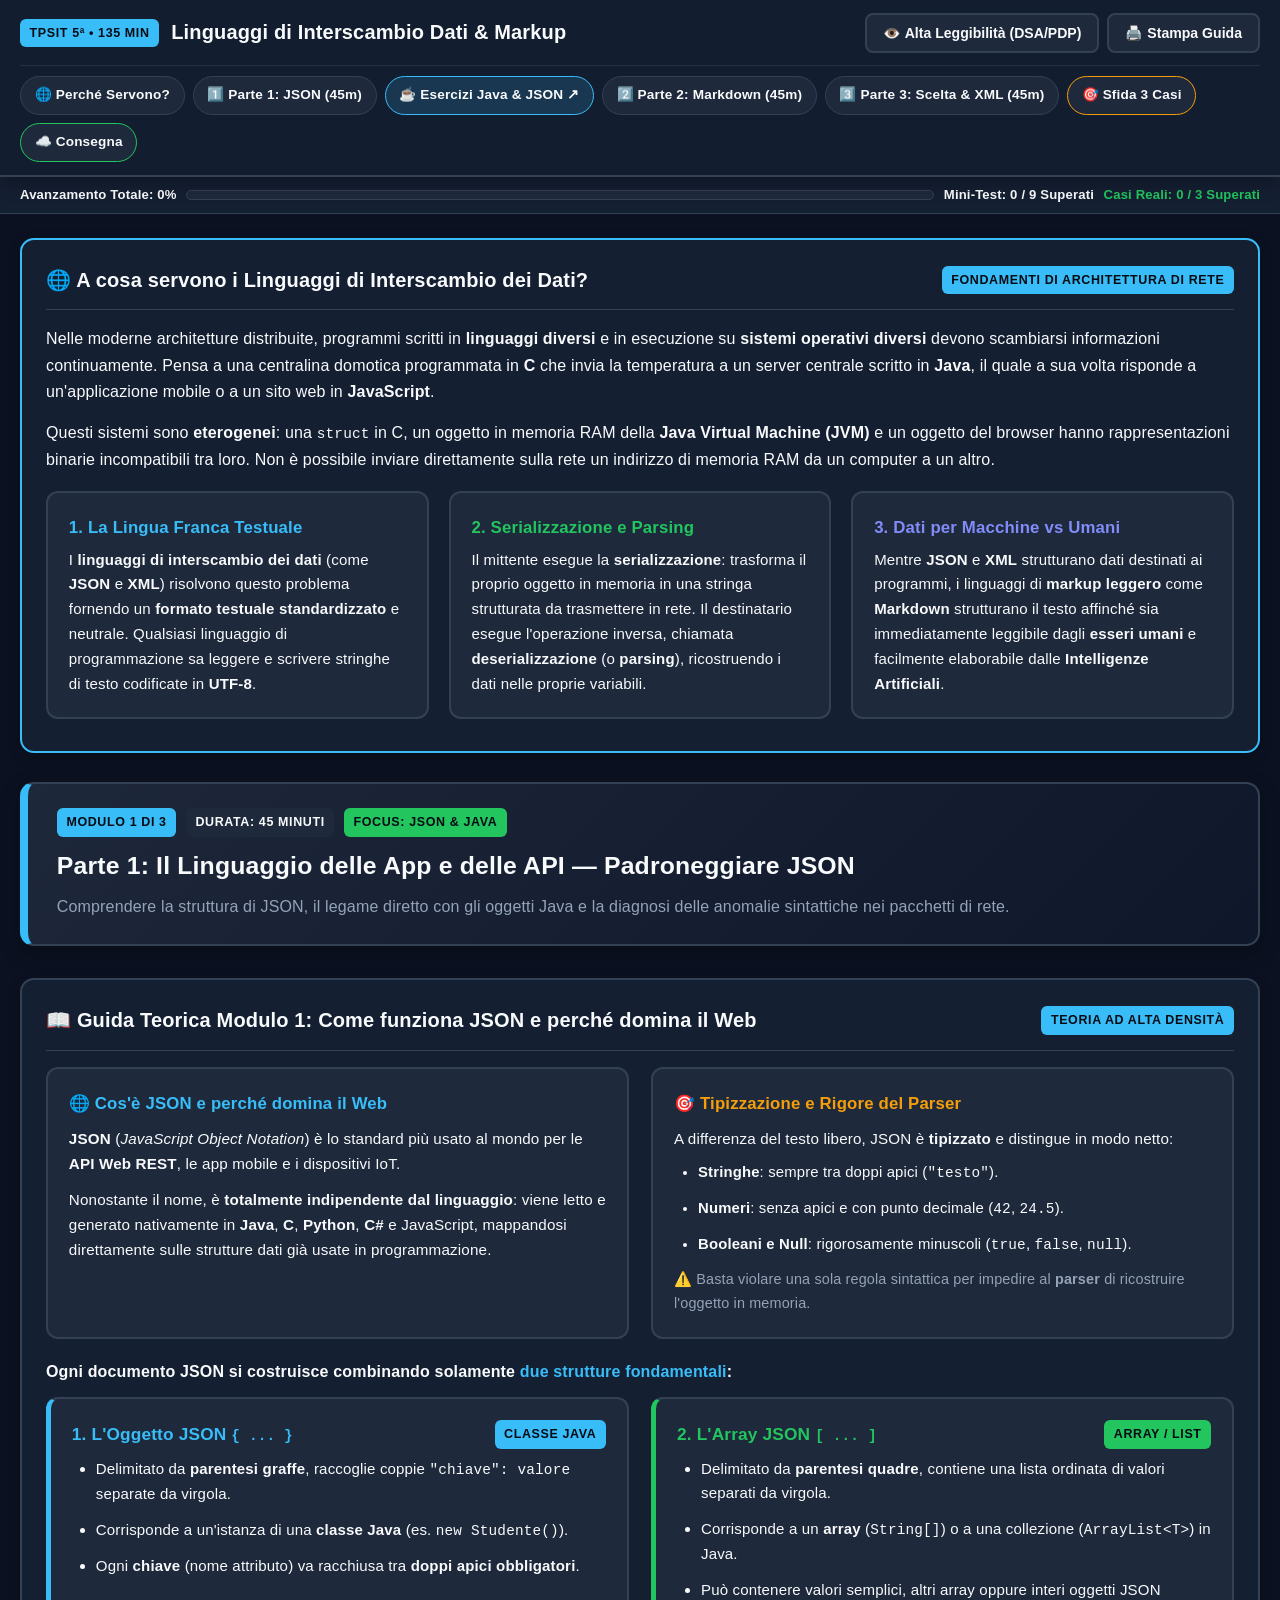
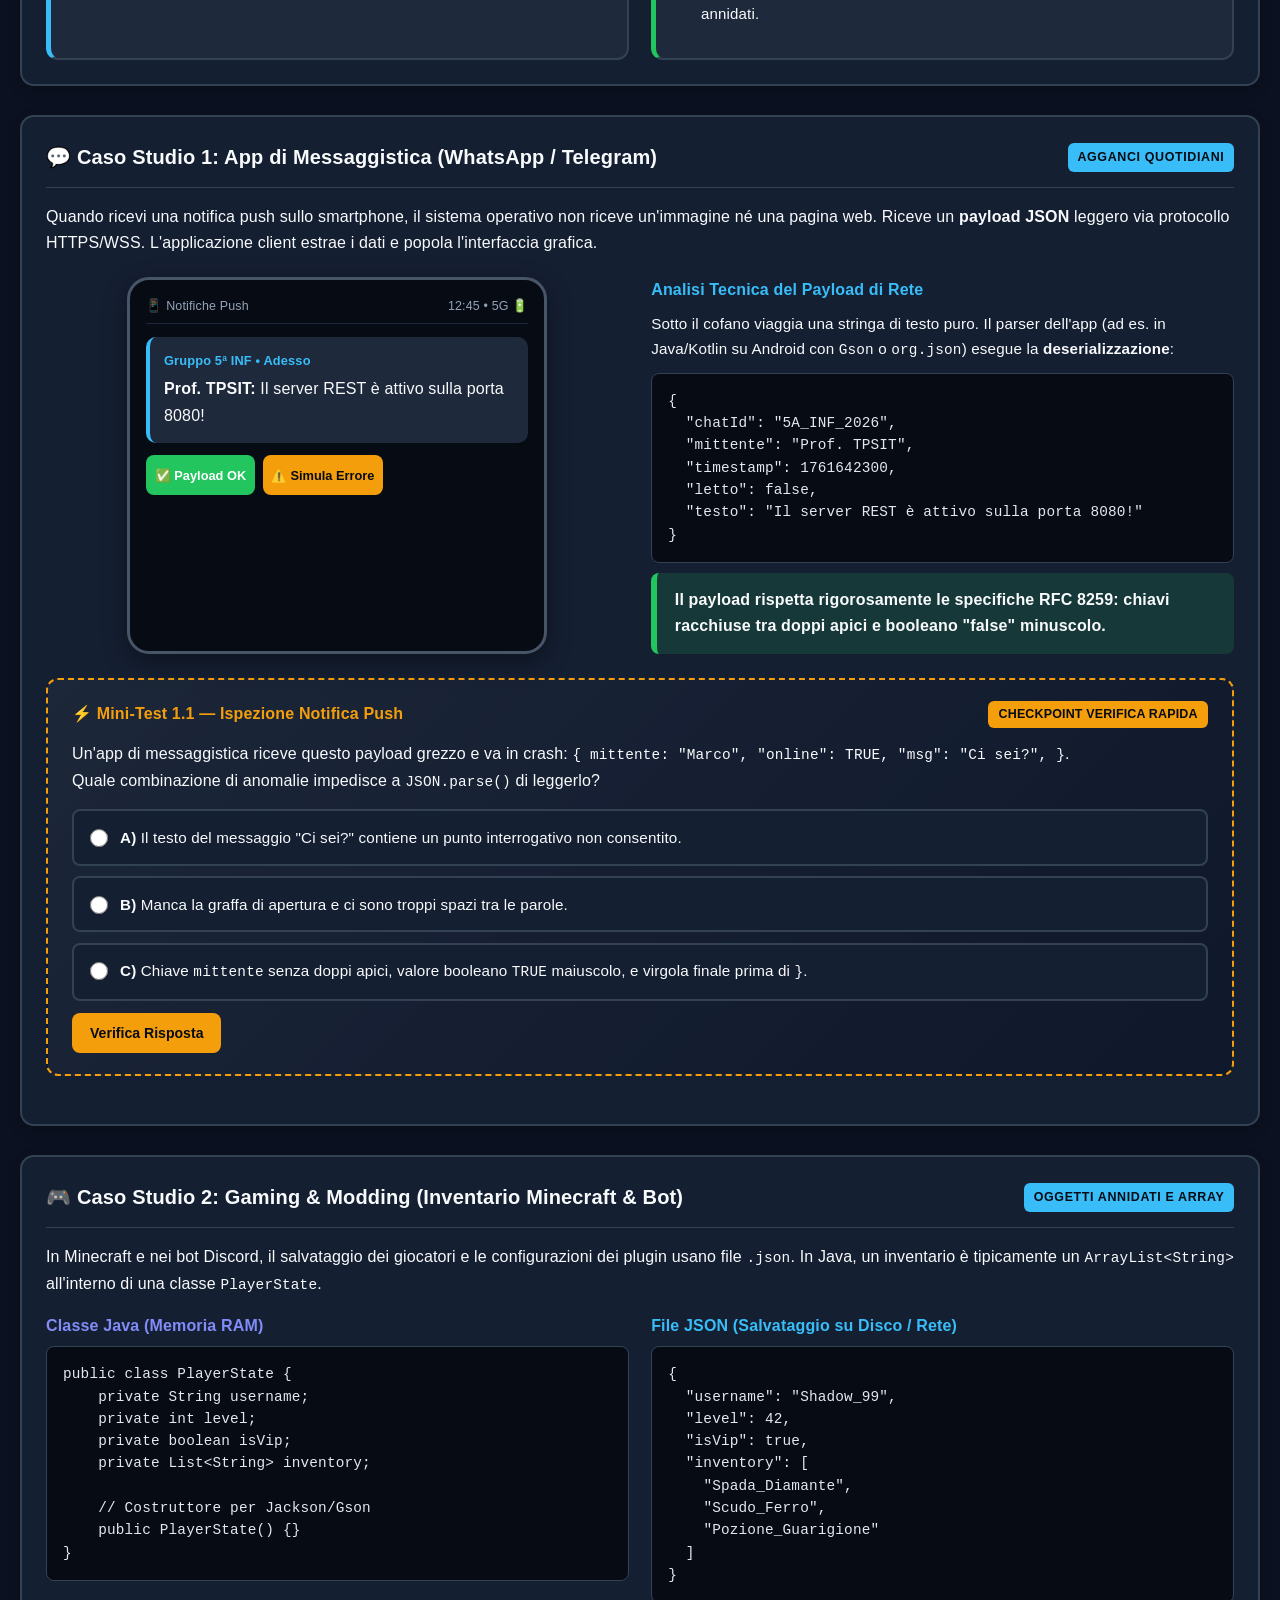
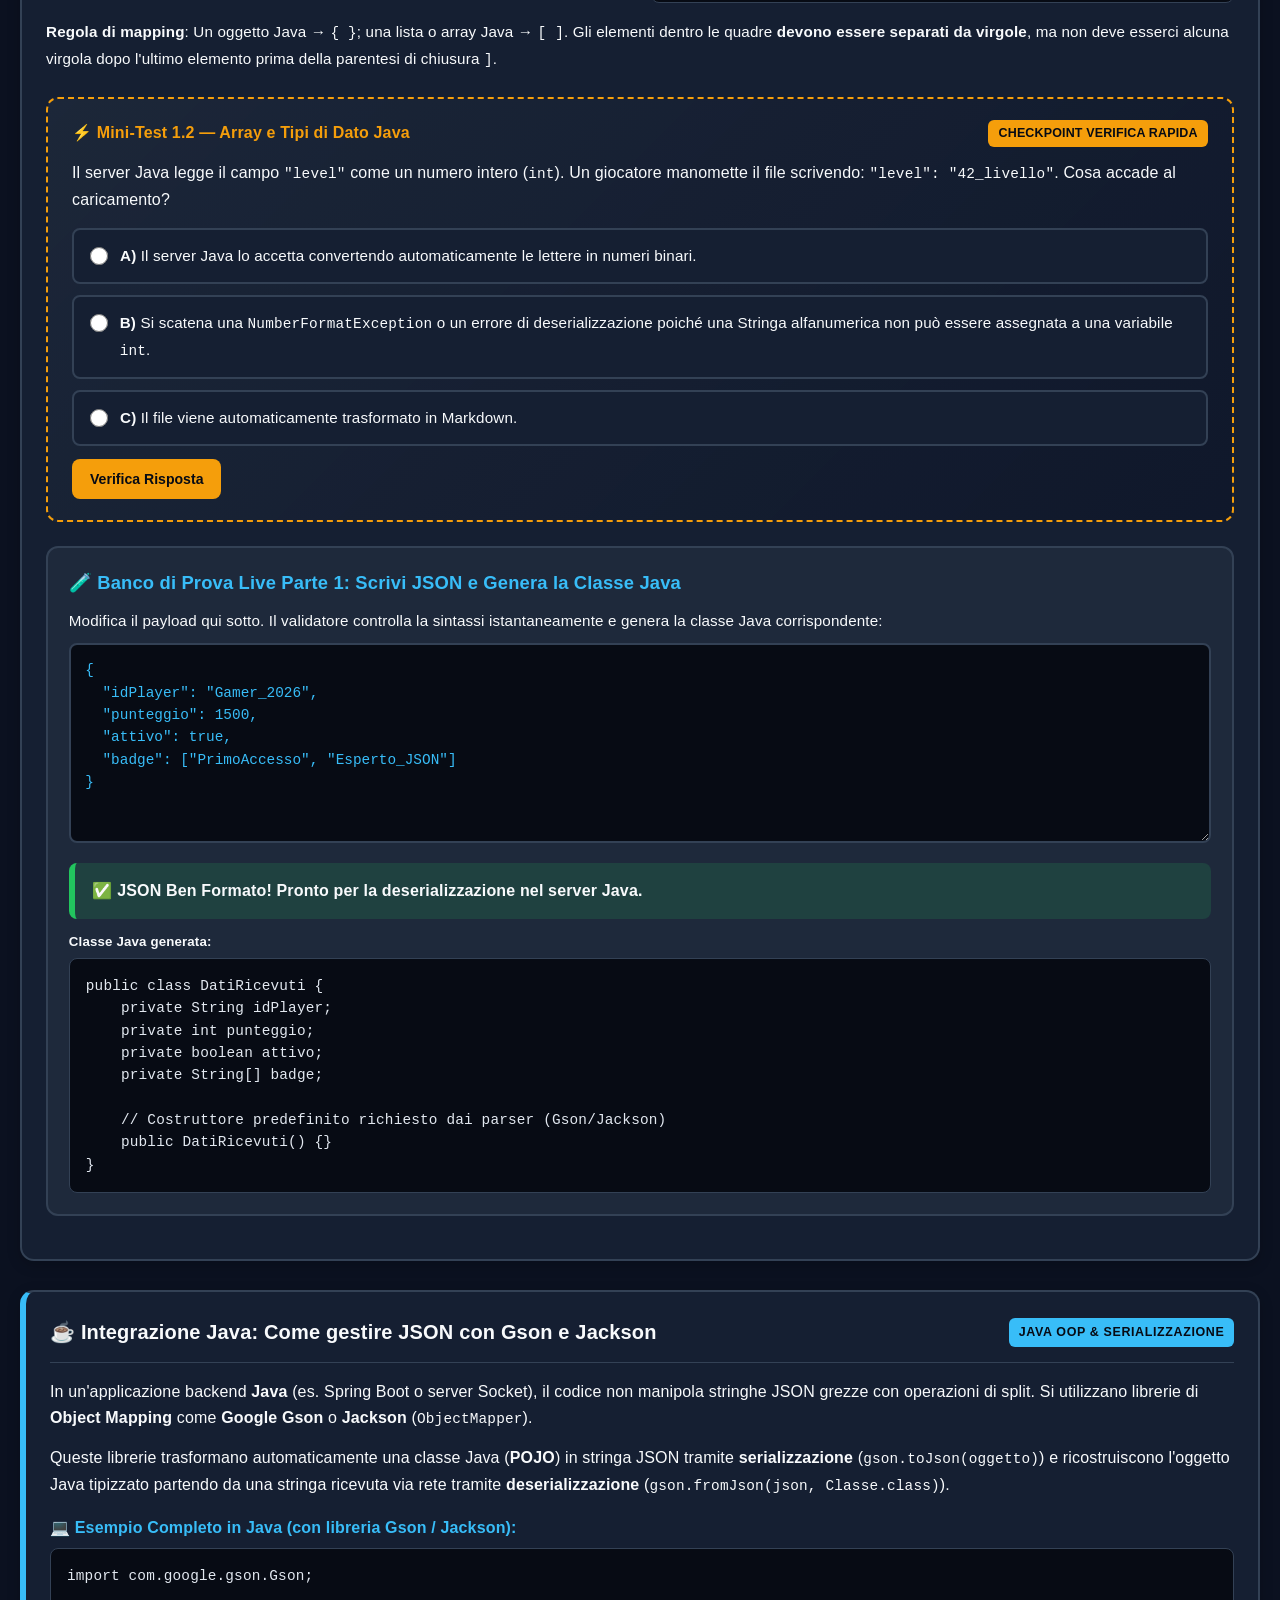
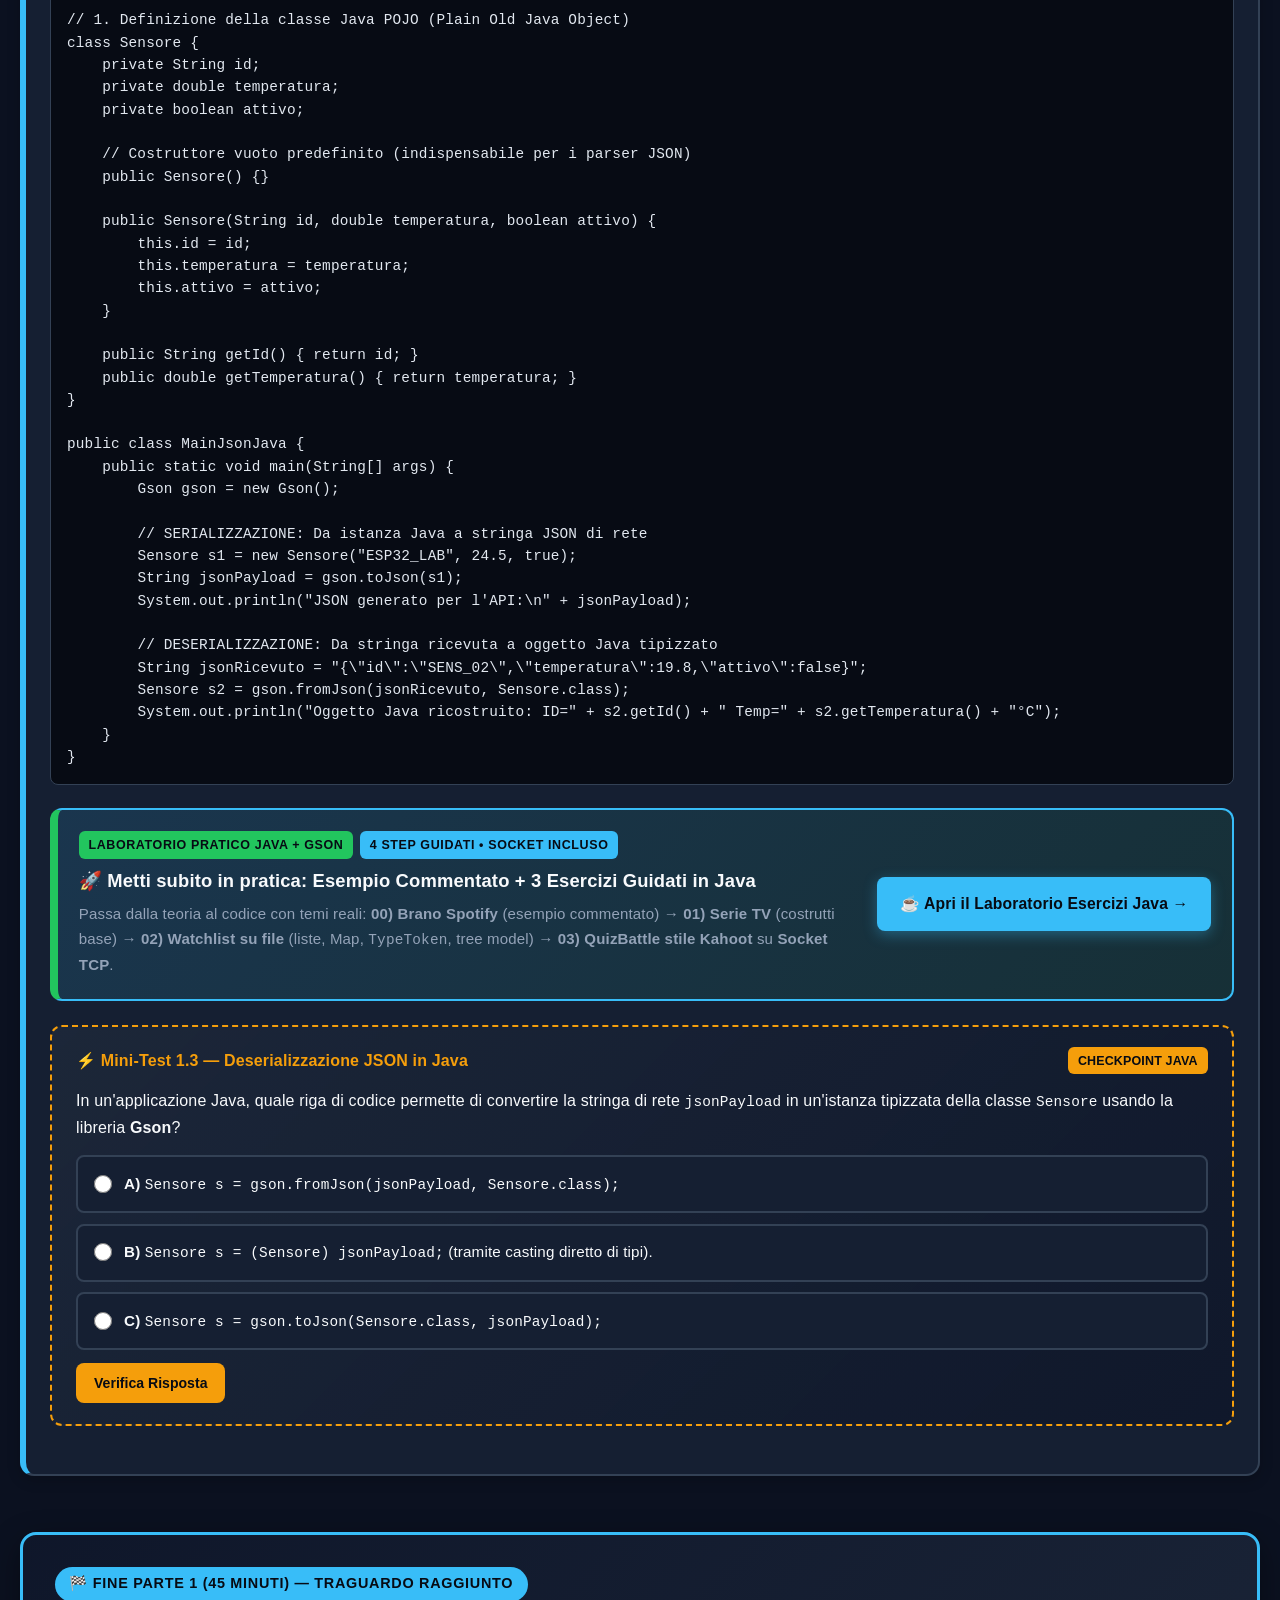
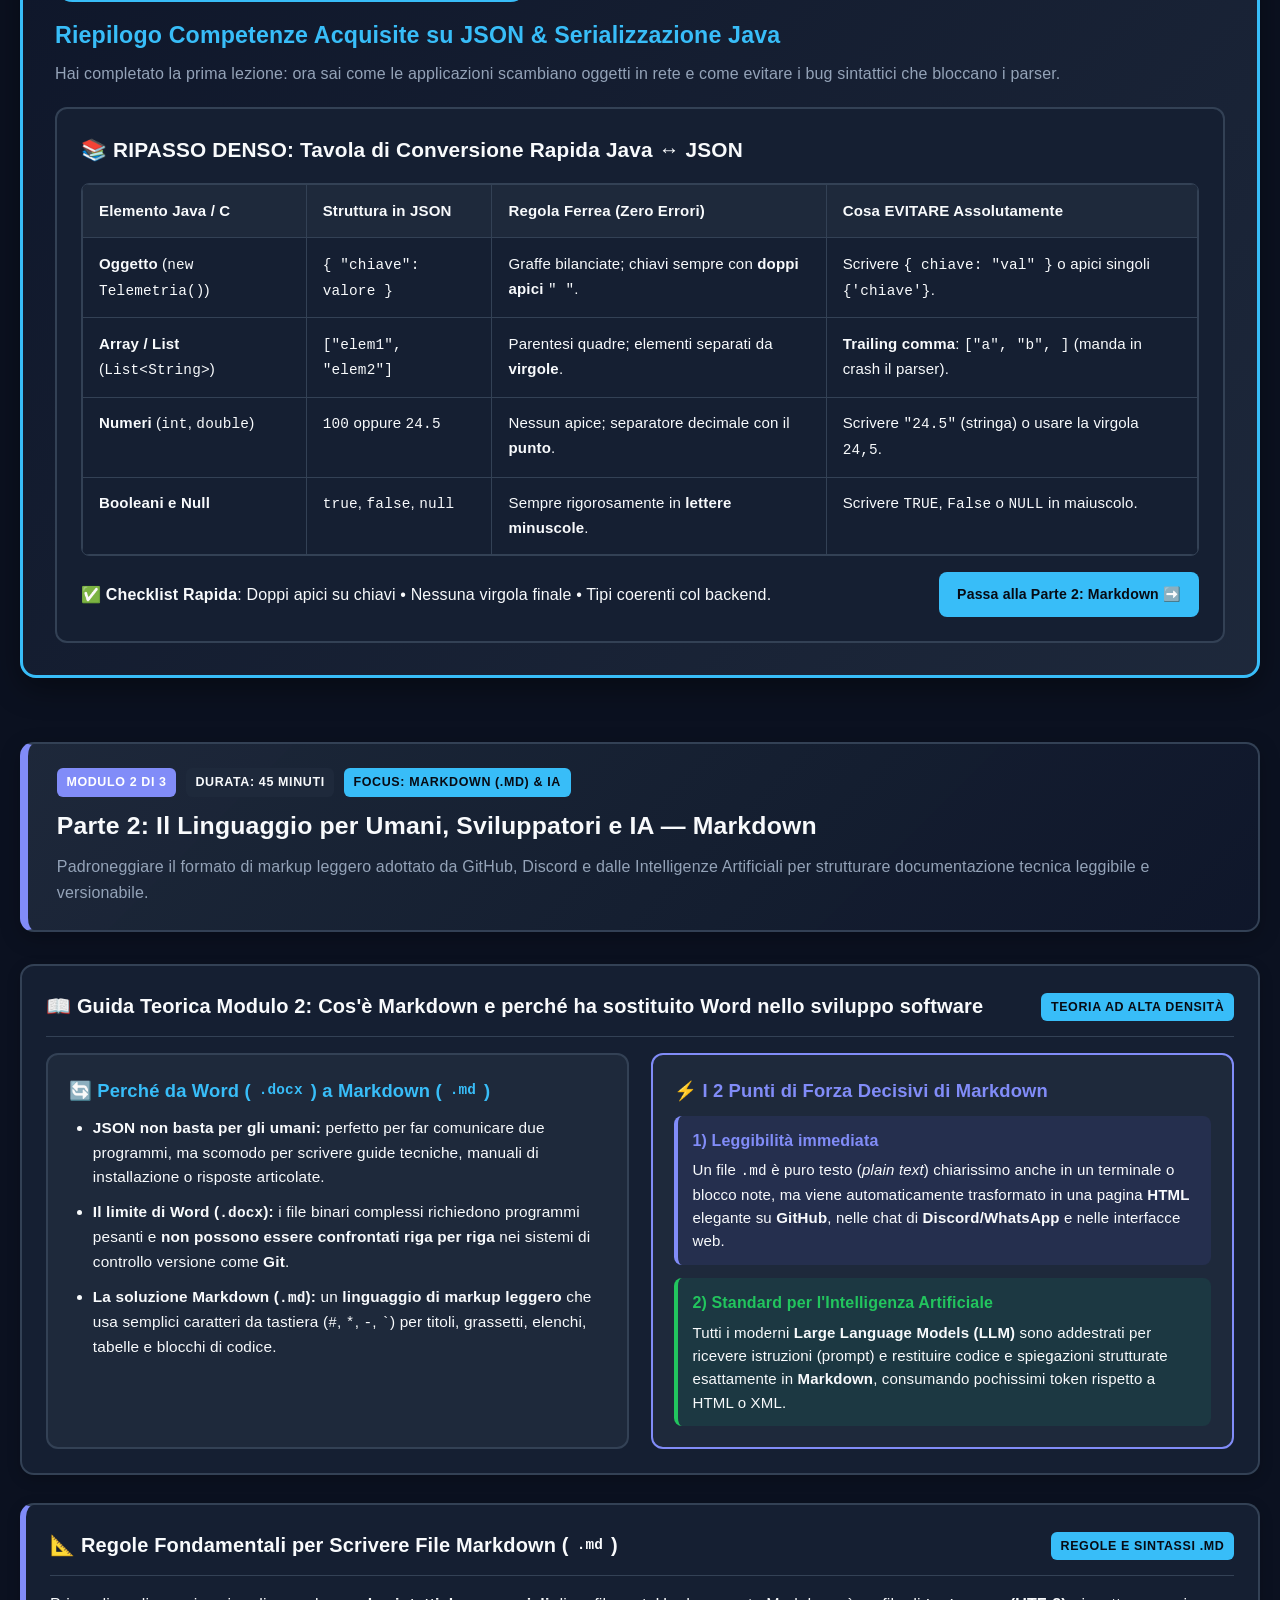
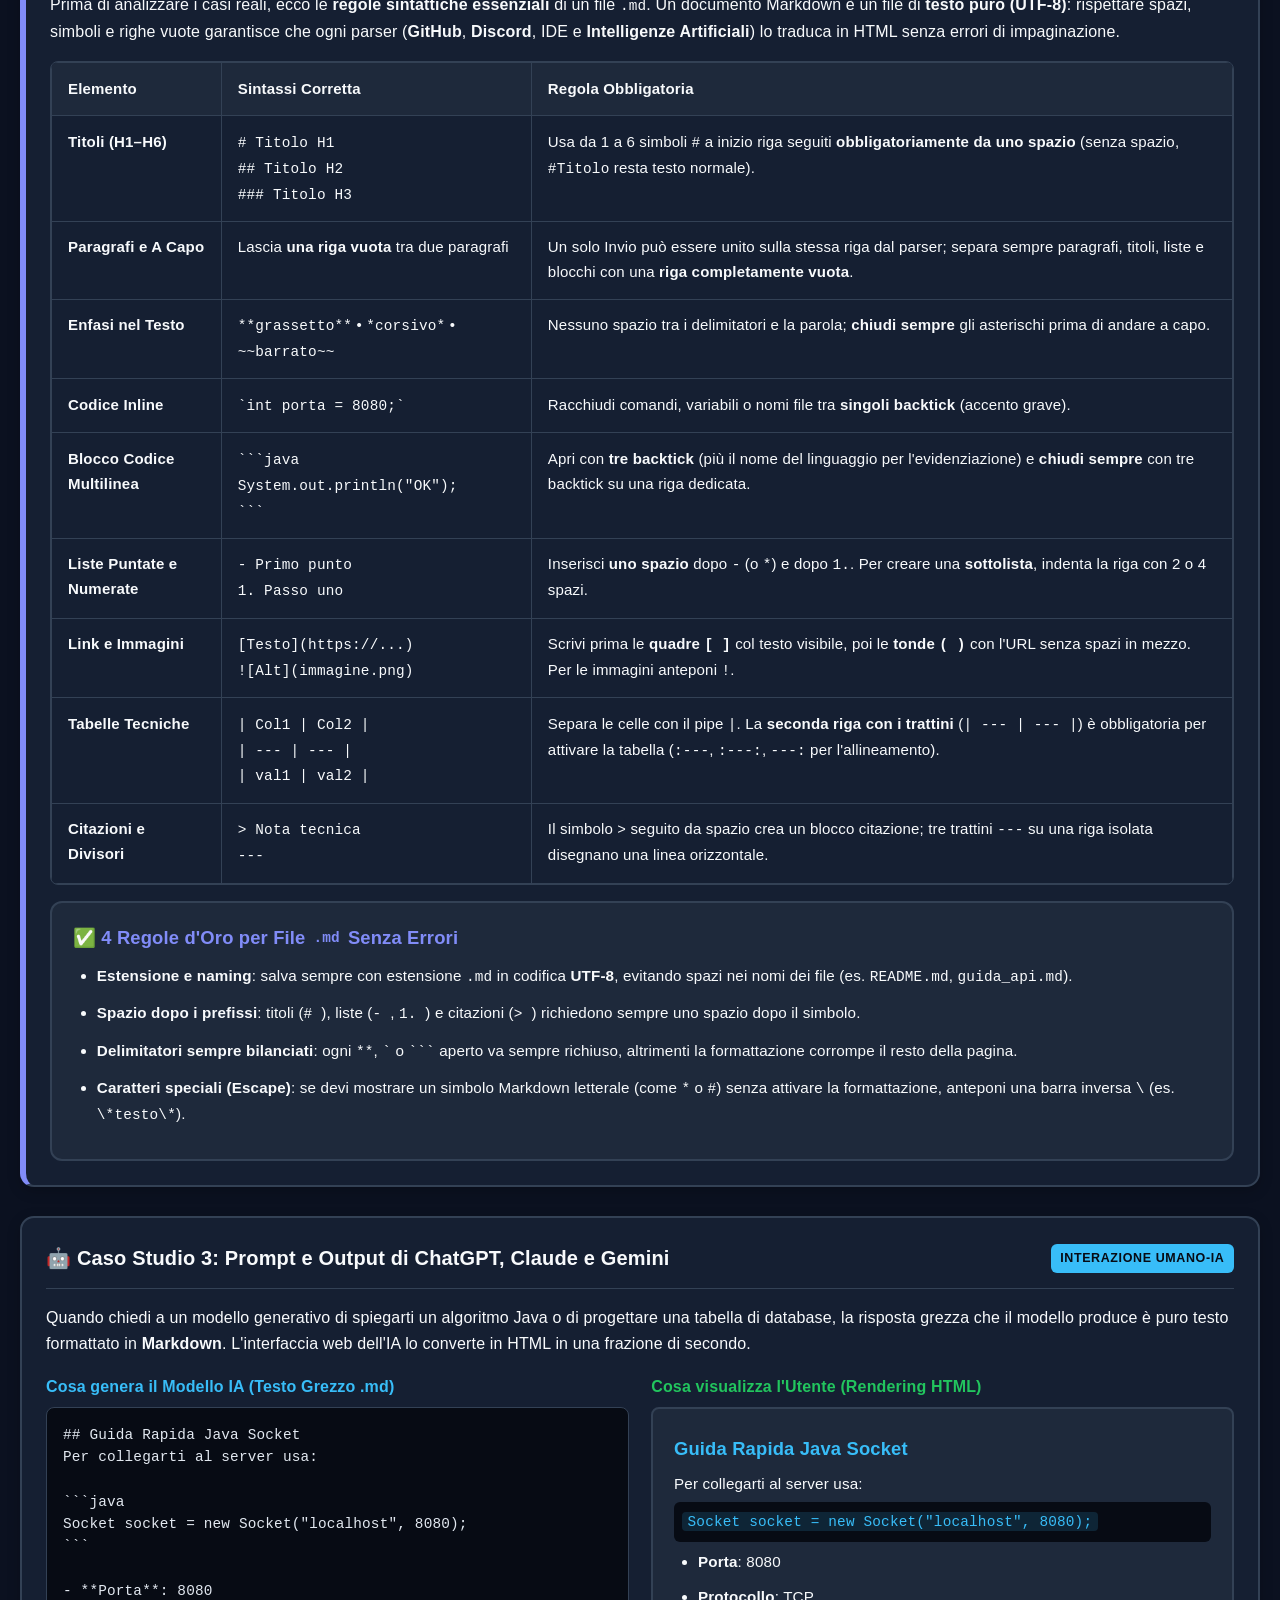
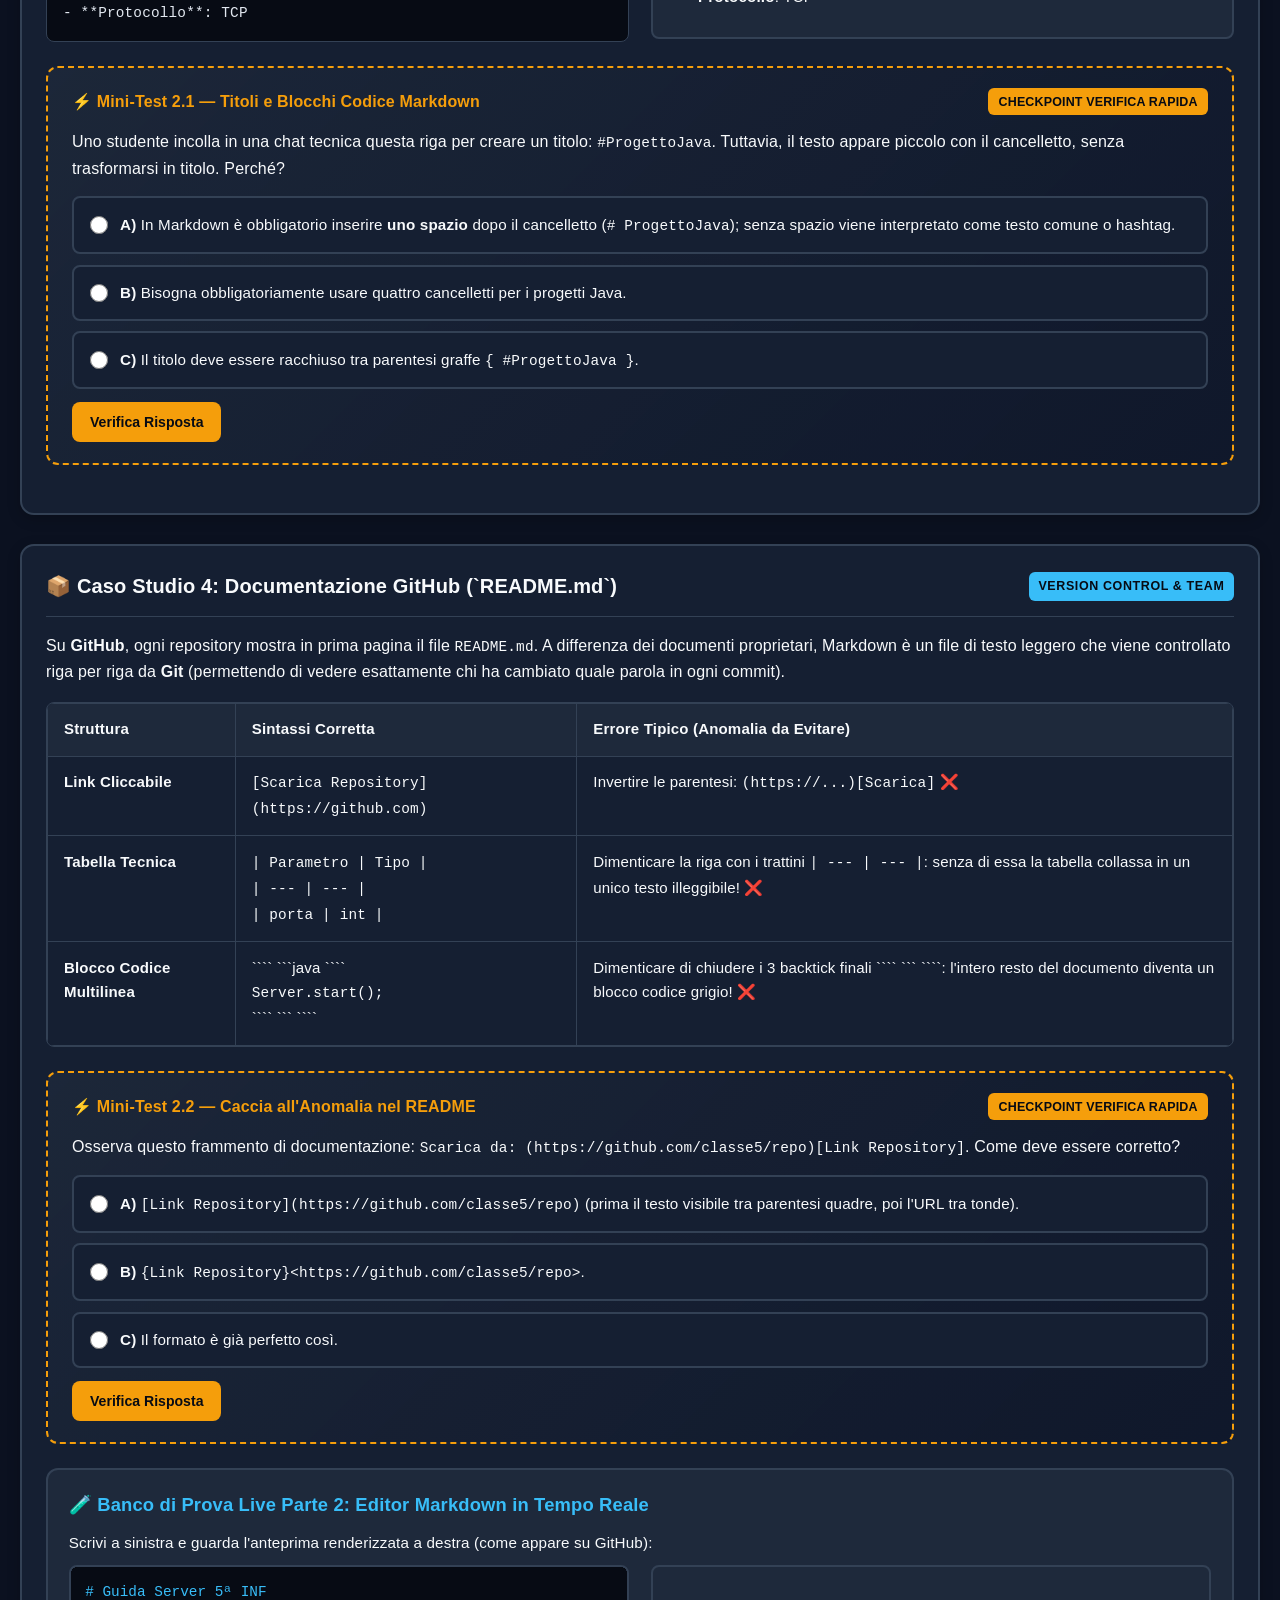
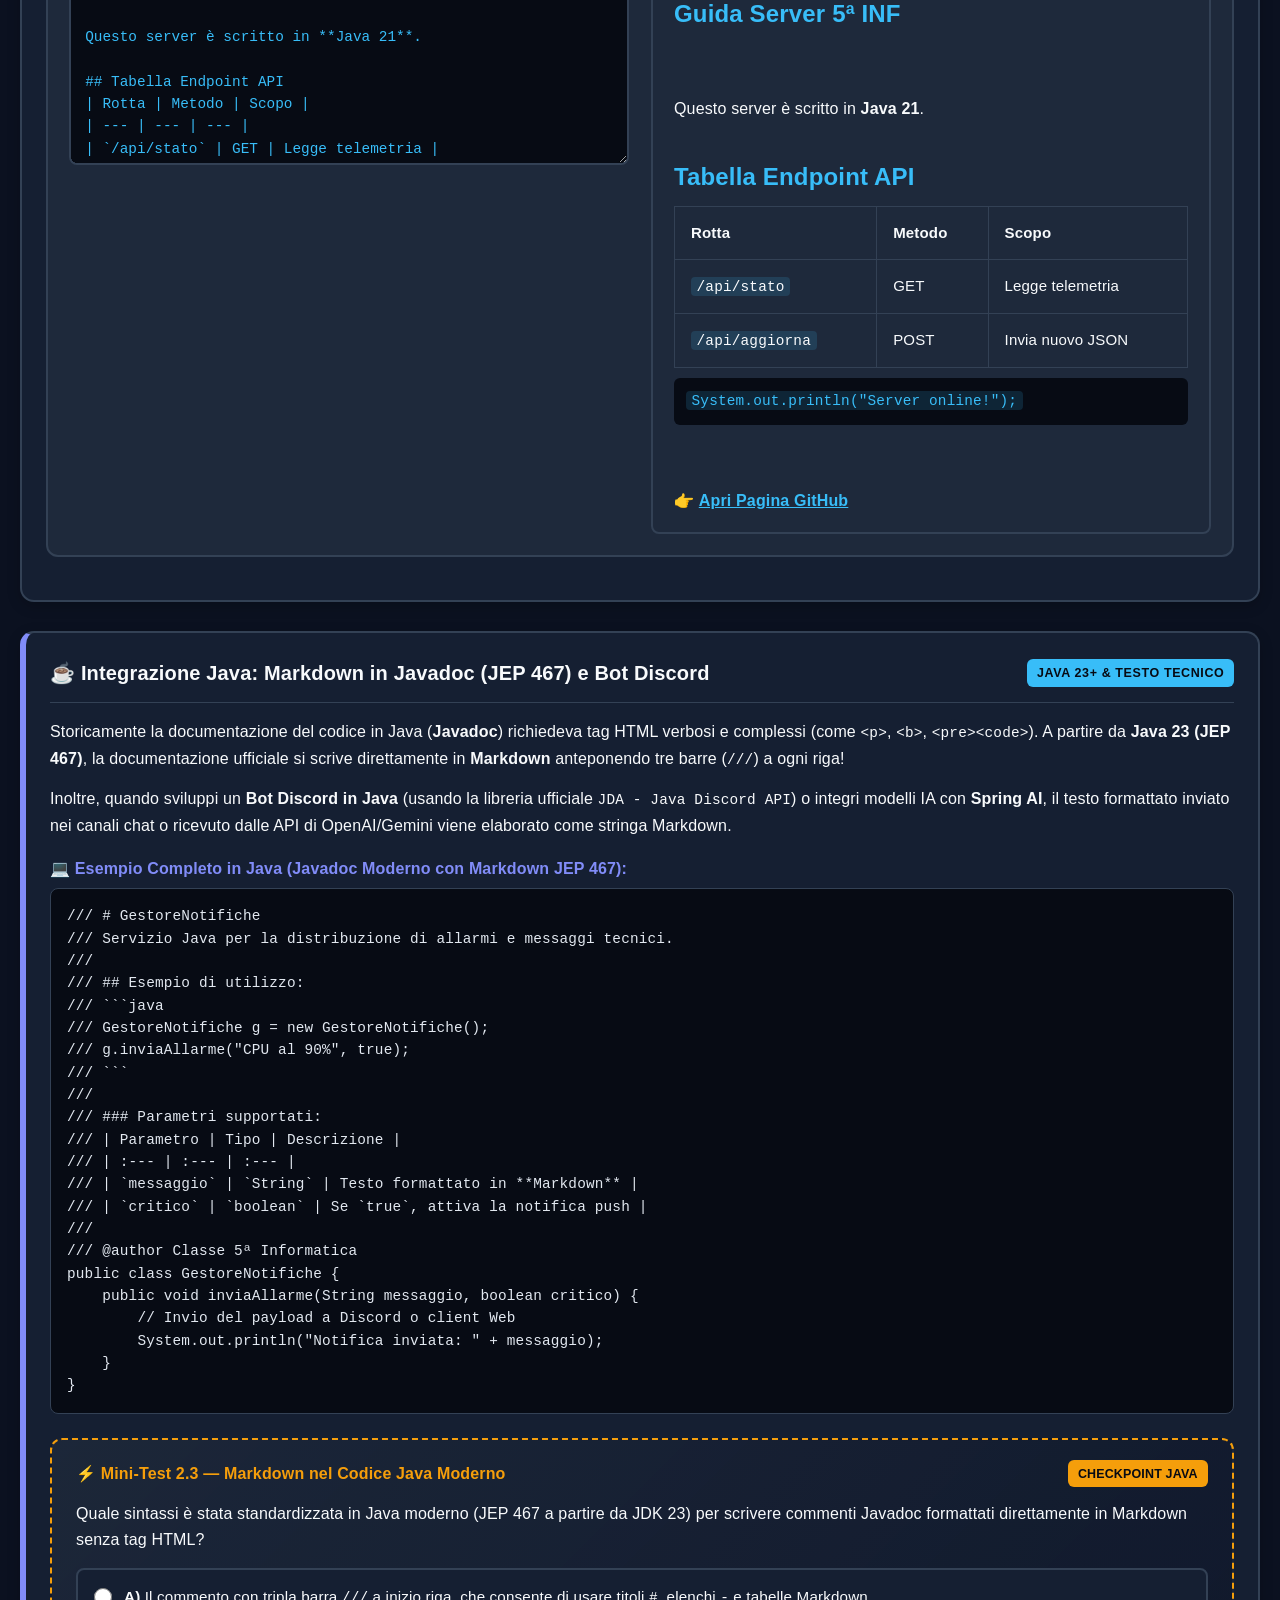
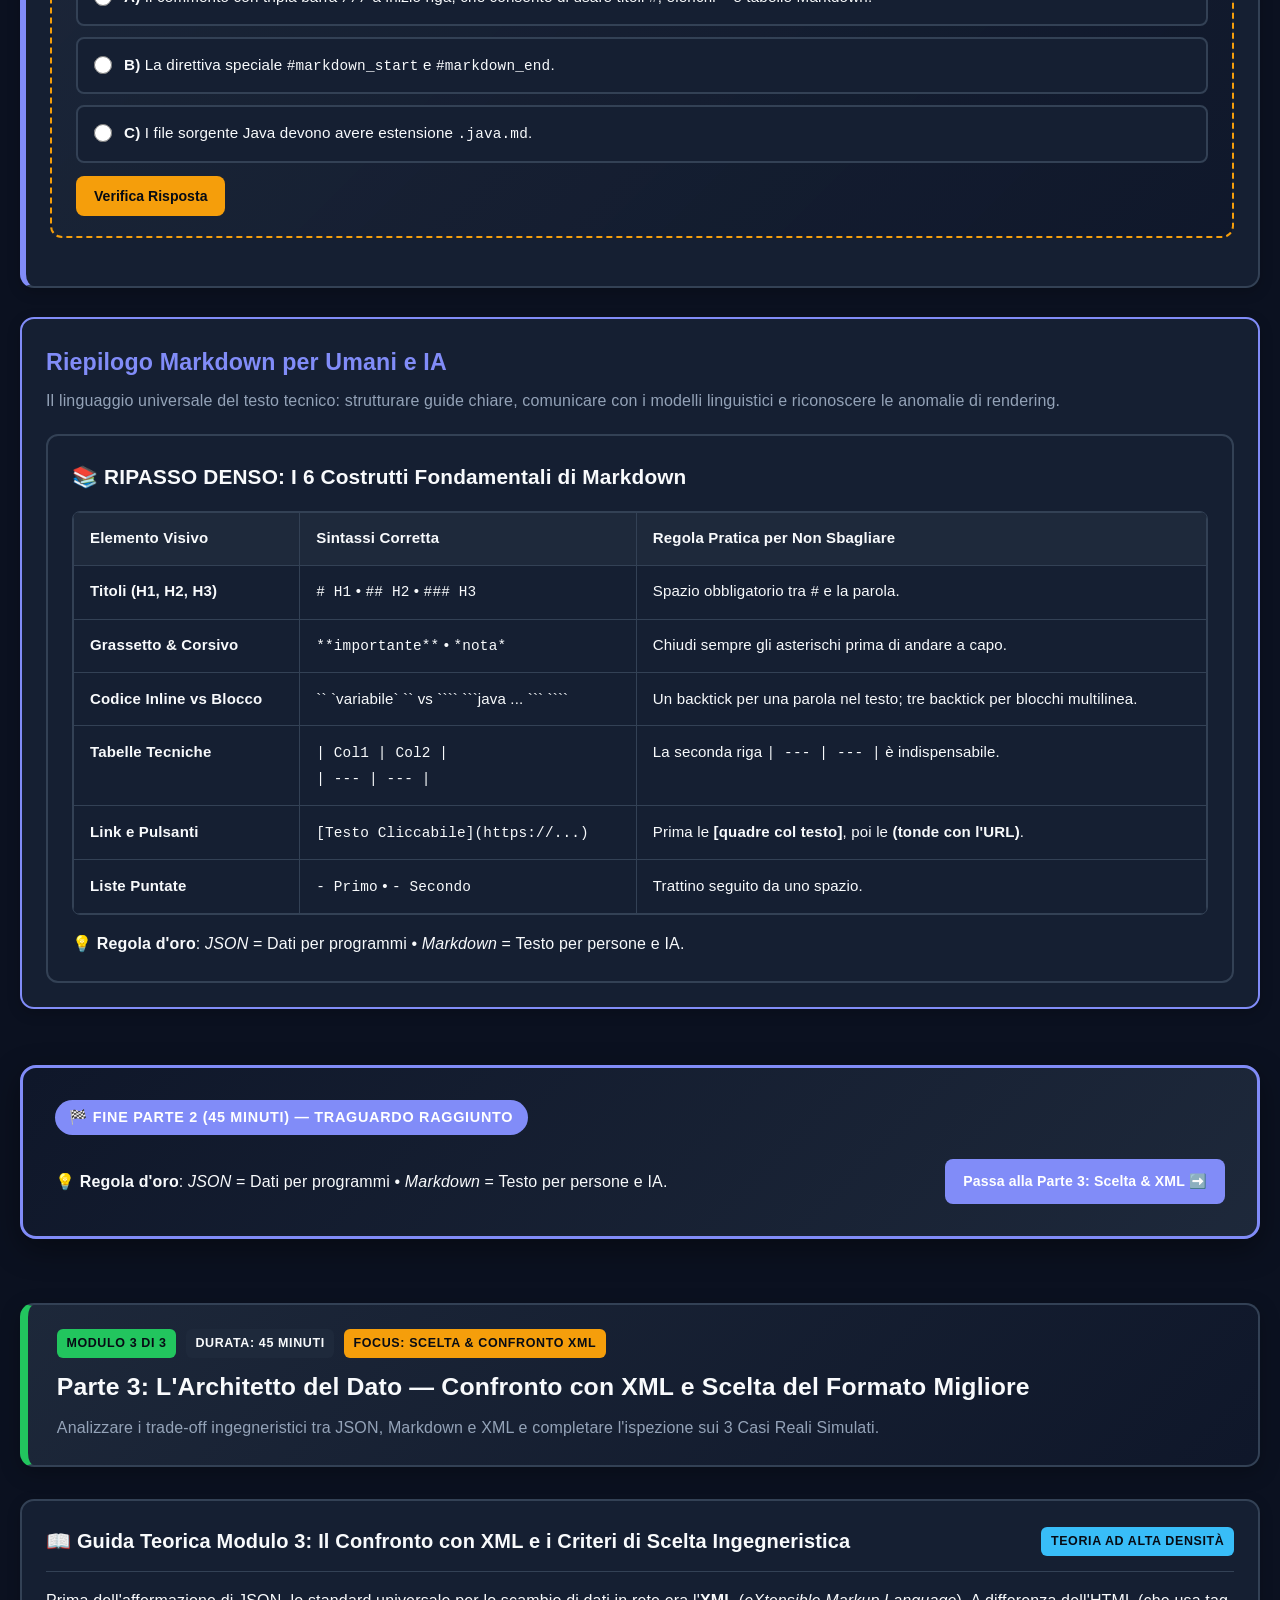
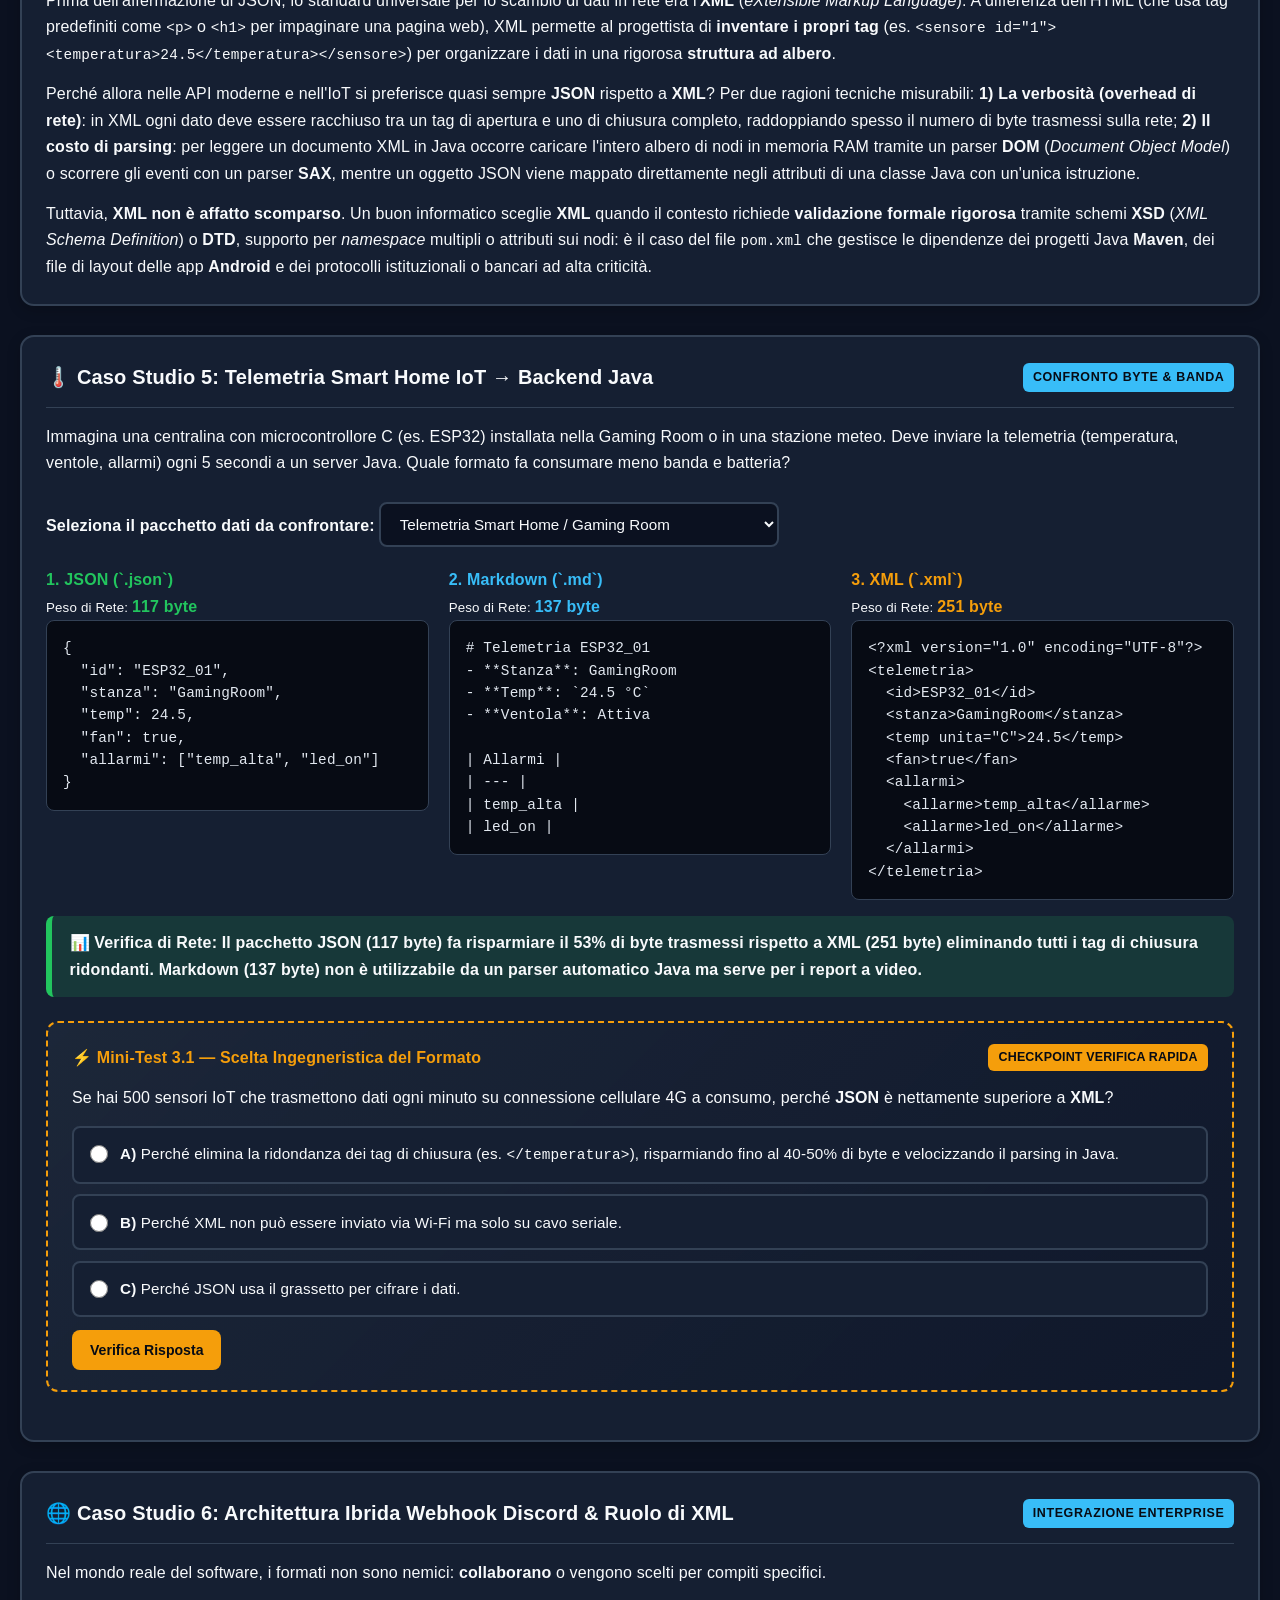
<file: index.html>
<!DOCTYPE html>
<html lang="it">
<head>
  <meta charset="UTF-8" />
  <meta name="viewport" content="width=device-width, initial-scale=1.0, maximum-scale=5.0" />
  <title>TPSIT 5ª — Linguaggi di Interscambio Dati: JSON, Markdown e XML</title>
  <link rel="stylesheet" href="styles.css" />
</head>
<body>

  <!-- =======================================================================
       STICKY HEADER & PROGRESSO GLOBALE (OTTIMIZZATO PER PC 16:9 E SMARTPHONE 9:16)
       ======================================================================= -->
  <header class="app-header">
    <div class="header-inner">
      <div class="header-top">
        <div class="brand-wrap">
          <span class="badge-tag">TPSIT 5ª • 135 MIN</span>
          <h1>Linguaggi di Interscambio Dati & Markup</h1>
        </div>
        <div class="header-controls">
          <button id="btnToggleLegibility" class="btn btn-secondary" type="button" title="Modalità Alta Leggibilità e contrasto chiaro per PDP/DSA">
            👁️ Alta Leggibilità (DSA/PDP)
          </button>
          <button id="btnPrintWorksheet" class="btn btn-secondary" type="button" title="Stampa o Salva in PDF">
            🖨️ Stampa Guida
          </button>
        </div>
      </div>

      <!-- Barra di Scorrimento Rapido tra le 3 Parti -->
      <nav class="sticky-subnav" aria-label="Navigazione tra le tre parti">
        <a href="#intro-interscambio" class="nav-link-btn">🌐 Perché Servono?</a>
        <a href="#parte1" class="nav-link-btn">1️⃣ Parte 1: JSON (45m)</a>
        <a href="esercizi-java-json.html" class="nav-link-btn" style="border-color: var(--accent-blue); background: rgba(56, 189, 248, 0.16);">☕ Esercizi Java &amp; JSON ↗</a>
        <a href="#parte2" class="nav-link-btn">2️⃣ Parte 2: Markdown (45m)</a>
        <a href="#parte3" class="nav-link-btn">3️⃣ Parte 3: Scelta & XML (45m)</a>
        <a href="#sfida-finale" class="nav-link-btn" style="border-color: var(--accent-amber);">🎯 Sfida 3 Casi</a>
        <a href="#consegna" class="nav-link-btn" style="border-color: var(--accent-green);">☁️ Consegna</a>
      </nav>
    </div>
  </header>

  <!-- BARRA DI AVANZAMENTO LIVE (MINI-TEST E SFIDE) -->
  <div class="global-progress-wrap">
    <div class="progress-inner">
      <span id="progressSummaryLabel">Avanzamento Totale: <strong>0%</strong></span>
      <div class="progress-track" aria-label="Progresso verifiche interattive">
        <div id="globalProgressBar" class="progress-bar-fill"></div>
      </div>
      <span id="miniTestsScoreBadge">Mini-Test: 0 / 9 Superati</span>
      <span id="casesScoreBadge" style="color: var(--accent-green);">Casi Reali: 0 / 3</span>
    </div>
  </div>

  <main class="container">

    <!-- =======================================================================
         SEZIONE INTRODUTTIVA: A COSA SERVONO I LINGUAGGI DI INTERSCAMBIO DATI
         ======================================================================= -->
    <section id="intro-interscambio" class="card" style="margin-top: 1rem; border-color: var(--accent-blue);">
      <div class="card-header">
        <h2 class="card-title">🌐 A cosa servono i Linguaggi di Interscambio dei Dati?</h2>
        <span class="badge-tag">FONDAMENTI DI ARCHITETTURA DI RETE</span>
      </div>

      <p style="margin-bottom: 0.9rem;">
        Nelle moderne architetture distribuite, programmi scritti in <strong>linguaggi diversi</strong> e in esecuzione su <strong>sistemi operativi diversi</strong> devono scambiarsi informazioni continuamente. Pensa a una centralina domotica programmata in <strong>C</strong> che invia la temperatura a un server centrale scritto in <strong>Java</strong>, il quale a sua volta risponde a un'applicazione mobile o a un sito web in <strong>JavaScript</strong>.
      </p>

      <p style="margin-bottom: 0.9rem;">
        Questi sistemi sono <strong>eterogenei</strong>: una <code>struct</code> in C, un oggetto in memoria RAM della <strong>Java Virtual Machine (JVM)</strong> e un oggetto del browser hanno rappresentazioni binarie incompatibili tra loro. Non è possibile inviare direttamente sulla rete un indirizzo di memoria RAM da un computer a un altro.
      </p>

      <div class="grid-3" style="margin-top: 1.1rem; margin-bottom: 0.5rem;">
        <div class="case-study-box" style="margin: 0;">
          <h3 style="font-size: 1.05rem; color: var(--accent-blue); margin-bottom: 0.4rem;">1. La Lingua Franca Testuale</h3>
          <p style="font-size: 0.94rem;">
            I <strong>linguaggi di interscambio dei dati</strong> (come <strong>JSON</strong> e <strong>XML</strong>) risolvono questo problema fornendo un <strong>formato testuale standardizzato</strong> e neutrale. Qualsiasi linguaggio di programmazione sa leggere e scrivere stringhe di testo codificate in <strong>UTF-8</strong>.
          </p>
        </div>

        <div class="case-study-box" style="margin: 0;">
          <h3 style="font-size: 1.05rem; color: var(--accent-green); margin-bottom: 0.4rem;">2. Serializzazione e Parsing</h3>
          <p style="font-size: 0.94rem;">
            Il mittente esegue la <strong>serializzazione</strong>: trasforma il proprio oggetto in memoria in una stringa strutturata da trasmettere in rete. Il destinatario esegue l'operazione inversa, chiamata <strong>deserializzazione</strong> (o <strong>parsing</strong>), ricostruendo i dati nelle proprie variabili.
          </p>
        </div>

        <div class="case-study-box" style="margin: 0;">
          <h3 style="font-size: 1.05rem; color: var(--accent-indigo); margin-bottom: 0.4rem;">3. Dati per Macchine vs Umani</h3>
          <p style="font-size: 0.94rem;">
            Mentre <strong>JSON</strong> e <strong>XML</strong> strutturano dati destinati ai programmi, i linguaggi di <strong>markup leggero</strong> come <strong>Markdown</strong> strutturano il testo affinché sia immediatamente leggibile dagli <strong>esseri umani</strong> e facilmente elaborabile dalle <strong>Intelligenze Artificiali</strong>.
          </p>
        </div>
      </div>
    </section>

    <!-- =======================================================================
         PARTE 1: IL LINGUAGGIO DELLE MACCHINE E DELLE API — JSON (45 MINUTI)
         ======================================================================= -->
    <section id="parte1" class="lesson-part-section">

      <!-- BANNER INTESTAZIONE PARTE 1 -->
      <div class="part-header-banner">
        <div class="part-meta">
          <span class="badge-tag">MODULO 1 DI 3</span>
          <span class="badge-tag" style="background: var(--bg-elevated); color: var(--text-main);">DURATA: 45 MINUTI</span>
          <span class="badge-tag" style="background: var(--accent-green); color: #070b14;">FOCUS: JSON & JAVA</span>
        </div>
        <h2 class="part-title">Parte 1: Il Linguaggio delle App e delle API — Padroneggiare JSON</h2>
        <p class="part-desc">
          Comprendere la struttura di JSON, il legame diretto con gli oggetti Java e la diagnosi delle anomalie sintattiche nei pacchetti di rete.
        </p>
      </div>

      <!-- SPIEGAZIONE DISCORSIVA DEL MODULO 1 (JSON) -->
      <div class="card">
        <div class="card-header">
          <h3 class="card-title">📖 Guida Teorica Modulo 1: Come funziona JSON e perché domina il Web</h3>
          <span class="badge-tag">TEORIA AD ALTA DENSITÀ</span>
        </div>

        <!-- Due colonne: Panoramica & Tipizzazione -->
        <div class="grid-2" style="margin-bottom: 1.25rem;">
          <div class="case-study-box" style="margin: 0;">
            <h4 style="font-size: 1.05rem; color: var(--accent-blue); margin-bottom: 0.55rem;">🌐 Cos'è JSON e perché domina il Web</h4>
            <p style="font-size: 0.95rem; margin-bottom: 0.65rem;">
              <strong>JSON</strong> (<em>JavaScript Object Notation</em>) è lo standard più usato al mondo per le <strong>API Web REST</strong>, le app mobile e i dispositivi IoT.
            </p>
            <p style="font-size: 0.95rem;">
              Nonostante il nome, è <strong>totalmente indipendente dal linguaggio</strong>: viene letto e generato nativamente in <strong>Java</strong>, <strong>C</strong>, <strong>Python</strong>, <strong>C#</strong> e JavaScript, mappandosi direttamente sulle strutture dati già usate in programmazione.
            </p>
          </div>

          <div class="case-study-box" style="margin: 0;">
            <h4 style="font-size: 1.05rem; color: var(--accent-amber); margin-bottom: 0.55rem;">🎯 Tipizzazione e Rigore del Parser</h4>
            <p style="font-size: 0.95rem; margin-bottom: 0.55rem;">
              A differenza del testo libero, JSON è <strong>tipizzato</strong> e distingue in modo netto:
            </p>
            <ul class="accessible-list" style="font-size: 0.93rem; margin-bottom: 0.55rem;">
              <li><strong>Stringhe</strong>: sempre tra doppi apici (<code>"testo"</code>).</li>
              <li><strong>Numeri</strong>: senza apici e con punto decimale (<code>42</code>, <code>24.5</code>).</li>
              <li><strong>Booleani e Null</strong>: rigorosamente minuscoli (<code>true</code>, <code>false</code>, <code>null</code>).</li>
            </ul>
            <p style="font-size: 0.9rem; color: var(--text-muted);">
              ⚠️ Basta violare una sola regola sintattica per impedire al <strong>parser</strong> di ricostruire l'oggetto in memoria.
            </p>
          </div>
        </div>

        <!-- Due punti evidenziati: le 2 strutture fondamentali -->
        <p style="font-weight: 700; margin-bottom: 0.75rem; font-size: 1rem;">
          Ogni documento JSON si costruisce combinando solamente <strong style="color: var(--accent-blue);">due strutture fondamentali</strong>:
        </p>

        <div class="grid-2">
          <div class="case-study-box" style="margin: 0; border-left: 5px solid var(--accent-blue);">
            <div style="display: flex; justify-content: space-between; align-items: center; gap: 0.5rem; margin-bottom: 0.5rem; flex-wrap: wrap;">
              <h4 style="font-size: 1.08rem; color: var(--accent-blue); margin: 0;">1. L'Oggetto JSON <code>{ ... }</code></h4>
              <span class="badge-tag" style="background: var(--accent-blue); color: #070b14;">CLASSE JAVA</span>
            </div>
            <ul class="accessible-list" style="font-size: 0.94rem;">
              <li>Delimitato da <strong>parentesi graffe</strong>, raccoglie coppie <code>"chiave": valore</code> separate da virgola.</li>
              <li>Corrisponde a un'istanza di una <strong>classe Java</strong> (es. <code>new Studente()</code>).</li>
              <li>Ogni <strong>chiave</strong> (nome attributo) va racchiusa tra <strong>doppi apici obbligatori</strong>.</li>
            </ul>
          </div>

          <div class="case-study-box" style="margin: 0; border-left: 5px solid var(--accent-green);">
            <div style="display: flex; justify-content: space-between; align-items: center; gap: 0.5rem; margin-bottom: 0.5rem; flex-wrap: wrap;">
              <h4 style="font-size: 1.08rem; color: var(--accent-green); margin: 0;">2. L'Array JSON <code>[ ... ]</code></h4>
              <span class="badge-tag" style="background: var(--accent-green); color: #070b14;">ARRAY / LIST</span>
            </div>
            <ul class="accessible-list" style="font-size: 0.94rem;">
              <li>Delimitato da <strong>parentesi quadre</strong>, contiene una lista ordinata di valori separati da virgola.</li>
              <li>Corrisponde a un <strong>array</strong> (<code>String[]</code>) o a una collezione (<code>ArrayList&lt;T&gt;</code>) in Java.</li>
              <li>Può contenere valori semplici, altri array oppure interi oggetti JSON annidati.</li>
            </ul>
          </div>
        </div>
      </div>

      <!-- CASO STUDIO 1: APP DI MESSAGGISTICA & NOTIFICHE PUSH -->
      <div class="card">
        <div class="card-header">
          <h3 class="card-title">💬 Caso Studio 1: App di Messaggistica (WhatsApp / Telegram)</h3>
          <span class="badge-tag">AGGANCI QUOTIDIANI</span>
        </div>

        <p>
          Quando ricevi una notifica push sullo smartphone, il sistema operativo non riceve un'immagine né una pagina web. Riceve un <strong>payload JSON</strong> leggero via protocollo HTTPS/WSS. L'applicazione client estrae i dati e popola l'interfaccia grafica.
        </p>

        <div class="grid-2" style="margin-top: 1.25rem;">
          <!-- Mockup Smartphone (Ottimizzato 9:16) -->
          <div class="phone-mockup-frame">
            <div class="phone-mockup-top">
              <span>📱 Notifiche Push</span>
              <span>12:45 • 5G 🔋</span>
            </div>
            <div id="hook1VisualBubble" class="msg-bubble">
              <div style="font-size: 0.8rem; color: var(--accent-blue); font-weight: 800;">Gruppo 5ª INF • Adesso</div>
              <p style="margin-top: 0.3rem;"><strong>Prof. TPSIT:</strong> Il server REST è attivo sulla porta 8080!</p>
            </div>
            <div style="display: flex; gap: 0.5rem; margin-top: 0.8rem;">
              <button id="btnHook1Normal" class="btn btn-success" type="button" style="font-size: 0.8rem; padding: 0.4rem;">✅ Payload OK</button>
              <button id="btnHook1Broken" class="btn btn-amber" type="button" style="font-size: 0.8rem; padding: 0.4rem;">⚠️ Simula Errore</button>
            </div>
          </div>

          <!-- Analisi Tecnica Approfondita -->
          <div>
            <h4 style="color: var(--accent-blue); margin-bottom: 0.5rem;">Analisi Tecnica del Payload di Rete</h4>
            <p style="font-size: 0.95rem;">
              Sotto il cofano viaggia una stringa di testo puro. Il parser dell'app (ad es. in Java/Kotlin su Android con <code>Gson</code> o <code>org.json</code>) esegue la <strong>deserializzazione</strong>:
            </p>
            <pre id="hook1CodeDisplay" class="code-box" style="margin-top: 0.6rem;">{
  "chatId": "5A_INF_2026",
  "mittente": "Prof. TPSIT",
  "timestamp": 1761642300,
  "letto": false,
  "testo": "Il server REST è attivo sulla porta 8080!"
}</pre>
            <div id="hook1StatusAlert" class="status-banner status-ok" style="margin-top: 0.6rem;">
              Il payload rispetta rigorosamente le specifiche RFC 8259: chiavi racchiuse tra doppi apici e booleano "false" minuscolo.
            </div>
          </div>
        </div>

        <!-- MINI-TEST 1.1 INTERATTIVO LUNGO LO SCORRIMENTO -->
        <div class="mini-test-card" id="miniTest1Card">
          <div class="mini-test-header">
            <h4 style="color: var(--accent-amber);">⚡ Mini-Test 1.1 — Ispezione Notifica Push</h4>
            <span class="mini-test-badge">CHECKPOINT VERIFICA RAPIDA</span>
          </div>
          <p>
            Un'app di messaggistica riceve questo payload grezzo e va in crash:
            <code>{ mittente: "Marco", "online": TRUE, "msg": "Ci sei?", }</code>.<br>
            Quale combinazione di anomalie impedisce a <code>JSON.parse()</code> di leggerlo?
          </p>
          <div class="mini-test-options">
            <label class="mini-test-option">
              <input type="radio" name="mt1" value="optA" />
              <span><strong>A)</strong> Il testo del messaggio "Ci sei?" contiene un punto interrogativo non consentito.</span>
            </label>
            <label class="mini-test-option">
              <input type="radio" name="mt1" value="optB" />
              <span><strong>B)</strong> Manca la graffa di apertura e ci sono troppi spazi tra le parole.</span>
            </label>
            <label class="mini-test-option">
              <input type="radio" name="mt1" value="optC" />
              <span><strong>C)</strong> Chiave <code>mittente</code> senza doppi apici, valore booleano <code>TRUE</code> maiuscolo, e virgola finale prima di <code>}</code>.</span>
            </label>
          </div>
          <button id="btnCheckMiniTest1" class="btn btn-amber" type="button" style="margin-top: 0.8rem;">Verifica Risposta</button>
          <div id="feedbackMiniTest1" class="mini-test-feedback"></div>
        </div>
      </div>

      <!-- CASO STUDIO 2: GAMING & MODDING (MINECRAFT & DISCORD BOT) -->
      <div class="card">
        <div class="card-header">
          <h3 class="card-title">🎮 Caso Studio 2: Gaming & Modding (Inventario Minecraft & Bot)</h3>
          <span class="badge-tag">OGGETTI ANNIDATI E ARRAY</span>
        </div>

        <p>
          In Minecraft e nei bot Discord, il salvataggio dei giocatori e le configurazioni dei plugin usano file <code>.json</code>. In Java, un inventario è tipicamente un <code>ArrayList&lt;String&gt;</code> all'interno di una classe <code>PlayerState</code>.
        </p>

        <div class="grid-2" style="margin-top: 1rem;">
          <div>
            <h4 style="color: var(--accent-indigo); margin-bottom: 0.4rem;">Classe Java (Memoria RAM)</h4>
            <pre class="code-box">public class PlayerState {
    private String username;
    private int level;
    private boolean isVip;
    private List&lt;String&gt; inventory;

    // Costruttore per Jackson/Gson
    public PlayerState() {}
}</pre>
          </div>
          <div>
            <h4 style="color: var(--accent-blue); margin-bottom: 0.4rem;">File JSON (Salvataggio su Disco / Rete)</h4>
            <pre class="code-box">{
  "username": "Shadow_99",
  "level": 42,
  "isVip": true,
  "inventory": [
    "Spada_Diamante",
    "Scudo_Ferro",
    "Pozione_Guarigione"
  ]
}</pre>
          </div>
        </div>

        <p style="margin-top: 1rem; font-size: 0.95rem;">
          <strong>Regola di mapping</strong>: Un oggetto Java &rarr; <code>{ }</code>; una lista o array Java &rarr; <code>[ ]</code>. Gli elementi dentro le quadre <strong>devono essere separati da virgole</strong>, ma non deve esserci alcuna virgola dopo l'ultimo elemento prima della parentesi di chiusura <code>]</code>.
        </p>

        <!-- MINI-TEST 1.2 INTERATTIVO LUNGO LO SCORRIMENTO -->
        <div class="mini-test-card" id="miniTest2Card">
          <div class="mini-test-header">
            <h4 style="color: var(--accent-amber);">⚡ Mini-Test 1.2 — Array e Tipi di Dato Java</h4>
            <span class="mini-test-badge">CHECKPOINT VERIFICA RAPIDA</span>
          </div>
          <p>
            Il server Java legge il campo <code>"level"</code> come un numero intero (<code>int</code>). Un giocatore manomette il file scrivendo: <code>"level": "42_livello"</code>. Cosa accade al caricamento?
          </p>
          <div class="mini-test-options">
            <label class="mini-test-option">
              <input type="radio" name="mt2" value="optA" />
              <span><strong>A)</strong> Il server Java lo accetta convertendo automaticamente le lettere in numeri binari.</span>
            </label>
            <label class="mini-test-option">
              <input type="radio" name="mt2" value="optB" />
              <span><strong>B)</strong> Si scatena una <code>NumberFormatException</code> o un errore di deserializzazione poiché una Stringa alfanumerica non può essere assegnata a una variabile <code>int</code>.</span>
            </label>
            <label class="mini-test-option">
              <input type="radio" name="mt2" value="optC" />
              <span><strong>C)</strong> Il file viene automaticamente trasformato in Markdown.</span>
            </label>
          </div>
          <button id="btnCheckMiniTest2" class="btn btn-amber" type="button" style="margin-top: 0.8rem;">Verifica Risposta</button>
          <div id="feedbackMiniTest2" class="mini-test-feedback"></div>
        </div>

        <!-- SANDBOX RAPIDA PARTE 1: TESTA JSON E GENERA CLASSE JAVA -->
        <div class="case-study-box">
          <h4 class="case-study-title">🧪 Banco di Prova Live Parte 1: Scrivi JSON e Genera la Classe Java</h4>
          <p style="font-size: 0.95rem; margin-bottom: 0.6rem;">
            Modifica il payload qui sotto. Il validatore controlla la sintassi istantaneamente e genera la classe Java corrispondente:
          </p>
          <textarea id="p1SandboxJson" class="code-editor" spellcheck="false">{
  "idPlayer": "Gamer_2026",
  "punteggio": 1500,
  "attivo": true,
  "badge": ["PrimoAccesso", "Esperto_JSON"]
}</textarea>
          <div id="p1SandboxStatus" class="status-banner status-ok"></div>
          <h5 style="margin-top: 0.8rem; margin-bottom: 0.3rem;">Classe Java generata:</h5>
          <pre id="p1SandboxJavaCode" class="code-box"></pre>
        </div>
      </div>

      <!-- SEZIONE INTEGRAZIONE JAVA MODULO 1: SERIALIZZAZIONE E PARSING JSON -->
      <div id="integrazione-java-json" class="card" style="border-left: 6px solid var(--accent-blue);">
        <div class="card-header">
          <h3 class="card-title">☕ Integrazione Java: Come gestire JSON con Gson e Jackson</h3>
          <span class="badge-tag">JAVA OOP & SERIALIZZAZIONE</span>
        </div>
        <p style="margin-bottom: 0.85rem;">
          In un'applicazione backend <strong>Java</strong> (es. Spring Boot o server Socket), il codice non manipola stringhe JSON grezze con operazioni di split. Si utilizzano librerie di <strong>Object Mapping</strong> come <strong>Google Gson</strong> o <strong>Jackson</strong> (<code>ObjectMapper</code>).
        </p>
        <p style="margin-bottom: 0.85rem;">
          Queste librerie trasformano automaticamente una classe Java (<strong>POJO</strong>) in stringa JSON tramite <strong>serializzazione</strong> (<code>gson.toJson(oggetto)</code>) e ricostruiscono l'oggetto Java tipizzato partendo da una stringa ricevuta via rete tramite <strong>deserializzazione</strong> (<code>gson.fromJson(json, Classe.class)</code>).
        </p>
        
        <h4 style="color: var(--accent-blue); margin-top: 1rem; margin-bottom: 0.4rem;">💻 Esempio Completo in Java (con libreria Gson / Jackson):</h4>
        <pre class="code-box">import com.google.gson.Gson;

// 1. Definizione della classe Java POJO (Plain Old Java Object)
class Sensore {
    private String id;
    private double temperatura;
    private boolean attivo;

    // Costruttore vuoto predefinito (indispensabile per i parser JSON)
    public Sensore() {}

    public Sensore(String id, double temperatura, boolean attivo) {
        this.id = id;
        this.temperatura = temperatura;
        this.attivo = attivo;
    }

    public String getId() { return id; }
    public double getTemperatura() { return temperatura; }
}

public class MainJsonJava {
    public static void main(String[] args) {
        Gson gson = new Gson();

        // SERIALIZZAZIONE: Da istanza Java a stringa JSON di rete
        Sensore s1 = new Sensore("ESP32_LAB", 24.5, true);
        String jsonPayload = gson.toJson(s1);
        System.out.println("JSON generato per l'API:\n" + jsonPayload);

        // DESERIALIZZAZIONE: Da stringa ricevuta a oggetto Java tipizzato
        String jsonRicevuto = "{\"id\":\"SENS_02\",\"temperatura\":19.8,\"attivo\":false}";
        Sensore s2 = gson.fromJson(jsonRicevuto, Sensore.class);
        System.out.println("Oggetto Java ricostruito: ID=" + s2.getId() + " Temp=" + s2.getTemperatura() + "°C");
    }
}</pre>

        <!-- COLLEGAMENTO BEN VISIBILE AL LABORATORIO ESERCIZI JAVA + GSON + SOCKET -->
        <div class="case-study-box" style="margin: 1.4rem 0; border: 2px solid var(--accent-blue); border-left: 8px solid var(--accent-green); background: linear-gradient(135deg, rgba(56, 189, 248, 0.14), rgba(34, 197, 94, 0.10));">
          <div style="display: flex; flex-wrap: wrap; justify-content: space-between; align-items: center; gap: 1rem;">
            <div style="flex: 1; min-width: 260px;">
              <div style="display: flex; flex-wrap: wrap; gap: 0.45rem; margin-bottom: 0.45rem;">
                <span class="badge-tag" style="background: var(--accent-green); color: #070b14;">LABORATORIO PRATICO JAVA + GSON</span>
                <span class="badge-tag">4 STEP GUIDATI • SOCKET INCLUSO</span>
              </div>
              <h4 style="font-size: 1.15rem; font-weight: 800; color: var(--text-main); margin-bottom: 0.35rem;">
                🚀 Metti subito in pratica: Esempio Commentato + 3 Esercizi Guidati in Java
              </h4>
              <p style="font-size: 0.94rem; color: var(--text-muted); margin-bottom: 0;">
                Passa dalla teoria al codice con temi reali: <strong>00) Brano Spotify</strong> (esempio commentato) → <strong>01) Serie TV</strong> (costrutti base) → <strong>02) Watchlist su file</strong> (liste, Map, <code>TypeToken</code>, tree model) → <strong>03) QuizBattle stile Kahoot</strong> su <strong>Socket TCP</strong>.
              </p>
            </div>
            <div>
              <a href="esercizi-java-json.html" class="btn btn-primary" style="font-size: 0.98rem; padding: 0.75rem 1.3rem; box-shadow: 0 4px 14px rgba(56, 189, 248, 0.35);">
                ☕ Apri il Laboratorio Esercizi Java →
              </a>
            </div>
          </div>
        </div>

        <!-- MINI-TEST 1.3: USO IN JAVA -->
        <div class="mini-test-card" id="miniTest1JavaCard">
          <div class="mini-test-header">
            <h4 style="color: var(--accent-amber);">⚡ Mini-Test 1.3 — Deserializzazione JSON in Java</h4>
            <span class="mini-test-badge">CHECKPOINT JAVA</span>
          </div>
          <p>
            In un'applicazione Java, quale riga di codice permette di convertire la stringa di rete <code>jsonPayload</code> in un'istanza tipizzata della classe <code>Sensore</code> usando la libreria <strong>Gson</strong>?
          </p>
          <div class="mini-test-options">
            <label class="mini-test-option">
              <input type="radio" name="mt1j" value="optA" />
              <span><strong>A)</strong> <code>Sensore s = gson.fromJson(jsonPayload, Sensore.class);</code></span>
            </label>
            <label class="mini-test-option">
              <input type="radio" name="mt1j" value="optB" />
              <span><strong>B)</strong> <code>Sensore s = (Sensore) jsonPayload;</code> (tramite casting diretto di tipi).</span>
            </label>
            <label class="mini-test-option">
              <input type="radio" name="mt1j" value="optC" />
              <span><strong>C)</strong> <code>Sensore s = gson.toJson(Sensore.class, jsonPayload);</code></span>
            </label>
          </div>
          <button id="btnCheckMiniTest1Java" class="btn btn-amber" type="button" style="margin-top: 0.8rem;">Verifica Risposta</button>
          <div id="feedbackMiniTest1Java" class="mini-test-feedback"></div>
        </div>
      </div>

      <!-- ===================================================================
           🏁 FINE PARTE 1 — RIPASSO DENSO PARTE 1 (OBBLIGATORIO E BEN EVIDENTE)
           =================================================================== -->
      <div class="end-part-milestone" id="fine-parte-1">
        <div class="milestone-badge">🏁 FINE PARTE 1 (45 MINUTI) — TRAGUARDO RAGGIUNTO</div>
        <h3 style="font-size: 1.45rem; font-weight: 900; color: var(--accent-blue);">
          Riepilogo Competenze Acquisite su JSON & Serializzazione Java
        </h3>
        <p style="margin-top: 0.4rem; color: var(--text-muted);">
          Hai completato la prima lezione: ora sai come le applicazioni scambiano oggetti in rete e come evitare i bug sintattici che bloccano i parser.
        </p>

        <!-- CARD RIPASSO DENSO PARTE 1 -->
        <div class="dense-review-box">
          <h4 class="dense-review-title">📚 RIPASSO DENSO: Tavola di Conversione Rapida Java ↔ JSON</h4>
          
          <div class="table-wrapper">
            <table class="data-table">
              <thead>
                <tr>
                  <th>Elemento Java / C</th>
                  <th>Struttura in JSON</th>
                  <th>Regola Ferrea (Zero Errori)</th>
                  <th>Cosa EVITARE Assolutamente</th>
                </tr>
              </thead>
              <tbody>
                <tr>
                  <td><strong>Oggetto</strong> (<code>new Telemetria()</code>)</td>
                  <td><code>{ "chiave": valore }</code></td>
                  <td>Graffe bilanciate; chiavi sempre con <strong>doppi apici</strong> <code>" "</code>.</td>
                  <td>Scrivere <code>{ chiave: "val" }</code> o apici singoli <code>{'chiave'}</code>.</td>
                </tr>
                <tr>
                  <td><strong>Array / List</strong> (<code>List&lt;String&gt;</code>)</td>
                  <td><code>["elem1", "elem2"]</code></td>
                  <td>Parentesi quadre; elementi separati da <strong>virgole</strong>.</td>
                  <td><strong>Trailing comma</strong>: <code>["a", "b", ]</code> (manda in crash il parser).</td>
                </tr>
                <tr>
                  <td><strong>Numeri</strong> (<code>int</code>, <code>double</code>)</td>
                  <td><code>100</code> oppure <code>24.5</code></td>
                  <td>Nessun apice; separatore decimale con il <strong>punto</strong>.</td>
                  <td>Scrivere <code>"24.5"</code> (stringa) o usare la virgola <code>24,5</code>.</td>
                </tr>
                <tr>
                  <td><strong>Booleani e Null</strong></td>
                  <td><code>true</code>, <code>false</code>, <code>null</code></td>
                  <td>Sempre rigorosamente in <strong>lettere minuscole</strong>.</td>
                  <td>Scrivere <code>TRUE</code>, <code>False</code> o <code>NULL</code> in maiuscolo.</td>
                </tr>
              </tbody>
            </table>
          </div>

          <div style="margin-top: 1rem; display: flex; justify-content: space-between; align-items: center; flex-wrap: wrap; gap: 0.8rem;">
            <span>✅ <strong>Checklist Rapida</strong>: Doppi apici su chiavi • Nessuna virgola finale • Tipi coerenti col backend.</span>
            <a href="#parte2" class="btn btn-primary">Passa alla Parte 2: Markdown ➡️</a>
          </div>
        </div>
      </div>

    </section>

    <!-- =======================================================================
         PARTE 2: IL LINGUAGGIO PER UMANI E IA — MARKDOWN (45 MINUTI)
         ======================================================================= -->
    <section id="parte2" class="lesson-part-section">

      <!-- BANNER INTESTAZIONE PARTE 2 -->
      <div class="part-header-banner part-2">
        <div class="part-meta">
          <span class="badge-tag" style="background: var(--accent-indigo); color: #fff;">MODULO 2 DI 3</span>
          <span class="badge-tag" style="background: var(--bg-elevated); color: var(--text-main);">DURATA: 45 MINUTI</span>
          <span class="badge-tag" style="background: var(--accent-blue); color: #070b14;">FOCUS: MARKDOWN (.md) & IA</span>
        </div>
        <h2 class="part-title">Parte 2: Il Linguaggio per Umani, Sviluppatori e IA — Markdown</h2>
        <p class="part-desc">
          Padroneggiare il formato di markup leggero adottato da GitHub, Discord e dalle Intelligenze Artificiali per strutturare documentazione tecnica leggibile e versionabile.
        </p>
      </div>

      <!-- SPIEGAZIONE DISCORSIVA DEL MODULO 2 (MARKDOWN) -->
      <div class="card">
        <div class="card-header">
          <h3 class="card-title">📖 Guida Teorica Modulo 2: Cos'è Markdown e perché ha sostituito Word nello sviluppo software</h3>
          <span class="badge-tag">TEORIA AD ALTA DENSITÀ</span>
        </div>

        <div class="grid-2" style="margin-top: 0.4rem;">
          <!-- COLONNA 1: DAL PROBLEMA ALLA SOLUZIONE -->
          <div class="case-study-box" style="margin: 0;">
            <h4 class="case-study-title" style="color: var(--accent-blue);">🔄 Perché da Word (<code>.docx</code>) a Markdown (<code>.md</code>)</h4>
            <ul class="accessible-list" style="font-size: 0.96rem; line-height: 1.6;">
              <li><strong>JSON non basta per gli umani:</strong> perfetto per far comunicare due programmi, ma scomodo per scrivere guide tecniche, manuali di installazione o risposte articolate.</li>
              <li><strong>Il limite di Word (<code>.docx</code>):</strong> i file binari complessi richiedono programmi pesanti e <strong>non possono essere confrontati riga per riga</strong> nei sistemi di controllo versione come <strong>Git</strong>.</li>
              <li><strong>La soluzione Markdown (<code>.md</code>):</strong> un <strong>linguaggio di markup leggero</strong> che usa semplici caratteri da tastiera (<code>#</code>, <code>*</code>, <code>-</code>, <code>`</code>) per titoli, grassetti, elenchi, tabelle e blocchi di codice.</li>
            </ul>
          </div>

          <!-- COLONNA 2: I DUE PUNTI DI FORZA DECISIVI -->
          <div class="case-study-box" style="margin: 0; border-color: var(--accent-indigo);">
            <h4 class="case-study-title" style="color: var(--accent-indigo);">⚡ I 2 Punti di Forza Decisivi di Markdown</h4>

            <div style="background: rgba(99, 102, 241, 0.1); border-left: 4px solid var(--accent-indigo); padding: 0.75rem 0.9rem; border-radius: 8px; margin-bottom: 0.85rem;">
              <strong style="color: var(--accent-indigo); display: block; margin-bottom: 0.25rem;">1) Leggibilità immediata</strong>
              <p style="font-size: 0.94rem; margin: 0; line-height: 1.55;">
                Un file <code>.md</code> è puro testo (<em>plain text</em>) chiarissimo anche in un terminale o blocco note, ma viene automaticamente trasformato in una pagina <strong>HTML</strong> elegante su <strong>GitHub</strong>, nelle chat di <strong>Discord/WhatsApp</strong> e nelle interfacce web.
              </p>
            </div>

            <div style="background: rgba(16, 185, 129, 0.1); border-left: 4px solid var(--accent-green); padding: 0.75rem 0.9rem; border-radius: 8px;">
              <strong style="color: var(--accent-green); display: block; margin-bottom: 0.25rem;">2) Standard per l'Intelligenza Artificiale</strong>
              <p style="font-size: 0.94rem; margin: 0; line-height: 1.55;">
                Tutti i moderni <strong>Large Language Models (LLM)</strong> sono addestrati per ricevere istruzioni (prompt) e restituire codice e spiegazioni strutturate esattamente in <strong>Markdown</strong>, consumando pochissimi token rispetto a HTML o XML.
              </p>
            </div>
          </div>
        </div>
      </div>

      <!-- REGOLE FONDAMENTALI PER I FILE MARKDOWN (.md) -->
      <div class="card" style="border-left: 6px solid var(--accent-indigo);">
        <div class="card-header">
          <h3 class="card-title">📐 Regole Fondamentali per Scrivere File Markdown (<code>.md</code>)</h3>
          <span class="badge-tag">REGOLE E SINTASSI .MD</span>
        </div>

        <p style="margin-bottom: 0.9rem;">
          Prima di analizzare i casi reali, ecco le <strong>regole sintattiche essenziali</strong> di un file <code>.md</code>. Un documento Markdown è un file di <strong>testo puro (UTF-8)</strong>: rispettare spazi, simboli e righe vuote garantisce che ogni parser (<strong>GitHub</strong>, <strong>Discord</strong>, IDE e <strong>Intelligenze Artificiali</strong>) lo traduca in HTML senza errori di impaginazione.
        </p>

        <div class="table-wrapper">
          <table class="data-table">
            <thead>
              <tr>
                <th>Elemento</th>
                <th>Sintassi Corretta</th>
                <th>Regola Obbligatoria</th>
              </tr>
            </thead>
            <tbody>
              <tr>
                <td><strong>Titoli (H1–H6)</strong></td>
                <td><code># Titolo H1</code><br><code>## Titolo H2</code><br><code>### Titolo H3</code></td>
                <td>Usa da 1 a 6 simboli <code>#</code> a inizio riga seguiti <strong>obbligatoriamente da uno spazio</strong> (senza spazio, <code>#Titolo</code> resta testo normale).</td>
              </tr>
              <tr>
                <td><strong>Paragrafi e A Capo</strong></td>
                <td>Lascia <strong>una riga vuota</strong> tra due paragrafi</td>
                <td>Un solo Invio può essere unito sulla stessa riga dal parser; separa sempre paragrafi, titoli, liste e blocchi con una <strong>riga completamente vuota</strong>.</td>
              </tr>
              <tr>
                <td><strong>Enfasi nel Testo</strong></td>
                <td><code>**grassetto**</code> • <code>*corsivo*</code> • <code>~~barrato~~</code></td>
                <td>Nessuno spazio tra i delimitatori e la parola; <strong>chiudi sempre</strong> gli asterischi prima di andare a capo.</td>
              </tr>
              <tr>
                <td><strong>Codice Inline</strong></td>
                <td><code>`int porta = 8080;`</code></td>
                <td>Racchiudi comandi, variabili o nomi file tra <strong>singoli backtick</strong> (accento grave).</td>
              </tr>
              <tr>
                <td><strong>Blocco Codice Multilinea</strong></td>
                <td><code>```java</code><br><code>System.out.println("OK");</code><br><code>```</code></td>
                <td>Apri con <strong>tre backtick</strong> (più il nome del linguaggio per l'evidenziazione) e <strong>chiudi sempre</strong> con tre backtick su una riga dedicata.</td>
              </tr>
              <tr>
                <td><strong>Liste Puntate e Numerate</strong></td>
                <td><code>- Primo punto</code><br><code>1. Passo uno</code></td>
                <td>Inserisci <strong>uno spazio</strong> dopo <code>-</code> (o <code>*</code>) e dopo <code>1.</code>. Per creare una <strong>sottolista</strong>, indenta la riga con 2 o 4 spazi.</td>
              </tr>
              <tr>
                <td><strong>Link e Immagini</strong></td>
                <td><code>[Testo](https://...)</code><br><code>![Alt](immagine.png)</code></td>
                <td>Scrivi prima le <strong>quadre <code>[ ]</code></strong> col testo visibile, poi le <strong>tonde <code>( )</code></strong> con l'URL senza spazi in mezzo. Per le immagini anteponi <code>!</code>.</td>
              </tr>
              <tr>
                <td><strong>Tabelle Tecniche</strong></td>
                <td><code>| Col1 | Col2 |</code><br><code>| --- | --- |</code><br><code>| val1 | val2 |</code></td>
                <td>Separa le celle con il pipe <code>|</code>. La <strong>seconda riga con i trattini</strong> (<code>| --- | --- |</code>) è obbligatoria per attivare la tabella (<code>:---</code>, <code>:---:</code>, <code>---:</code> per l'allineamento).</td>
              </tr>
              <tr>
                <td><strong>Citazioni e Divisori</strong></td>
                <td><code>&gt; Nota tecnica</code><br><code>---</code></td>
                <td>Il simbolo <code>&gt;</code> seguito da spazio crea un blocco citazione; tre trattini <code>---</code> su una riga isolata disegnano una linea orizzontale.</td>
              </tr>
            </tbody>
          </table>
        </div>

        <div class="case-study-box" style="margin-top: 1rem; margin-bottom: 0;">
          <h4 class="case-study-title" style="color: var(--accent-indigo);">✅ 4 Regole d'Oro per File <code>.md</code> Senza Errori</h4>
          <ul class="accessible-list" style="font-size: 0.95rem;">
            <li><strong>Estensione e naming</strong>: salva sempre con estensione <code>.md</code> in codifica <strong>UTF-8</strong>, evitando spazi nei nomi dei file (es. <code>README.md</code>, <code>guida_api.md</code>).</li>
            <li><strong>Spazio dopo i prefissi</strong>: titoli (<code># </code>), liste (<code>- </code>, <code>1. </code>) e citazioni (<code>&gt; </code>) richiedono sempre uno spazio dopo il simbolo.</li>
            <li><strong>Delimitatori sempre bilanciati</strong>: ogni <code>**</code>, <code>`</code> o <code>```</code> aperto va sempre richiuso, altrimenti la formattazione corrompe il resto della pagina.</li>
            <li><strong>Caratteri speciali (Escape)</strong>: se devi mostrare un simbolo Markdown letterale (come <code>*</code> o <code>#</code>) senza attivare la formattazione, anteponi una barra inversa <code>\</code> (es. <code>\*testo\*</code>).</li>
          </ul>
        </div>
      </div>

      <!-- CASO STUDIO 3: PROMPT & OUTPUT INTELLIGENZA ARTIFICIALE -->
      <div class="card">
        <div class="card-header">
          <h3 class="card-title">🤖 Caso Studio 3: Prompt e Output di ChatGPT, Claude e Gemini</h3>
          <span class="badge-tag">INTERAZIONE UMANO-IA</span>
        </div>

        <p>
          Quando chiedi a un modello generativo di spiegarti un algoritmo Java o di progettare una tabella di database, la risposta grezza che il modello produce è puro testo formattato in <strong>Markdown</strong>. L'interfaccia web dell'IA lo converte in HTML in una frazione di secondo.
        </p>

        <div class="grid-2" style="margin-top: 1rem;">
          <div>
            <h4 style="color: var(--accent-blue); margin-bottom: 0.4rem;">Cosa genera il Modello IA (Testo Grezzo .md)</h4>
            <pre class="code-box">## Guida Rapida Java Socket
Per collegarti al server usa:

```java
Socket socket = new Socket("localhost", 8080);
```

- **Porta**: 8080
- **Protocollo**: TCP</pre>
          </div>
          <div>
            <h4 style="color: var(--accent-green); margin-bottom: 0.4rem;">Cosa visualizza l'Utente (Rendering HTML)</h4>
            <div class="md-preview">
              <h2 style="font-size: 1.15rem; color: var(--accent-blue); margin-bottom: 0.4rem;">Guida Rapida Java Socket</h2>
              <p style="font-size: 0.95rem;">Per collegarti al server usa:</p>
              <pre style="background: #070b14; color: #38bdf8; padding: 0.5rem; border-radius: 6px; margin: 0.4rem 0;"><code>Socket socket = new Socket("localhost", 8080);</code></pre>
              <ul class="accessible-list" style="font-size: 0.95rem;">
                <li><strong>Porta</strong>: 8080</li>
                <li><strong>Protocollo</strong>: TCP</li>
              </ul>
            </div>
          </div>
        </div>

        <!-- MINI-TEST 2.1 INTERATTIVO LUNGO LO SCORRIMENTO -->
        <div class="mini-test-card" id="miniTest3Card">
          <div class="mini-test-header">
            <h4 style="color: var(--accent-amber);">⚡ Mini-Test 2.1 — Titoli e Blocchi Codice Markdown</h4>
            <span class="mini-test-badge">CHECKPOINT VERIFICA RAPIDA</span>
          </div>
          <p>
            Uno studente incolla in una chat tecnica questa riga per creare un titolo: <code>#ProgettoJava</code>. Tuttavia, il testo appare piccolo con il cancelletto, senza trasformarsi in titolo. Perché?
          </p>
          <div class="mini-test-options">
            <label class="mini-test-option">
              <input type="radio" name="mt3" value="optA" />
              <span><strong>A)</strong> In Markdown è obbligatorio inserire <strong>uno spazio</strong> dopo il cancelletto (<code># ProgettoJava</code>); senza spazio viene interpretato come testo comune o hashtag.</span>
            </label>
            <label class="mini-test-option">
              <input type="radio" name="mt3" value="optB" />
              <span><strong>B)</strong> Bisogna obbligatoriamente usare quattro cancelletti per i progetti Java.</span>
            </label>
            <label class="mini-test-option">
              <input type="radio" name="mt3" value="optC" />
              <span><strong>C)</strong> Il titolo deve essere racchiuso tra parentesi graffe <code>{ #ProgettoJava }</code>.</span>
            </label>
          </div>
          <button id="btnCheckMiniTest3" class="btn btn-amber" type="button" style="margin-top: 0.8rem;">Verifica Risposta</button>
          <div id="feedbackMiniTest3" class="mini-test-feedback"></div>
        </div>
      </div>

      <!-- CASO STUDIO 4: DOCUMENTAZIONE GITHUB (README.md) & TABELLE -->
      <div class="card">
        <div class="card-header">
          <h3 class="card-title">📦 Caso Studio 4: Documentazione GitHub (`README.md`)</h3>
          <span class="badge-tag">VERSION CONTROL & TEAM</span>
        </div>

        <p>
          Su <strong>GitHub</strong>, ogni repository mostra in prima pagina il file <code>README.md</code>. A differenza dei documenti proprietari, Markdown è un file di testo leggero che viene controllato riga per riga da <strong>Git</strong> (permettendo di vedere esattamente chi ha cambiato quale parola in ogni commit).
        </p>

        <div class="table-wrapper">
          <table class="data-table">
            <thead>
              <tr>
                <th>Struttura</th>
                <th>Sintassi Corretta</th>
                <th>Errore Tipico (Anomalia da Evitare)</th>
              </tr>
            </thead>
            <tbody>
              <tr>
                <td><strong>Link Cliccabile</strong></td>
                <td><code>[Scarica Repository](https://github.com)</code></td>
                <td>Invertire le parentesi: <code>(https://...)[Scarica]</code> ❌</td>
              </tr>
              <tr>
                <td><strong>Tabella Tecnica</strong></td>
                <td><code>| Parametro | Tipo |</code><br><code>| --- | --- |</code><br><code>| porta | int |</code></td>
                <td>Dimenticare la riga con i trattini <code>| --- | --- |</code>: senza di essa la tabella collassa in un unico testo illeggibile! ❌</td>
              </tr>
              <tr>
                <td><strong>Blocco Codice Multilinea</strong></td>
                <td>```` ```java ````<br><code>Server.start();</code><br>```` ``` ````</td>
                <td>Dimenticare di chiudere i 3 backtick finali ```` ``` ````: l'intero resto del documento diventa un blocco codice grigio! ❌</td>
              </tr>
            </tbody>
          </table>
        </div>

        <!-- MINI-TEST 2.2 INTERATTIVO LUNGO LO SCORRIMENTO -->
        <div class="mini-test-card" id="miniTest4Card">
          <div class="mini-test-header">
            <h4 style="color: var(--accent-amber);">⚡ Mini-Test 2.2 — Caccia all'Anomalia nel README</h4>
            <span class="mini-test-badge">CHECKPOINT VERIFICA RAPIDA</span>
          </div>
          <p>
            Osserva questo frammento di documentazione:
            <code>Scarica da: (https://github.com/classe5/repo)[Link Repository]</code>. Come deve essere corretto?
          </p>
          <div class="mini-test-options">
            <label class="mini-test-option">
              <input type="radio" name="mt4" value="optA" />
              <span><strong>A)</strong> <code>[Link Repository](https://github.com/classe5/repo)</code> (prima il testo visibile tra parentesi quadre, poi l'URL tra tonde).</span>
            </label>
            <label class="mini-test-option">
              <input type="radio" name="mt4" value="optB" />
              <span><strong>B)</strong> <code>{Link Repository}&lt;https://github.com/classe5/repo&gt;</code>.</span>
            </label>
            <label class="mini-test-option">
              <input type="radio" name="mt4" value="optC" />
              <span><strong>C)</strong> Il formato è già perfetto così.</span>
            </label>
          </div>
          <button id="btnCheckMiniTest4" class="btn btn-amber" type="button" style="margin-top: 0.8rem;">Verifica Risposta</button>
          <div id="feedbackMiniTest4" class="mini-test-feedback"></div>
        </div>

        <!-- SANDBOX RAPIDA PARTE 2: EDITOR MARKDOWN CON ANTEPRIMA LIVE -->
        <div class="case-study-box">
          <h4 class="case-study-title">🧪 Banco di Prova Live Parte 2: Editor Markdown in Tempo Reale</h4>
          <p style="font-size: 0.95rem; margin-bottom: 0.6rem;">
            Scrivi a sinistra e guarda l'anteprima renderizzata a destra (come appare su GitHub):
          </p>
          <div class="grid-2">
            <div>
              <textarea id="p2SandboxMdInput" class="code-editor" spellcheck="false"># Guida Server 5ª INF

Questo server è scritto in **Java 21**.

## Tabella Endpoint API
| Rotta | Metodo | Scopo |
| --- | --- | --- |
| `/api/stato` | GET | Legge telemetria |
| `/api/aggiorna` | POST | Invia nuovo JSON |

```java
System.out.println("Server online!");
```

👉 [Apri Pagina GitHub](https://github.com)</textarea>
            </div>
            <div>
              <div id="p2SandboxMdPreview" class="md-preview"></div>
            </div>
          </div>
        </div>
      </div>

      <!-- SEZIONE INTEGRAZIONE JAVA MODULO 2: MARKDOWN IN JAVADOC E BOT -->
      <div class="card" style="border-left: 6px solid var(--accent-indigo);">
        <div class="card-header">
          <h3 class="card-title">☕ Integrazione Java: Markdown in Javadoc (JEP 467) e Bot Discord</h3>
          <span class="badge-tag">JAVA 23+ & TESTO TECNICO</span>
        </div>
        <p style="margin-bottom: 0.85rem;">
          Storicamente la documentazione del codice in Java (<strong>Javadoc</strong>) richiedeva tag HTML verbosi e complessi (come <code>&lt;p&gt;</code>, <code>&lt;b&gt;</code>, <code>&lt;pre&gt;&lt;code&gt;</code>). A partire da <strong>Java 23 (JEP 467)</strong>, la documentazione ufficiale si scrive direttamente in <strong>Markdown</strong> anteponendo tre barre (<code>///</code>) a ogni riga!
        </p>
        <p style="margin-bottom: 0.85rem;">
          Inoltre, quando sviluppi un <strong>Bot Discord in Java</strong> (usando la libreria ufficiale <code>JDA - Java Discord API</code>) o integri modelli IA con <strong>Spring AI</strong>, il testo formattato inviato nei canali chat o ricevuto dalle API di OpenAI/Gemini viene elaborato come stringa Markdown.
        </p>

        <h4 style="color: var(--accent-indigo); margin-top: 1rem; margin-bottom: 0.4rem;">💻 Esempio Completo in Java (Javadoc Moderno con Markdown JEP 467):</h4>
        <pre class="code-box">/// # GestoreNotifiche
/// Servizio Java per la distribuzione di allarmi e messaggi tecnici.
/// 
/// ## Esempio di utilizzo:
/// ```java
/// GestoreNotifiche g = new GestoreNotifiche();
/// g.inviaAllarme("CPU al 90%", true);
/// ```
/// 
/// ### Parametri supportati:
/// | Parametro | Tipo | Descrizione |
/// | :--- | :--- | :--- |
/// | `messaggio` | `String` | Testo formattato in **Markdown** |
/// | `critico` | `boolean` | Se `true`, attiva la notifica push |
/// 
/// @author Classe 5ª Informatica
public class GestoreNotifiche {
    public void inviaAllarme(String messaggio, boolean critico) {
        // Invio del payload a Discord o client Web
        System.out.println("Notifica inviata: " + messaggio);
    }
}</pre>

        <!-- MINI-TEST 2.3: USO IN JAVA -->
        <div class="mini-test-card" id="miniTest2JavaCard">
          <div class="mini-test-header">
            <h4 style="color: var(--accent-amber);">⚡ Mini-Test 2.3 — Markdown nel Codice Java Moderno</h4>
            <span class="mini-test-badge">CHECKPOINT JAVA</span>
          </div>
          <p>
            Quale sintassi è stata standardizzata in Java moderno (JEP 467 a partire da JDK 23) per scrivere commenti Javadoc formattati direttamente in Markdown senza tag HTML?
          </p>
          <div class="mini-test-options">
            <label class="mini-test-option">
              <input type="radio" name="mt2j" value="optA" />
              <span><strong>A)</strong> Il commento con tripla barra <code>///</code> a inizio riga, che consente di usare titoli <code>#</code>, elenchi <code>-</code> e tabelle Markdown.</span>
            </label>
            <label class="mini-test-option">
              <input type="radio" name="mt2j" value="optB" />
              <span><strong>B)</strong> La direttiva speciale <code>#markdown_start</code> e <code>#markdown_end</code>.</span>
            </label>
            <label class="mini-test-option">
              <input type="radio" name="mt2j" value="optC" />
              <span><strong>C)</strong> I file sorgente Java devono avere estensione <code>.java.md</code>.</span>
            </label>
          </div>
          <button id="btnCheckMiniTest2Java" class="btn btn-amber" type="button" style="margin-top: 0.8rem;">Verifica Risposta</button>
          <div id="feedbackMiniTest2Java" class="mini-test-feedback"></div>
        </div>
      </div>

      <!-- RIEPILOGO MARKDOWN PER UMANI E IA -->
      <div class="card" style="border: 2px solid var(--accent-indigo);">
        <h3 style="font-size: 1.45rem; font-weight: 900; color: var(--accent-indigo);">
          Riepilogo Markdown per Umani e IA
        </h3>
        <p style="margin-top: 0.4rem; color: var(--text-muted);">
          Il linguaggio universale del testo tecnico: strutturare guide chiare, comunicare con i modelli linguistici e riconoscere le anomalie di rendering.
        </p>

        <!-- CARD RIPASSO DENSO PARTE 2 -->
        <div class="dense-review-box">
          <h4 class="dense-review-title">📚 RIPASSO DENSO: I 6 Costrutti Fondamentali di Markdown</h4>

          <div class="table-wrapper">
            <table class="data-table">
              <thead>
                <tr>
                  <th>Elemento Visivo</th>
                  <th>Sintassi Corretta</th>
                  <th>Regola Pratica per Non Sbagliare</th>
                </tr>
              </thead>
              <tbody>
                <tr>
                  <td><strong>Titoli (H1, H2, H3)</strong></td>
                  <td><code># H1</code> • <code>## H2</code> • <code>### H3</code></td>
                  <td>Spazio obbligatorio tra <code>#</code> e la parola.</td>
                </tr>
                <tr>
                  <td><strong>Grassetto & Corsivo</strong></td>
                  <td><code>**importante**</code> • <code>*nota*</code></td>
                  <td>Chiudi sempre gli asterischi prima di andare a capo.</td>
                </tr>
                <tr>
                  <td><strong>Codice Inline vs Blocco</strong></td>
                  <td>`` `variabile` `` vs ```` ```java ... ``` ````</td>
                  <td>Un backtick per una parola nel testo; tre backtick per blocchi multilinea.</td>
                </tr>
                <tr>
                  <td><strong>Tabelle Tecniche</strong></td>
                  <td><code>| Col1 | Col2 |</code><br><code>| --- | --- |</code></td>
                  <td>La seconda riga <code>| --- | --- |</code> è indispensabile.</td>
                </tr>
                <tr>
                  <td><strong>Link e Pulsanti</strong></td>
                  <td><code>[Testo Cliccabile](https://...)</code></td>
                  <td>Prima le <strong>[quadre col testo]</strong>, poi le <strong>(tonde con l'URL)</strong>.</td>
                </tr>
                <tr>
                  <td><strong>Liste Puntate</strong></td>
                  <td><code>- Primo</code> • <code>- Secondo</code></td>
                  <td>Trattino seguito da uno spazio.</td>
                </tr>
              </tbody>
            </table>
          </div>

          <div style="margin-top: 1rem;">
            <span>💡 <strong>Regola d'oro</strong>: <em>JSON</em> = Dati per programmi • <em>Markdown</em> = Testo per persone e IA.</span>
          </div>
        </div>
      </div>

      <!-- ===================================================================
           🏁 FINE PARTE 2 — TRAGUARDO RAGGIUNTO
           =================================================================== -->
      <div class="end-part-milestone part-2-end" id="fine-parte-2">
        <div class="milestone-badge">🏁 FINE PARTE 2 (45 MINUTI) — TRAGUARDO RAGGIUNTO</div>
        <div style="margin-top: 0.6rem; display: flex; justify-content: space-between; align-items: center; flex-wrap: wrap; gap: 0.8rem;">
          <span>💡 <strong>Regola d'oro</strong>: <em>JSON</em> = Dati per programmi • <em>Markdown</em> = Testo per persone e IA.</span>
          <a href="#parte3" class="btn btn-primary" style="background: var(--accent-indigo); color: #fff;">Passa alla Parte 3: Scelta & XML ➡️</a>
        </div>
      </div>

    </section>

    <!-- =======================================================================
         PARTE 3: L'ARCHITETTO DEL DATO — SCELTA DEL FORMATO & CONFRONTO CON XML
         ======================================================================= -->
    <section id="parte3" class="lesson-part-section">

      <!-- BANNER INTESTAZIONE PARTE 3 -->
      <div class="part-header-banner part-3">
        <div class="part-meta">
          <span class="badge-tag" style="background: var(--accent-green); color: #070b14;">MODULO 3 DI 3</span>
          <span class="badge-tag" style="background: var(--bg-elevated); color: var(--text-main);">DURATA: 45 MINUTI</span>
          <span class="badge-tag" style="background: var(--accent-amber); color: #070b14;">FOCUS: SCELTA & CONFRONTO XML</span>
        </div>
        <h2 class="part-title">Parte 3: L'Architetto del Dato — Confronto con XML e Scelta del Formato Migliore</h2>
        <p class="part-desc">
          Analizzare i trade-off ingegneristici tra JSON, Markdown e XML e completare l'ispezione sui 3 Casi Reali Simulati.
        </p>
      </div>

      <!-- SPIEGAZIONE DISCORSIVA DEL MODULO 3 (SCELTA ARCHITETTURALE & XML) -->
      <div class="card">
        <div class="card-header">
          <h3 class="card-title">📖 Guida Teorica Modulo 3: Il Confronto con XML e i Criteri di Scelta Ingegneristica</h3>
          <span class="badge-tag">TEORIA AD ALTA DENSITÀ</span>
        </div>

        <p style="margin-bottom: 0.85rem;">
          Prima dell'affermazione di JSON, lo standard universale per lo scambio di dati in rete era l'<strong>XML</strong> (<em>eXtensible Markup Language</em>). A differenza dell'HTML (che usa tag predefiniti come <code>&lt;p&gt;</code> o <code>&lt;h1&gt;</code> per impaginare una pagina web), XML permette al progettista di <strong>inventare i propri tag</strong> (es. <code>&lt;sensore id="1"&gt;&lt;temperatura&gt;24.5&lt;/temperatura&gt;&lt;/sensore&gt;</code>) per organizzare i dati in una rigorosa <strong>struttura ad albero</strong>.
        </p>

        <p style="margin-bottom: 0.85rem;">
          Perché allora nelle API moderne e nell'IoT si preferisce quasi sempre <strong>JSON</strong> rispetto a <strong>XML</strong>? Per due ragioni tecniche misurabili:
          <strong>1) La verbosità (overhead di rete)</strong>: in XML ogni dato deve essere racchiuso tra un tag di apertura e uno di chiusura completo, raddoppiando spesso il numero di byte trasmessi sulla rete;
          <strong>2) Il costo di parsing</strong>: per leggere un documento XML in Java occorre caricare l'intero albero di nodi in memoria RAM tramite un parser <strong>DOM</strong> (<em>Document Object Model</em>) o scorrere gli eventi con un parser <strong>SAX</strong>, mentre un oggetto JSON viene mappato direttamente negli attributi di una classe Java con un'unica istruzione.
        </p>

        <p>
          Tuttavia, <strong>XML non è affatto scomparso</strong>. Un buon informatico sceglie <strong>XML</strong> quando il contesto richiede <strong>validazione formale rigorosa</strong> tramite schemi <strong>XSD</strong> (<em>XML Schema Definition</em>) o <strong>DTD</strong>, supporto per <em>namespace</em> multipli o attributi sui nodi: è il caso del file <code>pom.xml</code> che gestisce le dipendenze dei progetti Java <strong>Maven</strong>, dei file di layout delle app <strong>Android</strong> e dei protocolli istituzionali o bancari ad alta criticità.
        </p>
      </div>

      <!-- CASO STUDIO 5: SMART HOME IoT & MISURAZIONE PESO BYTE -->
      <div class="card">
        <div class="card-header">
          <h3 class="card-title">🌡️ Caso Studio 5: Telemetria Smart Home IoT → Backend Java</h3>
          <span class="badge-tag">CONFRONTO BYTE & BANDA</span>
        </div>

        <p>
          Immagina una centralina con microcontrollore C (es. ESP32) installata nella Gaming Room o in una stazione meteo. Deve inviare la telemetria (temperatura, ventole, allarmi) ogni 5 secondi a un server Java. Quale formato fa consumare meno banda e batteria?
        </p>

        <!-- Calcolatore Peso Byte Dinamico -->
        <div style="margin: 1.25rem 0;">
          <label for="p3SelectDataset"><strong>Seleziona il pacchetto dati da confrontare:</strong></label>
          <select id="p3SelectDataset" class="input-field" style="max-width: 400px;">
            <option value="iot">Telemetria Smart Home / Gaming Room</option>
            <option value="player">Stato Giocatore & Inventario Minecraft</option>
            <option value="alert">Notifica Push / Allarme Server</option>
          </select>
        </div>

        <div class="grid-3">
          <div>
            <h4 style="color: var(--accent-green);">1. JSON (`.json`)</h4>
            <p><small>Peso di Rete: <strong id="p3ByteJson" style="color: var(--accent-green); font-size: 1rem;">0 byte</strong></small></p>
            <pre id="p3CodeJson" class="code-box"></pre>
          </div>
          <div>
            <h4 style="color: var(--accent-blue);">2. Markdown (`.md`)</h4>
            <p><small>Peso di Rete: <strong id="p3ByteMd" style="color: var(--accent-blue); font-size: 1rem;">0 byte</strong></small></p>
            <pre id="p3CodeMd" class="code-box"></pre>
          </div>
          <div>
            <h4 style="color: var(--accent-amber);">3. XML (`.xml`)</h4>
            <p><small>Peso di Rete: <strong id="p3ByteXml" style="color: var(--accent-amber); font-size: 1rem;">0 byte</strong></small></p>
            <pre id="p3CodeXml" class="code-box"></pre>
          </div>
        </div>

        <div id="p3SavingBanner" class="status-banner status-ok" style="margin-top: 1rem;"></div>

        <!-- MINI-TEST 3.1 INTERATTIVO LUNGO LO SCORRIMENTO -->
        <div class="mini-test-card" id="miniTest5Card">
          <div class="mini-test-header">
            <h4 style="color: var(--accent-amber);">⚡ Mini-Test 3.1 — Scelta Ingegneristica del Formato</h4>
            <span class="mini-test-badge">CHECKPOINT VERIFICA RAPIDA</span>
          </div>
          <p>
            Se hai 500 sensori IoT che trasmettono dati ogni minuto su connessione cellulare 4G a consumo, perché <strong>JSON</strong> è nettamente superiore a <strong>XML</strong>?
          </p>
          <div class="mini-test-options">
            <label class="mini-test-option">
              <input type="radio" name="mt5" value="optA" />
              <span><strong>A)</strong> Perché elimina la ridondanza dei tag di chiusura (es. <code>&lt;/temperatura&gt;</code>), risparmiando fino al 40-50% di byte e velocizzando il parsing in Java.</span>
            </label>
            <label class="mini-test-option">
              <input type="radio" name="mt5" value="optB" />
              <span><strong>B)</strong> Perché XML non può essere inviato via Wi-Fi ma solo su cavo seriale.</span>
            </label>
            <label class="mini-test-option">
              <input type="radio" name="mt5" value="optC" />
              <span><strong>C)</strong> Perché JSON usa il grassetto per cifrare i dati.</span>
            </label>
          </div>
          <button id="btnCheckMiniTest5" class="btn btn-amber" type="button" style="margin-top: 0.8rem;">Verifica Risposta</button>
          <div id="feedbackMiniTest5" class="mini-test-feedback"></div>
        </div>
      </div>

      <!-- CASO STUDIO 6: ARCHITETTURA IBRIDA & QUANDO SERVE ANCORA XML -->
      <div class="card">
        <div class="card-header">
          <h3 class="card-title">🌐 Caso Studio 6: Architettura Ibrida Webhook Discord & Ruolo di XML</h3>
          <span class="badge-tag">INTEGRAZIONE ENTERPRISE</span>
        </div>

        <p>
          Nel mondo reale del software, i formati non sono nemici: <strong>collaborano</strong> o vengono scelti per compiti specifici.
        </p>

        <div class="grid-2" style="margin-top: 1rem;">
          <div class="case-study-box" style="margin: 0;">
            <h4 style="color: var(--accent-blue); margin-bottom: 0.4rem;">Architettura Ibrida (JSON + Markdown)</h4>
            <p style="font-size: 0.95rem;">
              Quando un bot invia un webhook a Discord, il pacchetto di trasporto è un oggetto <strong>JSON</strong> per l'API HTTP, ma la proprietà <code>"content"</code> racchiude testo in <strong>Markdown</strong>:
            </p>
            <pre class="code-box">{
  "username": "ServerBot",
  "content": "## Allarme CPU\nCarico a **88%**!"
}</pre>
          </div>

          <div class="case-study-box" style="margin: 0;">
            <h4 style="color: var(--accent-amber); margin-bottom: 0.4rem;">Quando serve ancora XML nel tuo progetto Java?</h4>
            <p style="font-size: 0.95rem;">
              <strong>XML</strong> non è obsoleto: è lo standard insostituibile per:
            </p>
            <ul class="accessible-list" style="font-size: 0.92rem; margin-top: 0.4rem;">
              <li>Gestione delle dipendenze di build Maven in Java (<code>pom.xml</code>).</li>
              <li>Layout grafici delle interfacce Android (<code>activity_main.xml</code>).</li>
              <li>Contratti formali rigidi che richiedono validazione con <strong>XML Schema (XSD)</strong> o <strong>DTD</strong>.</li>
            </ul>
          </div>
        </div>

        <!-- MINI-TEST 3.2 INTERATTIVO LUNGO LO SCORRIMENTO -->
        <div class="mini-test-card" id="miniTest6Card">
          <div class="mini-test-header">
            <h4 style="color: var(--accent-amber);">⚡ Mini-Test 3.2 — Analisi Architetturale Finale</h4>
            <span class="mini-test-badge">CHECKPOINT VERIFICA RAPIDA</span>
          </div>
          <p>
            In quale dei seguenti casi d'uso è tecnicamente giustificato e corretto usare <strong>XML</strong> invece di JSON o Markdown?
          </p>
          <div class="mini-test-options">
            <label class="mini-test-option">
              <input type="radio" name="mt6" value="optA" />
              <span><strong>A)</strong> Per inviare messaggi istantanei di chat tra smartphone.</span>
            </label>
            <label class="mini-test-option">
              <input type="radio" name="mt6" value="optB" />
              <span><strong>B)</strong> Per configurare le librerie del progetto in <code>pom.xml</code> di Maven o scambiare documenti che esigono validazione formale con schema XSD.</span>
            </label>
            <label class="mini-test-option">
              <input type="radio" name="mt6" value="optC" />
              <span><strong>C)</strong> Per scrivere il manuale leggibile su GitHub.</span>
            </label>
          </div>
          <button id="btnCheckMiniTest6" class="btn btn-amber" type="button" style="margin-top: 0.8rem;">Verifica Risposta</button>
          <div id="feedbackMiniTest6" class="mini-test-feedback"></div>
        </div>
      </div>

      <!-- SEZIONE INTEGRAZIONE JAVA MODULO 3: PARSING XML CON DOM E BINDING JAXB -->
      <div class="card" style="border-left: 6px solid var(--accent-green);">
        <div class="card-header">
          <h3 class="card-title">☕ Integrazione Java: Parsing XML con DOM, SAX e JAXB</h3>
          <span class="badge-tag">JAVA XML PARSING</span>
        </div>
        <p style="margin-bottom: 0.85rem;">
          In Java l'elaborazione di documenti <strong>XML</strong> è parte integrante del package standard <code>javax.xml.parsers</code>. Esistono due approcci di parsing architetturalmente distinti:
        </p>
        <ul class="accessible-list" style="margin-bottom: 0.85rem;">
          <li>
            <strong>Parser DOM (Document Object Model)</strong>: carica l'intero albero XML nella memoria RAM della JVM (oggetti <code>Document</code>, <code>Element</code>, <code>NodeList</code>). È comodo per navigare e modificare nodi, ma consuma molta memoria RAM se il file supera alcuni megabyte.
          </li>
          <li>
            <strong>Parser SAX (Simple API for XML) o StAX</strong>: analizza il file in <strong>streaming sequenziale a eventi</strong> senza caricare l'albero in memoria. Ideale per flussi di dati enormi.
          </li>
          <li>
            <strong>JAXB (Java Architecture for XML Binding)</strong>: converte automaticamente oggetti Java in XML (<strong>Marshalling</strong>) e viceversa (<strong>Unmarshalling</strong>) tramite annotazioni come <code>@XmlRootElement</code>.
          </li>
        </ul>

        <h4 style="color: var(--accent-green); margin-top: 1rem; margin-bottom: 0.4rem;">💻 Esempio Completo in Java (Parsing DOM con DocumentBuilder):</h4>
        <pre class="code-box">import javax.xml.parsers.DocumentBuilderFactory;
import javax.xml.parsers.DocumentBuilder;
import org.w3c.dom.Document;
import java.io.ByteArrayInputStream;

public class EsempioXmlJava {
    public static void main(String[] args) throws Exception {
        String xml = "&lt;config&gt;&lt;porta&gt;8080&lt;/porta&gt;&lt;db&gt;tpsit_db&lt;/db&gt;&lt;/config&gt;";

        // 1. Inizializzazione della factory DOM standard di Java
        DocumentBuilderFactory factory = DocumentBuilderFactory.newInstance();
        DocumentBuilder builder = factory.newDocumentBuilder();

        // 2. Parsing della stringa XML in un albero DOM navigabile in RAM
        Document doc = builder.parse(new ByteArrayInputStream(xml.getBytes("UTF-8")));
        doc.getDocumentElement().normalize();

        // 3. Estrazione dei dati dai tag
        String porta = doc.getElementsByTagName("porta").item(0).getTextContent();
        String db = doc.getElementsByTagName("db").item(0).getTextContent();

        System.out.println("Configurazione letta da XML: Porta=" + porta + ", Database=" + db);
    }
}</pre>

        <!-- MINI-TEST 3.3: USO IN JAVA -->
        <div class="mini-test-card" id="miniTest3JavaCard">
          <div class="mini-test-header">
            <h4 style="color: var(--accent-amber);">⚡ Mini-Test 3.3 — Architettura dei Parser XML in Java</h4>
            <span class="mini-test-badge">CHECKPOINT JAVA</span>
          </div>
          <p>
            In un'applicazione server Java, perché per leggere file XML enormi (centinaia di megabyte) si preferisce un parser <strong>SAX / StAX</strong> rispetto al parser <strong>DOM</strong>?
          </p>
          <div class="mini-test-options">
            <label class="mini-test-option">
              <input type="radio" name="mt3j" value="optA" />
              <span><strong>A)</strong> Perché il parser DOM carica l'intero albero di nodi nella memoria RAM della JVM rischiando un <code>OutOfMemoryError</code>, mentre SAX/StAX legge i dati in streaming riga per riga a eventi.</span>
            </label>
            <label class="mini-test-option">
              <input type="radio" name="mt3j" value="optB" />
              <span><strong>B)</strong> Perché il parser DOM non è in grado di leggere i numeri decimali.</span>
            </label>
            <label class="mini-test-option">
              <input type="radio" name="mt3j" value="optC" />
              <span><strong>C)</strong> Perché SAX converte automaticamente il file XML in una tabella Markdown.</span>
            </label>
          </div>
          <button id="btnCheckMiniTest3Java" class="btn btn-amber" type="button" style="margin-top: 0.8rem;">Verifica Risposta</button>
          <div id="feedbackMiniTest3Java" class="mini-test-feedback"></div>
        </div>
      </div>

      <!-- ===================================================================
           COMPITO AUTENTICO: SFIDA FINALE DEI 3 CASI REALI SIMULATI
           =================================================================== -->
      <div class="card" id="sfida-finale" style="border: 3px solid var(--accent-amber);">
        <div class="card-header">
          <div>
            <h3 class="card-title">🎯 Compito Autentico: Checklist di Ispezione sui 3 Casi Reali Simulati</h3>
            <p style="margin-top: 0.3rem;">
              <strong>Zero nozioni a memoria!</strong> Applica la riflessività operativa: <strong>1) Sospendi il giudizio</strong>, <strong>2) Seleziona il formato corretto</strong>, <strong>3) Spunta la checklist</strong> e <strong>4) Ripara l'anomalia live nel codice</strong>.
            </p>
          </div>
          <span id="finalCasesStatusBadge" class="badge-tag" style="background: var(--accent-amber); font-size: 0.9rem;">
            Progresso Casi: 0 / 3 Superati
          </span>
        </div>

        <!-- CASO REALE 1 -->
        <div class="case-study-box" id="boxCase1">
          <div style="display: flex; justify-content: space-between; align-items: center; flex-wrap: wrap; gap: 0.5rem; margin-bottom: 0.6rem;">
            <h4 style="color: var(--accent-blue);">🔴 CASO REALE 1 — Telemetria Smart Home IoT verso Server Java</h4>
            <span id="badgeC1" class="badge-tag" style="background: var(--bg-card); color: var(--text-muted);">DA COMPLETARE</span>
          </div>
          <p style="font-size: 0.95rem; margin-bottom: 0.8rem;">
            La centralina gaming invia la telemetria a una classe Java con attributi: <code>String stanza</code>, <code>double tempCelsius</code>, <code>int wattPc</code>, <code>boolean ledAttivi</code>. Il pacchetto intercettato manda in crash il server.
          </p>

          <div class="grid-2">
            <div>
              <label for="c1FormatSelect"><strong>Passo 1: Quale formato deve usare la centralina e perché?</strong></label>
              <select id="c1FormatSelect" class="input-field">
                <option value="">-- Seleziona --</option>
                <option value="json">JSON: leggero sulla rete Wi-Fi e deserializzabile direttamente negli attributi dell'oggetto Java</option>
                <option value="md">Markdown: perché una tabella è più colorata da inviare al socket</option>
                <option value="xml">XML con DTD: per raddoppiare il peso dei dati</option>
              </select>

              <div style="margin-top: 0.8rem;">
                <strong>Passo 2: Griglia di Ispezione</strong>
                <label class="checklist-step">
                  <input type="checkbox" class="c1-check" />
                  <span>Ho racchiuso la chiave <code>stanza</code> tra doppi apici <code>"stanza"</code>.</span>
                </label>
                <label class="checklist-step">
                  <input type="checkbox" class="c1-check" />
                  <span>Ho convertito <code>"24.5°C"</code> in un double numerico puro (<code>24.5</code>) e il booleano <code>TRUE</code> in minuscolo (<code>true</code>).</span>
                </label>
                <label class="checklist-step">
                  <input type="checkbox" class="c1-check" />
                  <span>Ho rimosso la virgola finale prima di <code>}</code>.</span>
                </label>
              </div>
            </div>

            <div>
              <strong>Passo 3: Ripara il Codice nel Validatore Live</strong>
              <textarea id="c1CodeEditor" class="code-editor" spellcheck="false">{
  stanza: "GamingRoom_5A",
  "tempCelsius": "24.5°C",
  "wattPc": 450,
  "ledAttivi": TRUE,
}</textarea>
              <button id="btnVerifyC1" class="btn btn-primary" type="button" style="margin-top: 0.6rem;">🔍 Verifica Caso Reale 1</button>
              <div id="c1Feedback" class="status-banner status-warn" style="margin-top: 0.6rem;">
                Seleziona il formato, spunta la checklist e correggi le 4 anomalie nel JSON.
              </div>
            </div>
          </div>
        </div>

        <!-- CASO REALE 2 -->
        <div class="case-study-box" id="boxCase2" style="margin-top: 1.5rem;">
          <div style="display: flex; justify-content: space-between; align-items: center; flex-wrap: wrap; gap: 0.5rem; margin-bottom: 0.6rem;">
            <h4 style="color: var(--accent-indigo);">🔴 CASO REALE 2 — Documentazione Tecnica GitHub & Prompt IA</h4>
            <span id="badgeC2" class="badge-tag" style="background: var(--bg-card); color: var(--text-muted);">DA COMPLETARE</span>
          </div>
          <p style="font-size: 0.95rem; margin-bottom: 0.8rem;">
            Il team deve pubblicare il <code>README.md</code> per il Bot Java della classe. La bozza copiata dalla chat dell'IA ha titoli senza spazio, un blocco codice aperto e un link invertito.
          </p>

          <div class="grid-2">
            <div>
              <label for="c2FormatSelect"><strong>Passo 1: Quale formato è lo standard universale per questo scopo?</strong></label>
              <select id="c2FormatSelect" class="input-field">
                <option value="">-- Seleziona --</option>
                <option value="md">Markdown (.md): progettato per la lettura umana, renderizzato nativamente da GitHub e tracciabile con Git</option>
                <option value="json">JSON: perché gli umani preferiscono leggere solo parentesi graffe</option>
                <option value="xml">XML: per avere tag di apertura e chiusura per ogni frase</option>
              </select>

              <div style="margin-top: 0.8rem;">
                <strong>Passo 2: Griglia di Ispezione</strong>
                <label class="checklist-step">
                  <input type="checkbox" class="c2-check" />
                  <span>Ho inserito lo spazio dopo <code>#</code> nel titolo principale.</span>
                </label>
                <label class="checklist-step">
                  <input type="checkbox" class="c2-check" />
                  <span>Ho chiuso il blocco di codice Java con <code>```</code> e aggiunto la riga <code>| --- | --- |</code> nella tabella.</span>
                </label>
                <label class="checklist-step">
                  <input type="checkbox" class="c2-check" />
                  <span>Ho corretto il link nel formato <code>[Repository Ufficiale](https://github.com/classe5/bot)</code>.</span>
                </label>
              </div>
            </div>

            <div>
              <strong>Passo 3: Ripara il Documento Markdown</strong>
              <textarea id="c2CodeEditor" class="code-editor" spellcheck="false">#Guida Bot Discord 5A

Per avviare il bot in **Java esegui questo codice:

```java
BotServer.connect("token_scuola");

## Tabella Comandi
| Comando | Descrizione |
| !ping | Verifica latenza |

Scarica da: (https://github.com/classe5/bot)[Repository Ufficiale]</textarea>
              <button id="btnVerifyC2" class="btn btn-primary" type="button" style="margin-top: 0.6rem;">🔍 Verifica Caso Reale 2</button>
              <div id="c2Feedback" class="status-banner status-warn" style="margin-top: 0.6rem;">
                Seleziona il formato, spunta la checklist e correggi il testo Markdown.
              </div>
            </div>
          </div>
        </div>

        <!-- CASO REALE 3 -->
        <div class="case-study-box" id="boxCase3" style="margin-top: 1.5rem;">
          <div style="display: flex; justify-content: space-between; align-items: center; flex-wrap: wrap; gap: 0.5rem; margin-bottom: 0.6rem;">
            <h4 style="color: var(--accent-green);">🔴 CASO REALE 3 — Notifica Webhook Discord (Ibrido) & Scelta XML</h4>
            <span id="badgeC3" class="badge-tag" style="background: var(--bg-card); color: var(--text-muted);">DA COMPLETARE</span>
          </div>
          <p style="font-size: 0.95rem; margin-bottom: 0.8rem;">
            Il server Java gestito con Maven invia una notifica al canale Discord della classe quando il torneo Minecraft sta per iniziare. Analizza come collaborano i formati e ripara il payload prima dell'invio.
          </p>

          <div class="grid-2">
            <div>
              <label for="c3XmlSelect"><strong>Passo 1A: In quale file del progetto Java è standard e corretto usare XML?</strong></label>
              <select id="c3XmlSelect" class="input-field">
                <option value="">-- Seleziona --</option>
                <option value="pom">Nel file pom.xml di Maven per gestire dipendenze e contratti validati con schema XSD</option>
                <option value="chat">Per formattare i messaggi di testo veloci su WhatsApp</option>
                <option value="readme">Nel file README del repository</option>
              </select>

              <label for="c3HybridSelect" style="display: block; margin-top: 0.7rem;"><strong>Passo 1B: Come collaborano JSON e Markdown nel webhook?</strong></label>
              <select id="c3HybridSelect" class="input-field">
                <option value="">-- Seleziona --</option>
                <option value="hybrid">L'involucro esterno per la rete è un oggetto JSON, mentre il messaggio dentro "content" usa Markdown per il testo formattato</option>
                <option value="only_xml">Discord accetta solo file XML</option>
              </select>

              <div style="margin-top: 0.8rem;">
                <strong>Passo 2: Griglia di Ispezione</strong>
                <label class="checklist-step">
                  <input type="checkbox" class="c3-check" />
                  <span>Ho inserito la virgola mancante dopo <code>"TorneoBot_5A"</code> e corretto <code>"tts": false</code> in minuscolo.</span>
                </label>
                <label class="checklist-step">
                  <input type="checkbox" class="c3-check" />
                  <span>Nel testo di <code>"content"</code> ho chiuso il grassetto su <code>**Torneo Minecraft**</code>.</span>
                </label>
              </div>
            </div>

            <div>
              <strong>Passo 3: Ripara il Payload Ibrido Webhook</strong>
              <textarea id="c3CodeEditor" class="code-editor" spellcheck="false">{
  "username": "TorneoBot_5A"
  "tts": FALSE,
  "content": "## Avviso Torneo\nIl server **Torneo Minecraft inizia alle `16:00`!"
}</textarea>
              <button id="btnVerifyC3" class="btn btn-primary" type="button" style="margin-top: 0.6rem;">🔍 Verifica Caso Reale 3</button>
              <div id="c3Feedback" class="status-banner status-warn" style="margin-top: 0.6rem;">
                Rispondi alle domande di scelta, spunta la checklist e ripara il webhook.
              </div>
            </div>
          </div>
        </div>

      </div>

      <!-- ===================================================================
           🏁 FINE PARTE 3 — RIPASSO DENSO FINALE (OBBLIGATORIO E BEN EVIDENTE)
           =================================================================== -->
      <div class="end-part-milestone part-3-end" id="fine-parte-3">
        <div class="milestone-badge">🏁 FINE PARTE 3 (135 MINUTI TOTALI) — PERCORSO COMPLETATO!</div>
        <h3 style="font-size: 1.45rem; font-weight: 900; color: var(--accent-green);">
          Traguardo Raggiunto: Architettura dei Dati e Competenze Tecniche TPSIT
        </h3>
        <p style="margin-top: 0.4rem; color: var(--text-muted);">
          Hai completato con successo l'intero percorso didattico di 135 minuti sui linguaggi di interscambio e markup.
        </p>

        <!-- CARD RIPASSO DENSO PARTE 3 -->
        <div class="dense-review-box">
          <h4 class="dense-review-title">📚 RIPASSO DENSO FINALE: La Matrice di Scelta Architetturale</h4>

          <div class="table-wrapper">
            <table class="data-table">
              <thead>
                <tr>
                  <th>Criterio Ingegneristico</th>
                  <th>Quando scegliere <strong>JSON</strong></th>
                  <th>Quando scegliere <strong>Markdown</strong></th>
                  <th>Quando scegliere <strong>XML</strong></th>
                </tr>
              </thead>
              <tbody>
                <tr>
                  <td><strong>Destinatario Primario</strong></td>
                  <td><strong>Macchina ↔ Macchina</strong> (App Mobile, API REST, Server Java, Microcontrollori C).</td>
                  <td><strong>Umano ↔ Umano / Modelli IA</strong> (Documentazione GitHub, chat, prompt).</td>
                  <td><strong>Sistemi Enterprise / Config</strong> (Maven <code>pom.xml</code>, layout Android UI, contratti formali).</td>
                </tr>
                <tr>
                  <td><strong>Consumo di Banda (Byte)</strong></td>
                  <td><strong>Minimo</strong> (fino al 50% più compatto di XML; ideale per IoT e 4G).</td>
                  <td><strong>Puro Testo</strong> (zero overhead grafico di markup).</td>
                  <td><strong>Elevato</strong> (tag di chiusura ripetuti; maggiore consumo di rete).</td>
                </tr>
                <tr>
                  <td><strong>Parsing & Integrazione Java</strong></td>
                  <td>Nativo in JS, rapido in Java (<code>Gson</code>/<code>Jackson</code>) in oggetti tipizzati.</td>
                  <td>Non pensato per estrarre variabili strutturate in memoria.</td>
                  <td>Parser pesanti (<strong>DOM</strong> carica l'albero in RAM, <strong>SAX</strong> a eventi); validazione <strong>XSD</strong>.</td>
                </tr>
              </tbody>
            </table>
          </div>

          <div style="margin-top: 1.25rem;">
            <p><strong>Competenze acquisite</strong>: Sei in grado di sospendere il giudizio prima di cliccare o inviare dati, identificare chi comunica con chi, scegliere il formato migliore e riparare le anomalie sintattiche in autonomia.</p>
          </div>
        </div>
      </div>

      <!-- ===================================================================
           CONSEGNA SU GOOGLE WORKSPACE (@SCUOLA.EDU.IT)
           =================================================================== -->
      <div class="card" id="consegna" style="border: 2px solid var(--accent-green); margin-top: 2rem;">
        <div class="card-header">
          <h3 class="card-title">☁️ Consegna Risultati & Registrazione Criterio di Successo (≥ 90%)</h3>
        </div>
        <p style="margin-bottom: 1rem;">
          Inserisci la tua email istituzionale e i componenti della coppia. Al clic, i tuoi risultati (mini-test superati, casi reali completati, tempo impiegato) verranno inviati direttamente al foglio Google Workspace del docente:
        </p>

        <div class="grid-3">
          <div>
            <label for="finalStudentEmail"><strong>Email Dominio Scuola (@scuola.edu.it)</strong></label>
            <input id="finalStudentEmail" type="email" class="input-field" placeholder="nome.cognome@scuola.edu.it" />
          </div>
          <div>
            <label for="finalStudentNames"><strong>Nomi Coppia / Studente</strong></label>
            <input id="finalStudentNames" type="text" class="input-field" placeholder="Es. Rossi Marco - Bianchi Luca (5A INF)" />
          </div>
          <div>
            <label for="finalTeacherWebhookUrl"><strong>URL Web App Apps Script Docente</strong></label>
            <input id="finalTeacherWebhookUrl" type="url" class="input-field" placeholder="Pre-compilabile via ?webhook=... o incolla qui" />
          </div>
        </div>

        <div style="display: flex; gap: 0.8rem; flex-wrap: wrap; margin-top: 1.25rem;">
          <button id="btnSubmitFinalWorkspace" class="btn btn-success" type="button">
            🚀 Invia Risultati a Google Workspace (@scuola.edu.it)
          </button>
          <button id="btnDownloadJsonReport" class="btn btn-primary" type="button">
            💾 Scarica Report Ispezione (.json)
          </button>
        </div>

        <div id="finalSubmitStatusBanner" class="status-banner status-ok" style="display: none; margin-top: 1rem;"></div>
      </div>

    </section>

  </main>

  <script src="app.js"></script>
</body>
</html>
</file>
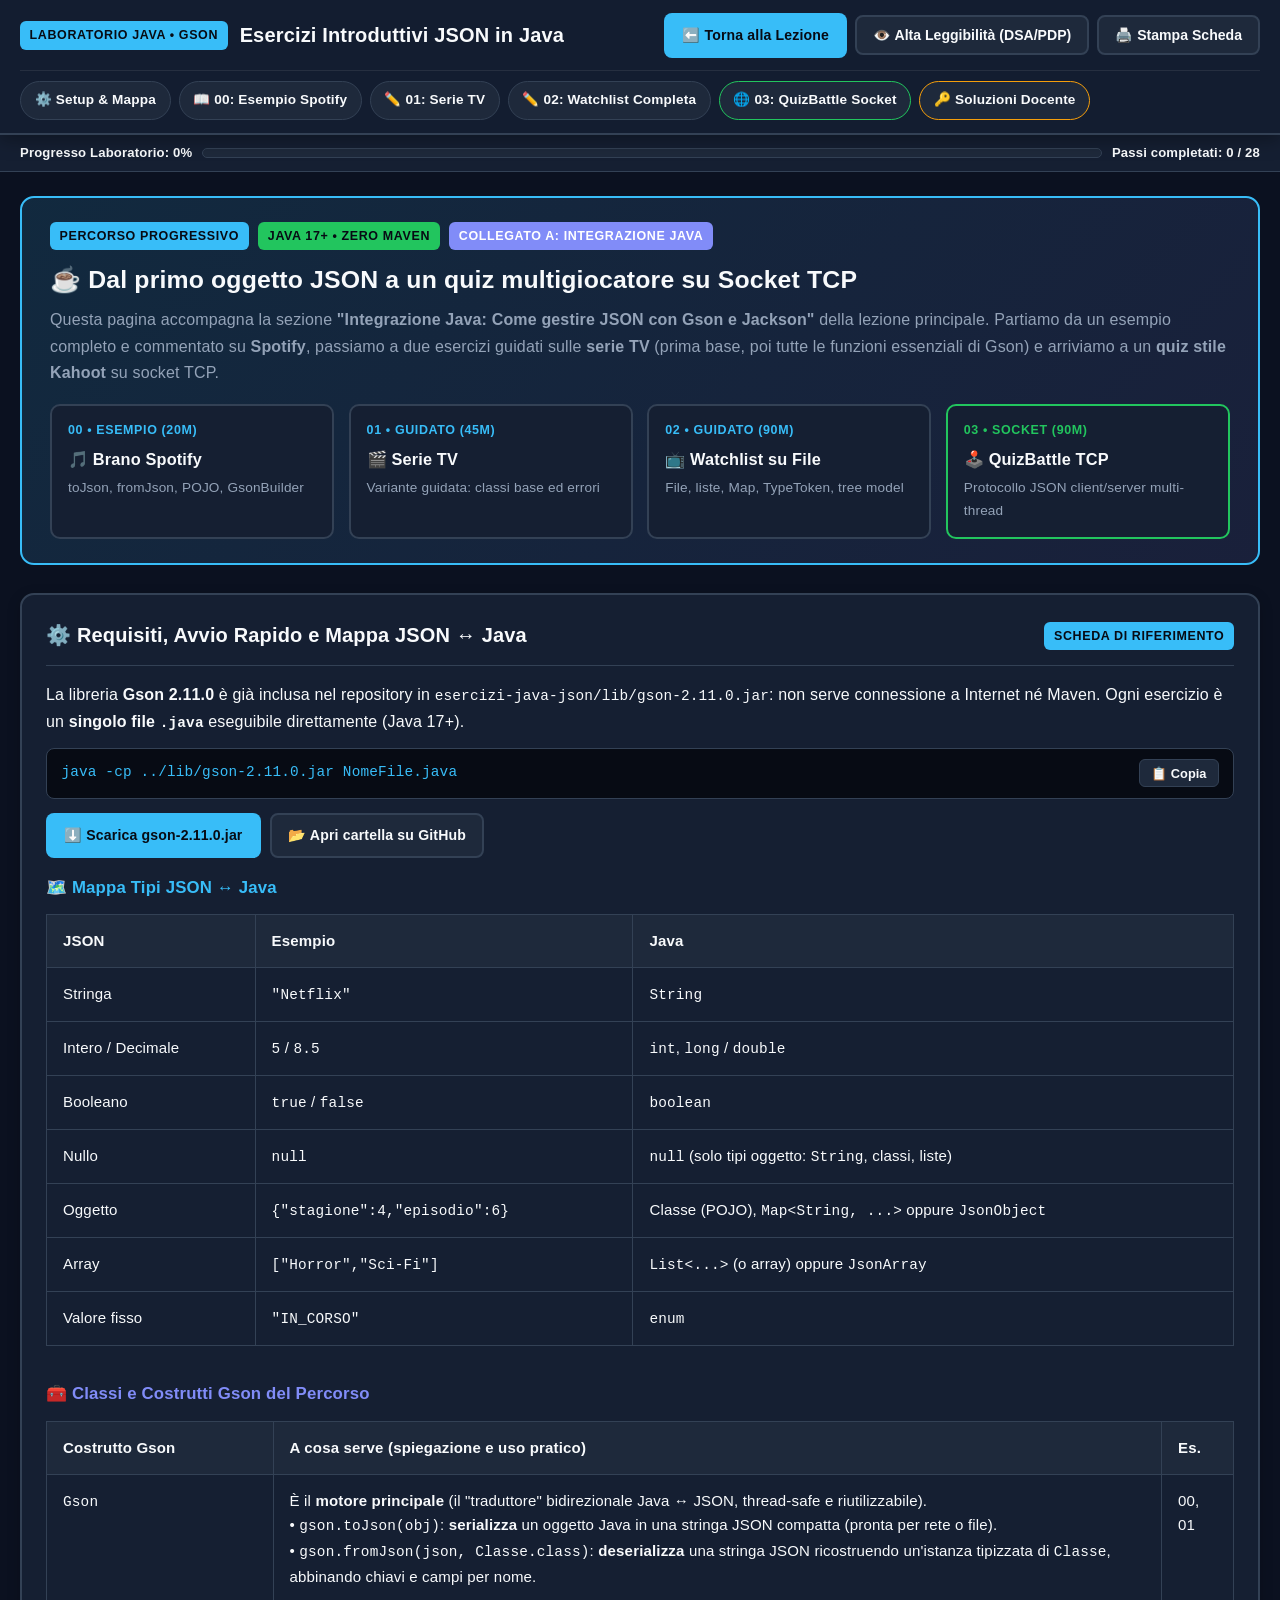
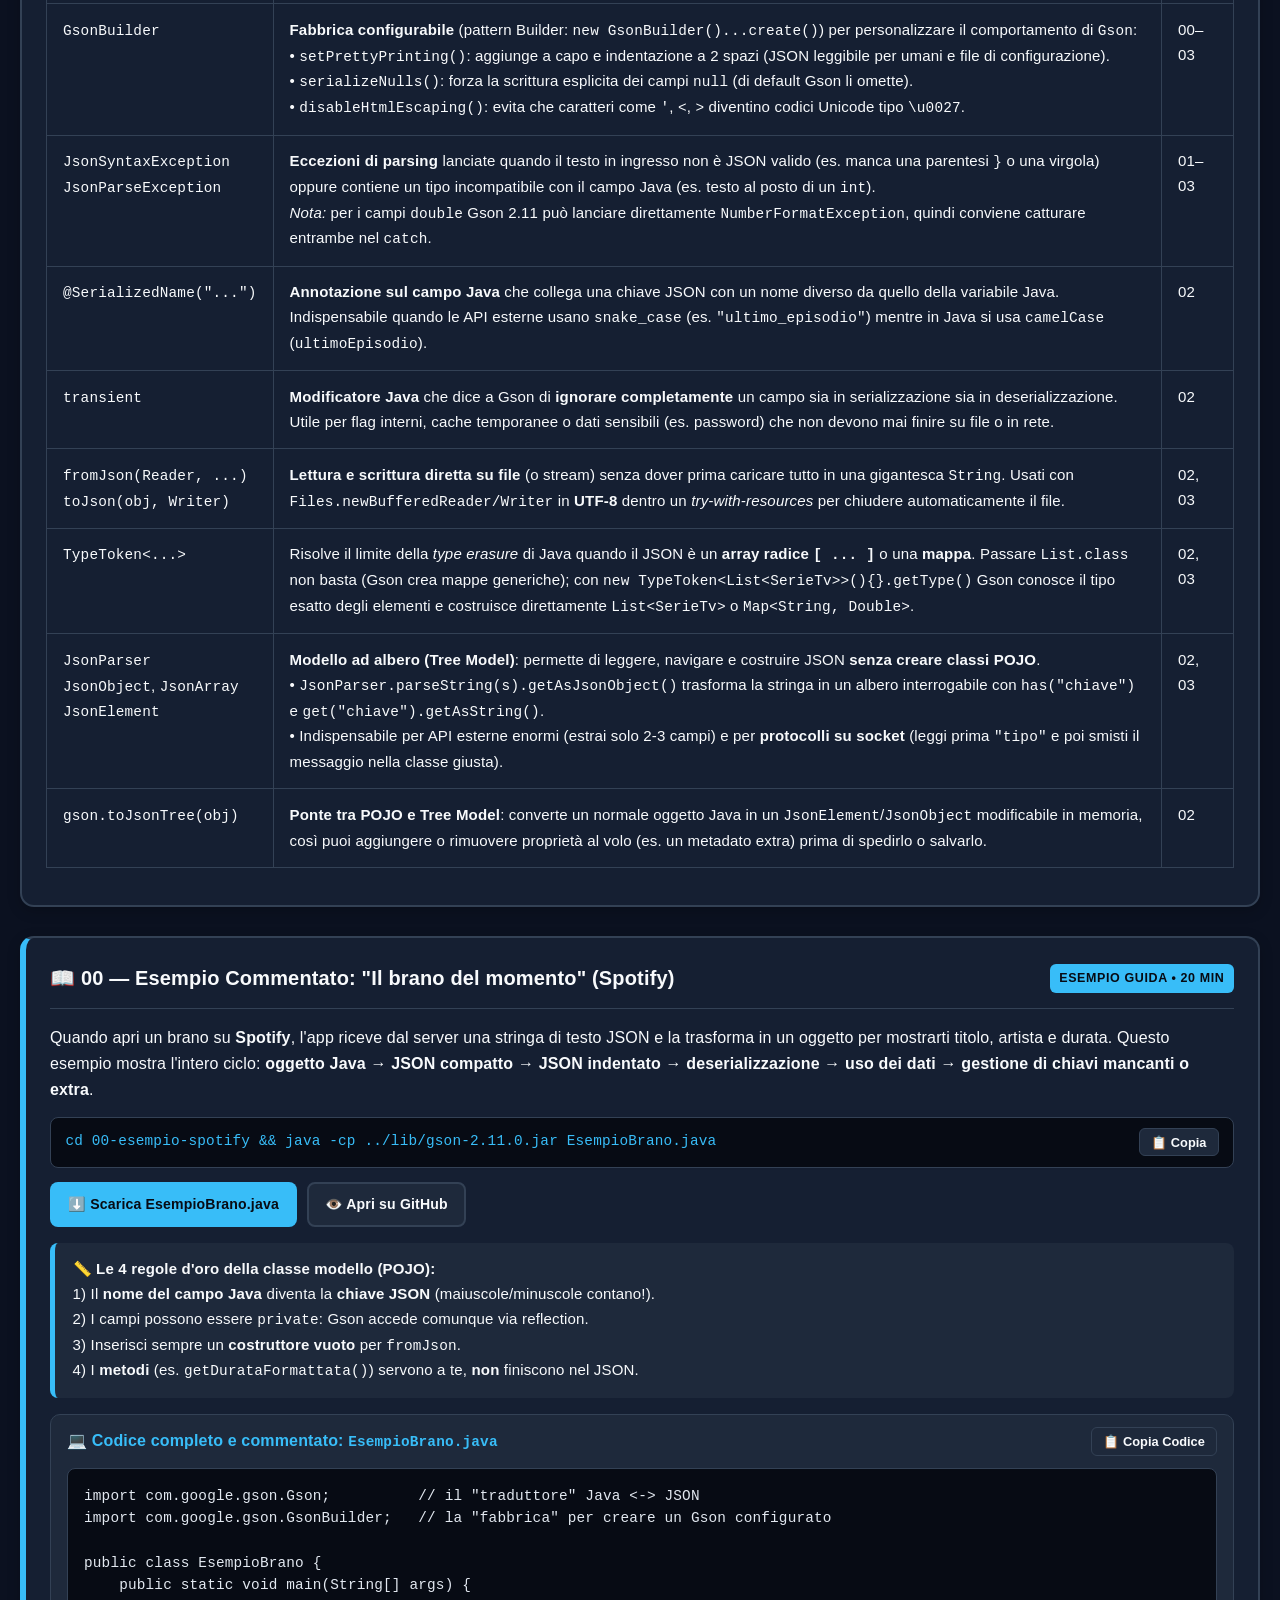
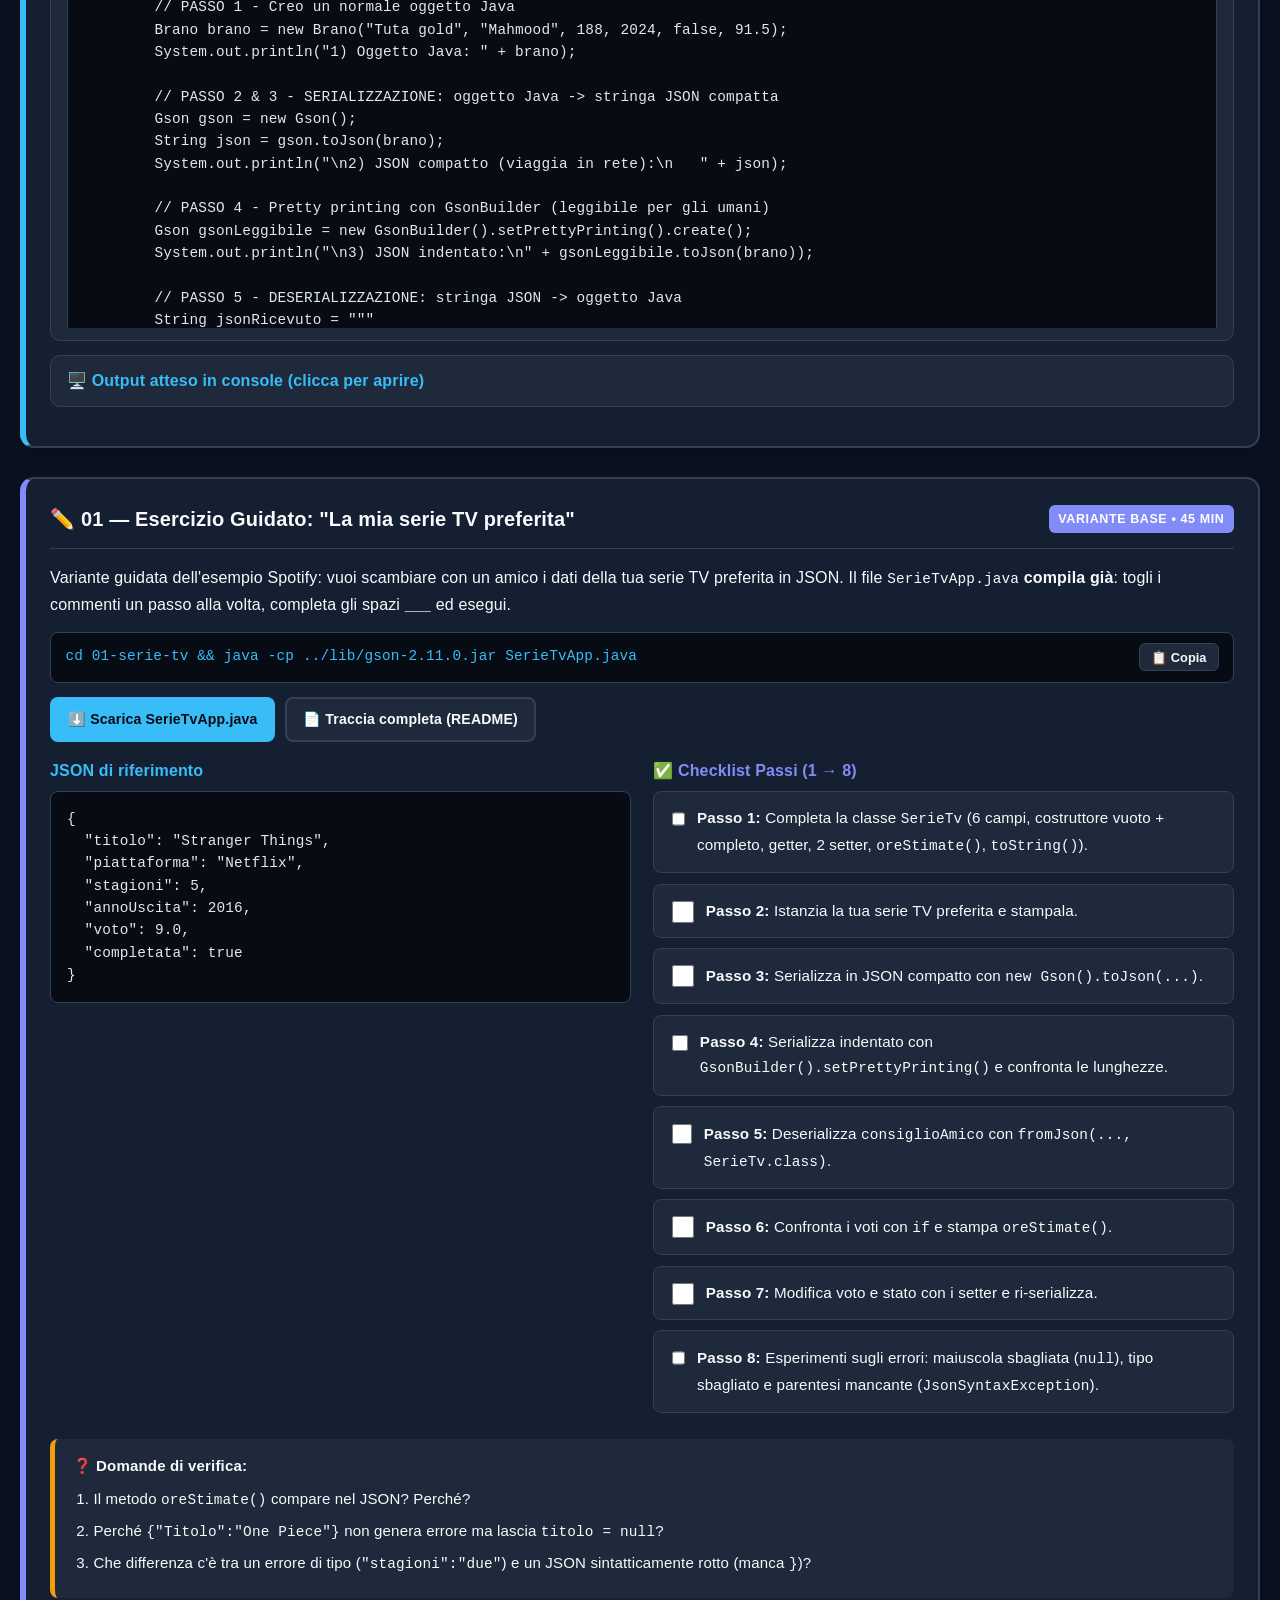
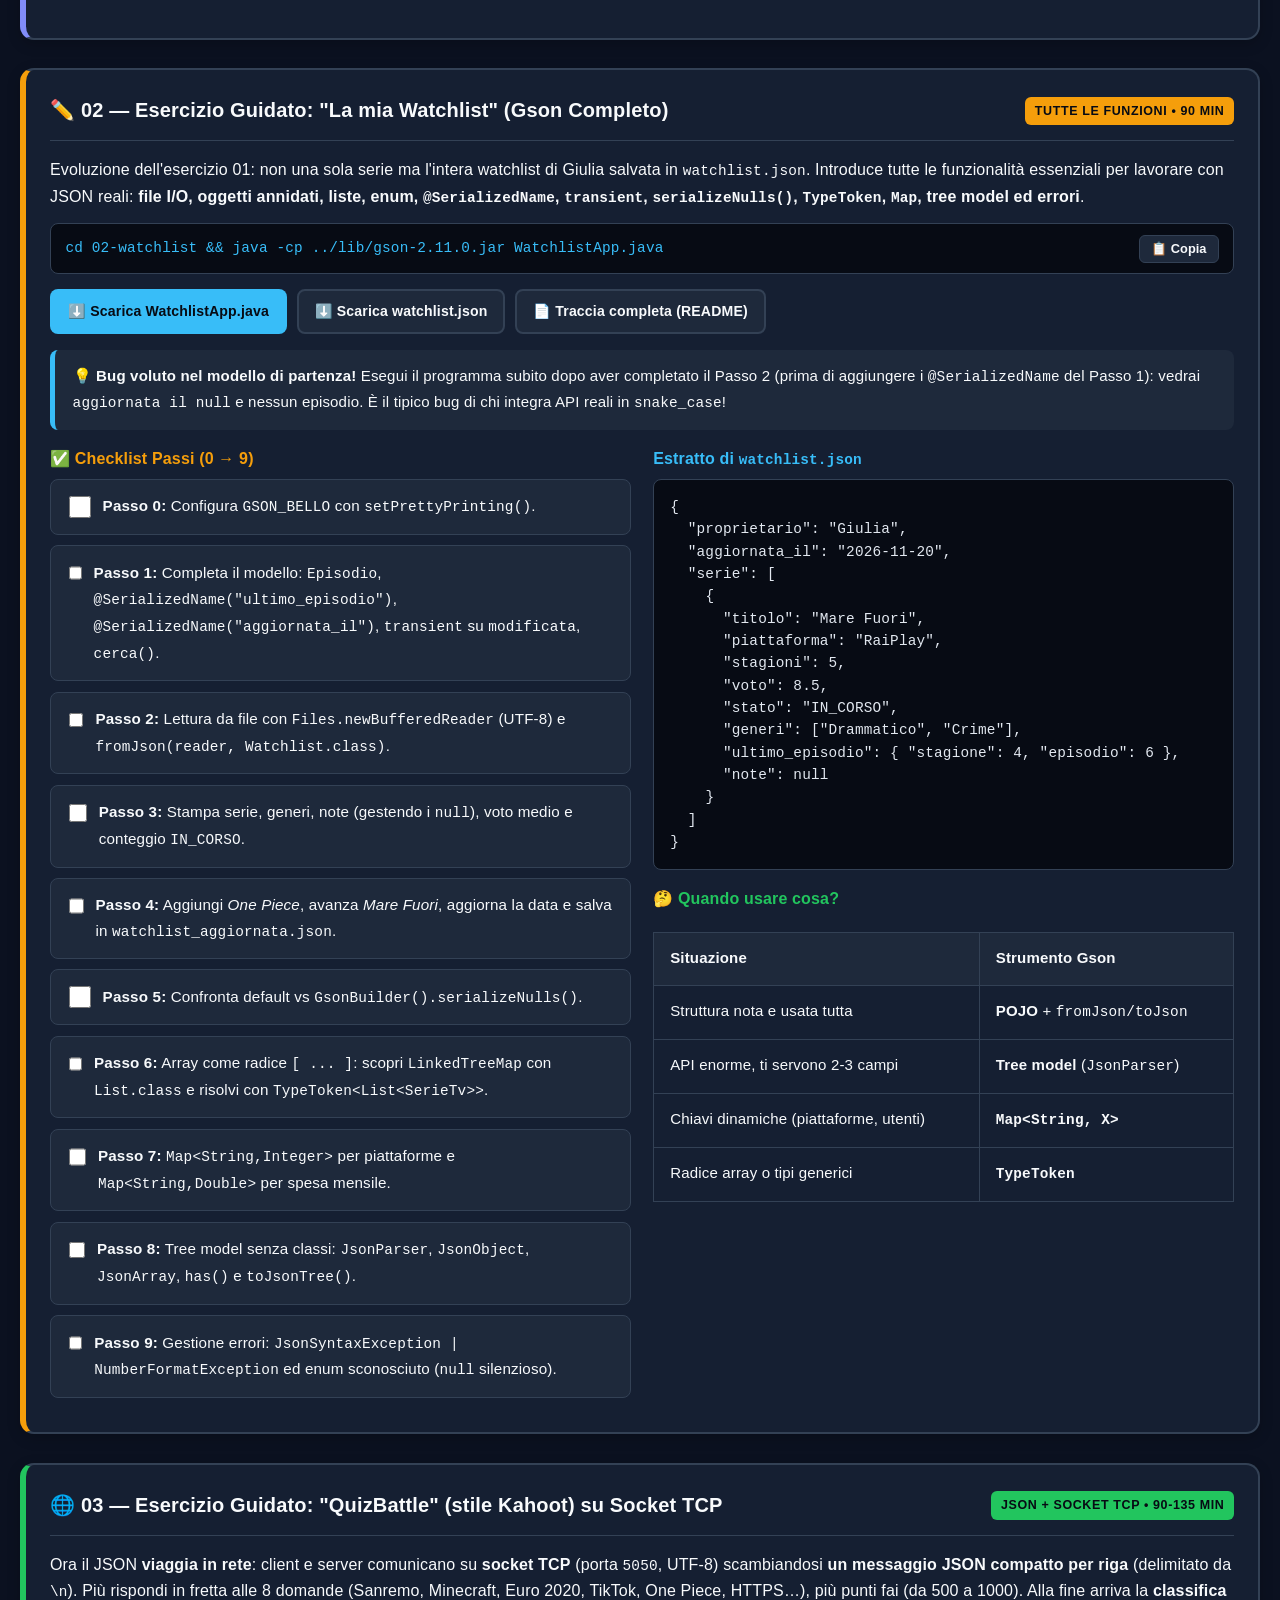
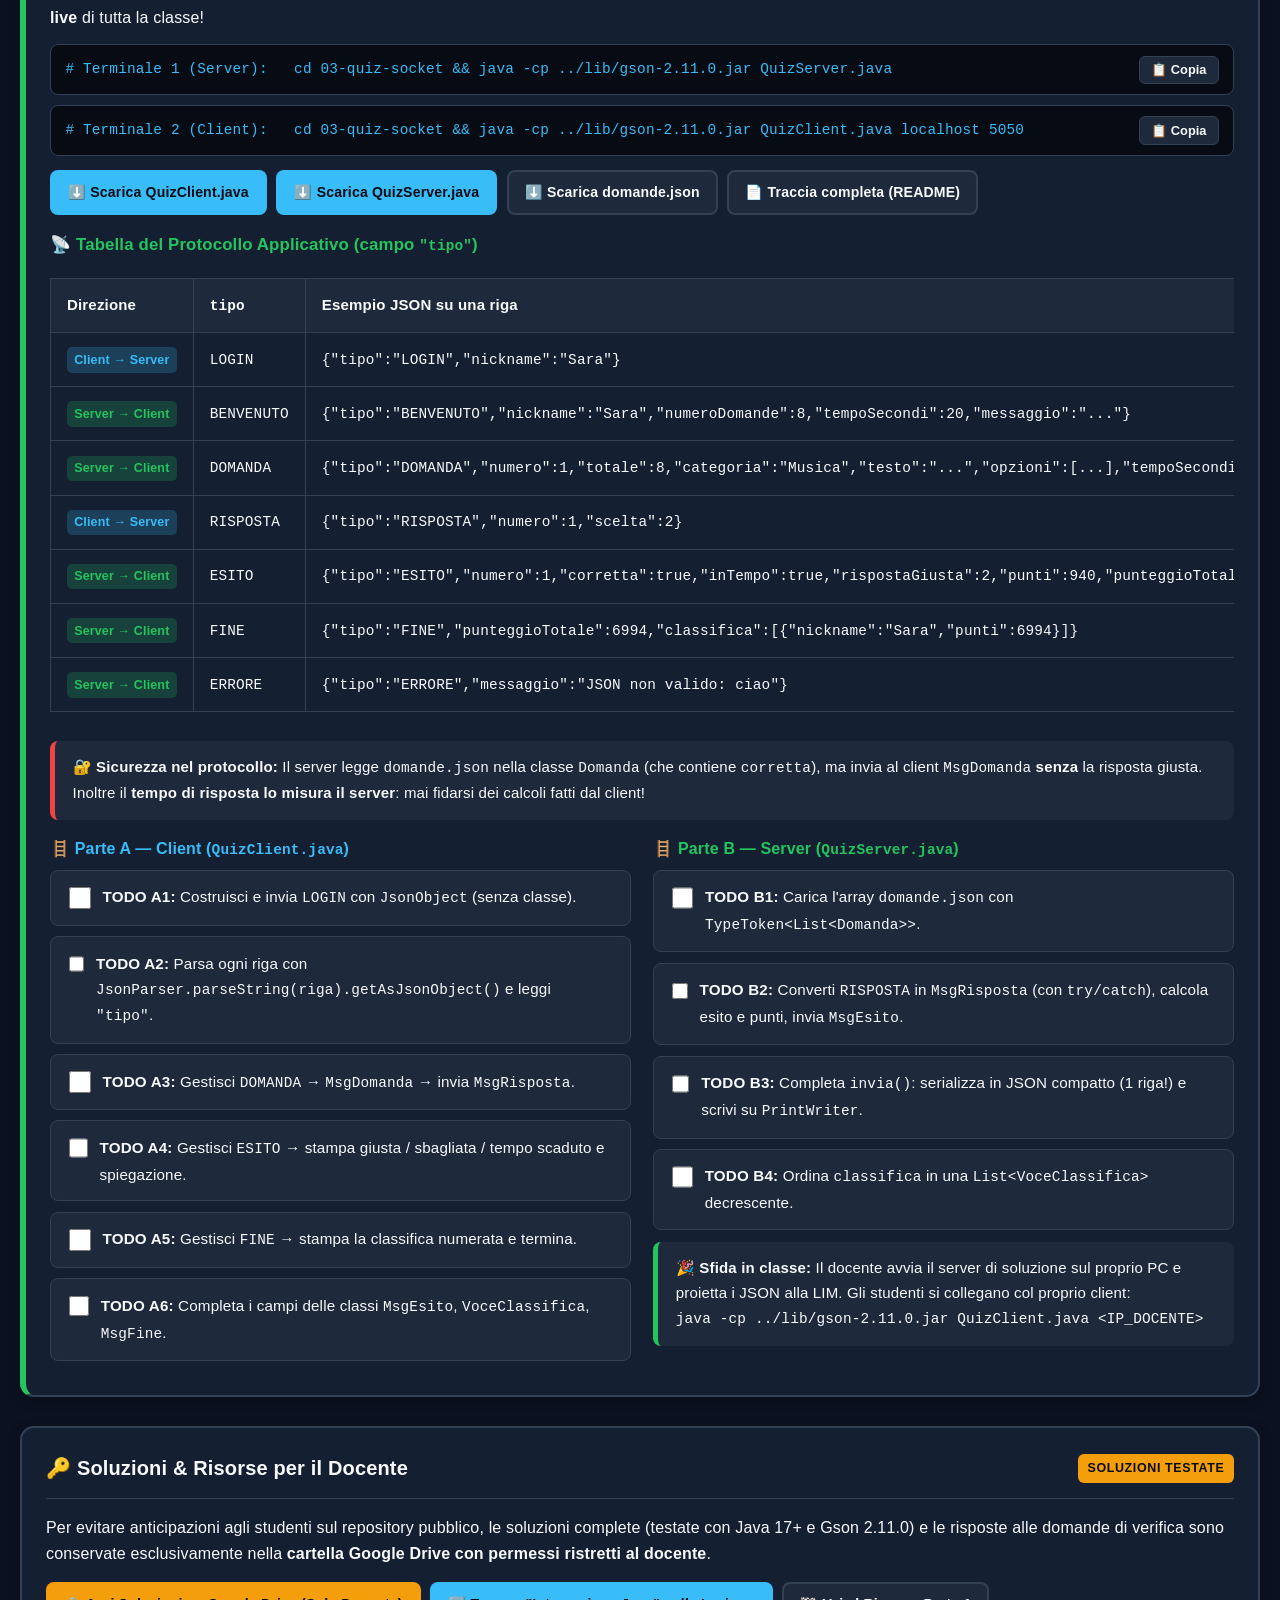
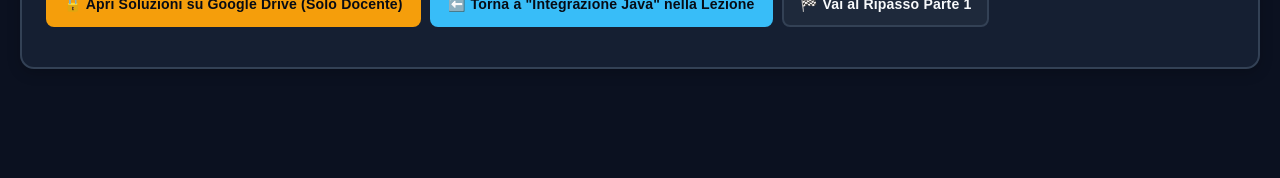
<file: esercizi-java-json.html>
<!DOCTYPE html>
<html lang="it">
<head>
  <meta charset="UTF-8" />
  <meta name="viewport" content="width=device-width, initial-scale=1.0, maximum-scale=5.0" />
  <title>TPSIT 5ª — Laboratorio Esercizi JSON in Java (Gson & Socket)</title>
  <link rel="stylesheet" href="styles.css" />
  <style>
    /* Stili dedicati alla pagina del laboratorio Java + Gson (compatibili con high-legibility) */
    .lab-hero {
      background: linear-gradient(135deg, rgba(56, 189, 248, 0.14), rgba(129, 140, 248, 0.12));
      border: 2px solid var(--accent-blue);
      border-radius: 14px;
      padding: 1.5rem 1.75rem;
      margin: 1.1rem 0 1.8rem;
    }
    .lab-flow {
      display: grid;
      grid-template-columns: repeat(4, 1fr);
      gap: 0.9rem;
      margin-top: 1.1rem;
    }
    .lab-step-pill {
      background: var(--bg-card);
      border: 2px solid var(--border-color);
      border-radius: 10px;
      padding: 0.9rem 1rem;
      text-decoration: none;
      color: var(--text-main);
      transition: transform 0.15s ease, border-color 0.15s ease;
      display: flex;
      flex-direction: column;
      gap: 0.3rem;
    }
    .lab-step-pill:hover {
      border-color: var(--accent-blue);
      transform: translateY(-2px);
    }
    .lab-step-num {
      font-size: 0.78rem;
      font-weight: 800;
      text-transform: uppercase;
      color: var(--accent-blue);
      letter-spacing: 0.05em;
    }
    .lab-step-title {
      font-size: 1.02rem;
      font-weight: 800;
    }
    .lab-step-sub {
      font-size: 0.85rem;
      color: var(--text-muted);
    }
    .cmd-bar {
      display: flex;
      align-items: center;
      justify-content: space-between;
      gap: 0.75rem;
      background: var(--bg-code);
      color: #38bdf8;
      border: 1px solid var(--border-color);
      border-radius: 8px;
      padding: 0.65rem 0.9rem;
      font-family: var(--font-mono);
      font-size: 0.9rem;
      overflow-x: auto;
      margin: 0.6rem 0;
    }
    .cmd-bar code {
      white-space: pre;
      background: transparent;
      color: #38bdf8;
    }
    .copy-btn {
      background: var(--bg-elevated);
      color: var(--text-main);
      border: 1px solid var(--border-color);
      border-radius: 6px;
      padding: 0.35rem 0.7rem;
      font-size: 0.8rem;
      font-weight: 700;
      cursor: pointer;
      flex-shrink: 0;
    }
    .copy-btn:hover {
      border-color: var(--accent-blue);
      color: var(--accent-blue);
    }
    .file-actions {
      display: flex;
      flex-wrap: wrap;
      gap: 0.6rem;
      margin: 0.9rem 0 1rem;
    }
    .data-table {
      width: 100%;
      border-collapse: collapse;
      margin: 0.8rem 0;
      font-size: 0.92rem;
    }
    .data-table th, .data-table td {
      border: 1px solid var(--border-color);
      padding: 0.6rem 0.75rem;
      text-align: left;
      vertical-align: top;
    }
    .data-table th {
      background: var(--bg-elevated);
      color: var(--accent-blue);
      font-weight: 800;
    }
    .table-scroll {
      overflow-x: auto;
    }
    .callout {
      border-left: 5px solid var(--accent-amber);
      background: var(--bg-elevated);
      border-radius: 8px;
      padding: 0.9rem 1.1rem;
      margin: 1rem 0;
      font-size: 0.94rem;
    }
    .callout.info { border-left-color: var(--accent-blue); }
    .callout.success { border-left-color: var(--accent-green); }
    .callout.danger { border-left-color: var(--accent-red); }
    details.code-disclosure {
      margin: 0.9rem 0;
      border: 1px solid var(--border-color);
      border-radius: 10px;
      background: var(--bg-elevated);
      padding: 0.75rem 1rem;
    }
    details.code-disclosure summary {
      cursor: pointer;
      font-weight: 800;
      color: var(--accent-blue);
      list-style: none;
      display: flex;
      align-items: center;
      justify-content: space-between;
      gap: 0.5rem;
    }
    details.code-disclosure summary::-webkit-details-marker { display: none; }
    .code-scroll {
      max-height: 460px;
      overflow: auto;
      margin-top: 0.75rem;
    }
    .proto-dir {
      display: inline-block;
      padding: 0.15rem 0.45rem;
      border-radius: 5px;
      font-weight: 800;
      font-size: 0.78rem;
      white-space: nowrap;
    }
    .proto-cs { background: rgba(56, 189, 248, 0.2); color: var(--accent-blue); }
    .proto-sc { background: rgba(34, 197, 94, 0.2); color: var(--accent-green); }
    .questions-list {
      padding-left: 1.3rem;
      margin-top: 0.5rem;
    }
    .questions-list li {
      margin-bottom: 0.4rem;
    }
    @media (max-width: 960px) {
      .lab-flow { grid-template-columns: repeat(2, 1fr); }
    }
    @media (max-width: 640px) {
      .lab-flow { grid-template-columns: 1fr; }
    }
  </style>
</head>
<body>

  <!-- =======================================================================
       STICKY HEADER & NAVIGAZIONE RAPIDA
       ======================================================================= -->
  <header class="app-header">
    <div class="header-inner">
      <div class="header-top">
        <div class="brand-wrap">
          <span class="badge-tag">LABORATORIO JAVA • GSON</span>
          <h1>Esercizi Introduttivi JSON in Java</h1>
        </div>
        <div class="header-controls">
          <a href="index.html#integrazione-java-json" class="btn btn-primary" title="Torna alla sezione Integrazione Java della lezione">
            ⬅️ Torna alla Lezione
          </a>
          <button id="btnToggleLegibility" class="btn btn-secondary" type="button" title="Modalità Alta Leggibilità per PDP/DSA">
            👁️ Alta Leggibilità (DSA/PDP)
          </button>
          <button id="btnPrintWorksheet" class="btn btn-secondary" type="button" title="Stampa o Salva in PDF">
            🖨️ Stampa Scheda
          </button>
        </div>
      </div>

      <nav class="sticky-subnav" aria-label="Navigazione tra gli esercizi">
        <a href="#setup-mappa" class="nav-link-btn">⚙️ Setup &amp; Mappa</a>
        <a href="#esempio-00" class="nav-link-btn">📖 00: Esempio Spotify</a>
        <a href="#esercizio-01" class="nav-link-btn">✏️ 01: Serie TV</a>
        <a href="#esercizio-02" class="nav-link-btn">✏️ 02: Watchlist Completa</a>
        <a href="#esercizio-03" class="nav-link-btn" style="border-color: var(--accent-green);">🌐 03: QuizBattle Socket</a>
        <a href="#docente" class="nav-link-btn" style="border-color: var(--accent-amber);">🔑 Soluzioni Docente</a>
      </nav>
    </div>
  </header>

  <!-- BARRA AVANZAMENTO CHECKLIST ESERCIZI -->
  <div class="global-progress-wrap">
    <div class="progress-inner">
      <span id="labProgressLabel">Progresso Laboratorio: <strong>0%</strong></span>
      <div class="progress-track" aria-label="Progresso passi completati">
        <div id="labProgressBar" class="progress-bar-fill"></div>
      </div>
      <span id="labStepsBadge">Passi completati: 0 / 28</span>
    </div>
  </div>

  <main class="container">

    <!-- HERO INTRODUTTIVO -->
    <section class="lab-hero">
      <div class="part-meta">
        <span class="badge-tag">PERCORSO PROGRESSIVO</span>
        <span class="badge-tag" style="background: var(--accent-green); color: #070b14;">JAVA 17+ • ZERO MAVEN</span>
        <span class="badge-tag" style="background: var(--accent-indigo); color: #ffffff;">COLLEGATO A: INTEGRAZIONE JAVA</span>
      </div>
      <h2 class="part-title">☕ Dal primo oggetto JSON a un quiz multigiocatore su Socket TCP</h2>
      <p class="part-desc">
        Questa pagina accompagna la sezione <strong>"Integrazione Java: Come gestire JSON con Gson e Jackson"</strong> della lezione principale.
        Partiamo da un esempio completo e commentato su <strong>Spotify</strong>, passiamo a due esercizi guidati sulle <strong>serie TV</strong> (prima base, poi tutte le funzioni essenziali di Gson) e arriviamo a un <strong>quiz stile Kahoot</strong> su socket TCP.
      </p>

      <div class="lab-flow">
        <a href="#esempio-00" class="lab-step-pill">
          <span class="lab-step-num">00 • Esempio (20m)</span>
          <span class="lab-step-title">🎵 Brano Spotify</span>
          <span class="lab-step-sub">toJson, fromJson, POJO, GsonBuilder</span>
        </a>
        <a href="#esercizio-01" class="lab-step-pill">
          <span class="lab-step-num">01 • Guidato (45m)</span>
          <span class="lab-step-title">🎬 Serie TV</span>
          <span class="lab-step-sub">Variante guidata: classi base ed errori</span>
        </a>
        <a href="#esercizio-02" class="lab-step-pill">
          <span class="lab-step-num">02 • Guidato (90m)</span>
          <span class="lab-step-title">📺 Watchlist su File</span>
          <span class="lab-step-sub">File, liste, Map, TypeToken, tree model</span>
        </a>
        <a href="#esercizio-03" class="lab-step-pill" style="border-color: var(--accent-green);">
          <span class="lab-step-num" style="color: var(--accent-green);">03 • Socket (90m)</span>
          <span class="lab-step-title">🕹️ QuizBattle TCP</span>
          <span class="lab-step-sub">Protocollo JSON client/server multi-thread</span>
        </a>
      </div>
    </section>

    <!-- =======================================================================
         SETUP E MAPPA DI RIFERIMENTO
         ======================================================================= -->
    <section id="setup-mappa" class="card">
      <div class="card-header">
        <h2 class="card-title">⚙️ Requisiti, Avvio Rapido e Mappa JSON ↔ Java</h2>
        <span class="badge-tag">SCHEDA DI RIFERIMENTO</span>
      </div>

      <p style="margin-bottom: 0.75rem;">
        La libreria <strong>Gson 2.11.0</strong> è già inclusa nel repository in <code>esercizi-java-json/lib/gson-2.11.0.jar</code>: non serve connessione a Internet né Maven.
        Ogni esercizio è un <strong>singolo file <code>.java</code></strong> eseguibile direttamente (Java 17+).
      </p>

      <div class="cmd-bar">
        <code id="cmdBase">java -cp ../lib/gson-2.11.0.jar NomeFile.java</code>
        <button class="copy-btn" type="button" data-copy="cmdBase">📋 Copia</button>
      </div>

      <div class="file-actions">
        <a class="btn btn-primary" href="esercizi-java-json/lib/gson-2.11.0.jar" download>⬇️ Scarica gson-2.11.0.jar</a>
        <a class="btn btn-secondary" href="https://github.com/Amarte81/tpsit-5-json-markdown-xml/tree/main/esercizi-java-json" target="_blank" rel="noopener">📂 Apri cartella su GitHub</a>
      </div>

      <div class="table-scroll" style="margin-top: 1rem;">
        <h3 style="font-size: 1.05rem; color: var(--accent-blue); margin-bottom: 0.4rem;">🗺️ Mappa Tipi JSON ↔ Java</h3>
        <table class="data-table">
          <thead>
            <tr><th>JSON</th><th>Esempio</th><th>Java</th></tr>
          </thead>
          <tbody>
            <tr><td>Stringa</td><td><code>"Netflix"</code></td><td><code>String</code></td></tr>
            <tr><td>Intero / Decimale</td><td><code>5</code> / <code>8.5</code></td><td><code>int</code>, <code>long</code> / <code>double</code></td></tr>
            <tr><td>Booleano</td><td><code>true</code> / <code>false</code></td><td><code>boolean</code></td></tr>
            <tr><td>Nullo</td><td><code>null</code></td><td><code>null</code> (solo tipi oggetto: <code>String</code>, classi, liste)</td></tr>
            <tr><td>Oggetto</td><td><code>{"stagione":4,"episodio":6}</code></td><td>Classe (POJO), <code>Map&lt;String, ...&gt;</code> oppure <code>JsonObject</code></td></tr>
            <tr><td>Array</td><td><code>["Horror","Sci-Fi"]</code></td><td><code>List&lt;...&gt;</code> (o array) oppure <code>JsonArray</code></td></tr>
            <tr><td>Valore fisso</td><td><code>"IN_CORSO"</code></td><td><code>enum</code></td></tr>
          </tbody>
        </table>
      </div>

      <div class="table-scroll" style="margin-top: 1.35rem;">
        <h3 style="font-size: 1.05rem; color: var(--accent-indigo); margin-bottom: 0.4rem;">🧰 Classi e Costrutti Gson del Percorso</h3>
        <table class="data-table">
          <thead>
            <tr><th style="min-width: 180px;">Costrutto Gson</th><th>A cosa serve (spiegazione e uso pratico)</th><th style="width: 72px;">Es.</th></tr>
          </thead>
          <tbody>
            <tr>
              <td><code>Gson</code></td>
              <td>
                È il <strong>motore principale</strong> (il "traduttore" bidirezionale Java ↔ JSON, thread-safe e riutilizzabile).<br />
                • <code>gson.toJson(obj)</code>: <strong>serializza</strong> un oggetto Java in una stringa JSON compatta (pronta per rete o file).<br />
                • <code>gson.fromJson(json, Classe.class)</code>: <strong>deserializza</strong> una stringa JSON ricostruendo un'istanza tipizzata di <code>Classe</code>, abbinando chiavi e campi per nome.
              </td>
              <td>00, 01</td>
            </tr>
            <tr>
              <td><code>GsonBuilder</code></td>
              <td>
                <strong>Fabbrica configurabile</strong> (pattern Builder: <code>new GsonBuilder()...create()</code>) per personalizzare il comportamento di <code>Gson</code>:<br />
                • <code>setPrettyPrinting()</code>: aggiunge a capo e indentazione a 2 spazi (JSON leggibile per umani e file di configurazione).<br />
                • <code>serializeNulls()</code>: forza la scrittura esplicita dei campi <code>null</code> (di default Gson li omette).<br />
                • <code>disableHtmlEscaping()</code>: evita che caratteri come <code>'</code>, <code>&lt;</code>, <code>&gt;</code> diventino codici Unicode tipo <code>\u0027</code>.
              </td>
              <td>00–03</td>
            </tr>
            <tr>
              <td><code>JsonSyntaxException</code><br /><code>JsonParseException</code></td>
              <td>
                <strong>Eccezioni di parsing</strong> lanciate quando il testo in ingresso non è JSON valido (es. manca una parentesi <code>}</code> o una virgola) oppure contiene un tipo incompatibile con il campo Java (es. testo al posto di un <code>int</code>).<br />
                <em>Nota:</em> per i campi <code>double</code> Gson 2.11 può lanciare direttamente <code>NumberFormatException</code>, quindi conviene catturare entrambe nel <code>catch</code>.
              </td>
              <td>01–03</td>
            </tr>
            <tr>
              <td><code>@SerializedName("...")</code></td>
              <td>
                <strong>Annotazione sul campo Java</strong> che collega una chiave JSON con un nome diverso da quello della variabile Java. Indispensabile quando le API esterne usano <code>snake_case</code> (es. <code>"ultimo_episodio"</code>) mentre in Java si usa <code>camelCase</code> (<code>ultimoEpisodio</code>).
              </td>
              <td>02</td>
            </tr>
            <tr>
              <td><code>transient</code></td>
              <td>
                <strong>Modificatore Java</strong> che dice a Gson di <strong>ignorare completamente</strong> un campo sia in serializzazione sia in deserializzazione. Utile per flag interni, cache temporanee o dati sensibili (es. password) che non devono mai finire su file o in rete.
              </td>
              <td>02</td>
            </tr>
            <tr>
              <td><code>fromJson(Reader, ...)</code><br /><code>toJson(obj, Writer)</code></td>
              <td>
                <strong>Lettura e scrittura diretta su file</strong> (o stream) senza dover prima caricare tutto in una gigantesca <code>String</code>. Usati con <code>Files.newBufferedReader/Writer</code> in <strong>UTF-8</strong> dentro un <em>try-with-resources</em> per chiudere automaticamente il file.
              </td>
              <td>02, 03</td>
            </tr>
            <tr>
              <td><code>TypeToken&lt;...&gt;</code></td>
              <td>
                Risolve il limite della <em>type erasure</em> di Java quando il JSON è un <strong>array radice <code>[ ... ]</code></strong> o una <strong>mappa</strong>. Passare <code>List.class</code> non basta (Gson crea mappe generiche); con <code>new TypeToken&lt;List&lt;SerieTv&gt;&gt;(){}.getType()</code> Gson conosce il tipo esatto degli elementi e costruisce direttamente <code>List&lt;SerieTv&gt;</code> o <code>Map&lt;String, Double&gt;</code>.
              </td>
              <td>02, 03</td>
            </tr>
            <tr>
              <td><code>JsonParser</code><br /><code>JsonObject</code>, <code>JsonArray</code><br /><code>JsonElement</code></td>
              <td>
                <strong>Modello ad albero (Tree Model)</strong>: permette di leggere, navigare e costruire JSON <strong>senza creare classi POJO</strong>.<br />
                • <code>JsonParser.parseString(s).getAsJsonObject()</code> trasforma la stringa in un albero interrogabile con <code>has("chiave")</code> e <code>get("chiave").getAsString()</code>.<br />
                • Indispensabile per API esterne enormi (estrai solo 2-3 campi) e per <strong>protocolli su socket</strong> (leggi prima <code>"tipo"</code> e poi smisti il messaggio nella classe giusta).
              </td>
              <td>02, 03</td>
            </tr>
            <tr>
              <td><code>gson.toJsonTree(obj)</code></td>
              <td>
                <strong>Ponte tra POJO e Tree Model</strong>: converte un normale oggetto Java in un <code>JsonElement</code>/<code>JsonObject</code> modificabile in memoria, così puoi aggiungere o rimuovere proprietà al volo (es. un metadato extra) prima di spedirlo o salvarlo.
              </td>
              <td>02</td>
            </tr>
          </tbody>
        </table>
      </div>
    </section>

    <!-- =======================================================================
         00 — ESEMPIO COMMENTATO COMPLETO (SPOTIFY)
         ======================================================================= -->
    <section id="esempio-00" class="card" style="border-left: 6px solid var(--accent-blue);">
      <div class="card-header">
        <h2 class="card-title">📖 00 — Esempio Commentato: "Il brano del momento" (Spotify)</h2>
        <span class="badge-tag">ESEMPIO GUIDA • 20 MIN</span>
      </div>

      <p style="margin-bottom: 0.8rem;">
        Quando apri un brano su <strong>Spotify</strong>, l'app riceve dal server una stringa di testo JSON e la trasforma in un oggetto per mostrarti titolo, artista e durata.
        Questo esempio mostra l'intero ciclo: <strong>oggetto Java → JSON compatto → JSON indentato → deserializzazione → uso dei dati → gestione di chiavi mancanti o extra</strong>.
      </p>

      <div class="cmd-bar">
        <code id="cmd00">cd 00-esempio-spotify &amp;&amp; java -cp ../lib/gson-2.11.0.jar EsempioBrano.java</code>
        <button class="copy-btn" type="button" data-copy="cmd00">📋 Copia</button>
      </div>

      <div class="file-actions">
        <a class="btn btn-primary" href="esercizi-java-json/00-esempio-spotify/EsempioBrano.java" download>⬇️ Scarica EsempioBrano.java</a>
        <a class="btn btn-secondary" href="https://github.com/Amarte81/tpsit-5-json-markdown-xml/blob/main/esercizi-java-json/00-esempio-spotify/EsempioBrano.java" target="_blank" rel="noopener">👁️ Apri su GitHub</a>
      </div>

      <div class="callout info">
        <strong>📏 Le 4 regole d'oro della classe modello (POJO):</strong><br />
        1) Il <strong>nome del campo Java</strong> diventa la <strong>chiave JSON</strong> (maiuscole/minuscole contano!).<br />
        2) I campi possono essere <code>private</code>: Gson accede comunque via reflection.<br />
        3) Inserisci sempre un <strong>costruttore vuoto</strong> per <code>fromJson</code>.<br />
        4) I <strong>metodi</strong> (es. <code>getDurataFormattata()</code>) servono a te, <strong>non</strong> finiscono nel JSON.
      </div>

      <details class="code-disclosure" open>
        <summary>
          <span>💻 Codice completo e commentato: <code>EsempioBrano.java</code></span>
          <button class="copy-btn" type="button" data-copy="codeEx00" onclick="event.stopPropagation()">📋 Copia Codice</button>
        </summary>
        <div class="code-scroll">
          <pre id="codeEx00" class="code-box">import com.google.gson.Gson;          // il "traduttore" Java &lt;-&gt; JSON
import com.google.gson.GsonBuilder;   // la "fabbrica" per creare un Gson configurato

public class EsempioBrano {
    public static void main(String[] args) {
        // PASSO 1 - Creo un normale oggetto Java
        Brano brano = new Brano("Tuta gold", "Mahmood", 188, 2024, false, 91.5);
        System.out.println("1) Oggetto Java: " + brano);

        // PASSO 2 &amp; 3 - SERIALIZZAZIONE: oggetto Java -&gt; stringa JSON compatta
        Gson gson = new Gson();
        String json = gson.toJson(brano);
        System.out.println("\n2) JSON compatto (viaggia in rete):\n   " + json);

        // PASSO 4 - Pretty printing con GsonBuilder (leggibile per gli umani)
        Gson gsonLeggibile = new GsonBuilder().setPrettyPrinting().create();
        System.out.println("\n3) JSON indentato:\n" + gsonLeggibile.toJson(brano));

        // PASSO 5 - DESERIALIZZAZIONE: stringa JSON -&gt; oggetto Java
        String jsonRicevuto = """
                {
                  "titolo": "30\u00b0C",
                  "artista": "ANNA",
                  "durataSecondi": 147,
                  "annoUscita": 2024,
                  "esplicito": true,
                  "popolarita": 89.0
                }
                """;
        Brano ricevuto = gson.fromJson(jsonRicevuto, Brano.class);
        System.out.println("\n4) Oggetto ricostruito: " + ricevuto);

        // PASSO 6 - Ora e' un normale oggetto Java: uso getter, metodi, if...
        System.out.println("   Durata: " + ricevuto.getDurataFormattata()
                + " | Esplicito? " + (ricevuto.isEsplicito() ? "si' [E]" : "no"));

        // PASSO 7 - Chiavi extra ignorate ("genere"), chiavi mancanti -&gt; default (0/false/null)
        String jsonIncompleto = "{\"titolo\":\"Espresso\",\"artista\":\"Sabrina Carpenter\",\"genere\":\"pop\"}";
        Brano parziale = gson.fromJson(jsonIncompleto, Brano.class);
        System.out.println("\n6) JSON incompleto: " + parziale);
    }
}

class Brano {
    private String titolo;
    private String artista;
    private int durataSecondi;
    private int annoUscita;
    private boolean esplicito;
    private double popolarita;

    public Brano() {} // Costruttore vuoto usato da Gson

    public Brano(String titolo, String artista, int durataSecondi,
                 int annoUscita, boolean esplicito, double popolarita) {
        this.titolo = titolo; this.artista = artista;
        this.durataSecondi = durataSecondi; this.annoUscita = annoUscita;
        this.esplicito = esplicito; this.popolarita = popolarita;
    }

    public String getDurataFormattata() {
        return String.format("%d:%02d", durataSecondi / 60, durataSecondi % 60);
    }
    public String getTitolo() { return titolo; }
    public boolean isEsplicito() { return esplicito; }
    public double getPopolarita() { return popolarita; }

    @Override
    public String toString() {
        return "Brano[" + titolo + " - " + artista + ", " + getDurataFormattata() + "]";
    }
}</pre>
        </div>
      </details>

      <details class="code-disclosure">
        <summary>🖥️ Output atteso in console (clicca per aprire)</summary>
        <pre class="code-box" style="margin-top: 0.7rem;">1) Oggetto Java (stampato con toString):
   Brano[Tuta gold - Mahmood, 3:08, 2024, esplicito=false, popolarita=91.5]

2) JSON compatto (e' quello che viaggia in rete):
   {"titolo":"Tuta gold","artista":"Mahmood","durataSecondi":188,"annoUscita":2024,"esplicito":false,"popolarita":91.5}

4) Oggetto ricostruito dal JSON ricevuto:
   Brano[30°C - ANNA, 2:27, 2024, esplicito=true, popolarita=89.0]

6) JSON incompleto / con campi extra:
   Brano[Espresso - Sabrina Carpenter, 0:00, 0, esplicito=false, popolarita=0.0]</pre>
      </details>
    </section>

    <!-- =======================================================================
         01 — ESERCIZIO GUIDATO 1: LA MIA SERIE TV PREFERITA
         ======================================================================= -->
    <section id="esercizio-01" class="card" style="border-left: 6px solid var(--accent-indigo);">
      <div class="card-header">
        <h2 class="card-title">✏️ 01 — Esercizio Guidato: "La mia serie TV preferita"</h2>
        <span class="badge-tag" style="background: var(--accent-indigo); color: #ffffff;">VARIANTE BASE • 45 MIN</span>
      </div>

      <p style="margin-bottom: 0.8rem;">
        Variante guidata dell'esempio Spotify: vuoi scambiare con un amico i dati della tua serie TV preferita in JSON.
        Il file <code>SerieTvApp.java</code> <strong>compila già</strong>: togli i commenti un passo alla volta, completa gli spazi <code>___</code> ed esegui.
      </p>

      <div class="cmd-bar">
        <code id="cmd01">cd 01-serie-tv &amp;&amp; java -cp ../lib/gson-2.11.0.jar SerieTvApp.java</code>
        <button class="copy-btn" type="button" data-copy="cmd01">📋 Copia</button>
      </div>

      <div class="file-actions">
        <a class="btn btn-primary" href="esercizi-java-json/01-serie-tv/SerieTvApp.java" download>⬇️ Scarica SerieTvApp.java</a>
        <a class="btn btn-secondary" href="https://github.com/Amarte81/tpsit-5-json-markdown-xml/blob/main/esercizi-java-json/01-serie-tv/README.md" target="_blank" rel="noopener">📄 Traccia completa (README)</a>
      </div>

      <div class="grid-2">
        <div>
          <h3 style="font-size: 1rem; color: var(--accent-blue); margin-bottom: 0.4rem;">JSON di riferimento</h3>
          <pre class="code-box">{
  "titolo": "Stranger Things",
  "piattaforma": "Netflix",
  "stagioni": 5,
  "annoUscita": 2016,
  "voto": 9.0,
  "completata": true
}</pre>
        </div>
        <div>
          <h3 style="font-size: 1rem; color: var(--accent-indigo); margin-bottom: 0.4rem;">✅ Checklist Passi (1 → 8)</h3>
          <label class="checklist-step"><input type="checkbox" class="lab-check" data-id="e1-1" /><span><strong>Passo 1:</strong> Completa la classe <code>SerieTv</code> (6 campi, costruttore vuoto + completo, getter, 2 setter, <code>oreStimate()</code>, <code>toString()</code>).</span></label>
          <label class="checklist-step"><input type="checkbox" class="lab-check" data-id="e1-2" /><span><strong>Passo 2:</strong> Istanzia la tua serie TV preferita e stampala.</span></label>
          <label class="checklist-step"><input type="checkbox" class="lab-check" data-id="e1-3" /><span><strong>Passo 3:</strong> Serializza in JSON compatto con <code>new Gson().toJson(...)</code>.</span></label>
          <label class="checklist-step"><input type="checkbox" class="lab-check" data-id="e1-4" /><span><strong>Passo 4:</strong> Serializza indentato con <code>GsonBuilder().setPrettyPrinting()</code> e confronta le lunghezze.</span></label>
          <label class="checklist-step"><input type="checkbox" class="lab-check" data-id="e1-5" /><span><strong>Passo 5:</strong> Deserializza <code>consiglioAmico</code> con <code>fromJson(..., SerieTv.class)</code>.</span></label>
          <label class="checklist-step"><input type="checkbox" class="lab-check" data-id="e1-6" /><span><strong>Passo 6:</strong> Confronta i voti con <code>if</code> e stampa <code>oreStimate()</code>.</span></label>
          <label class="checklist-step"><input type="checkbox" class="lab-check" data-id="e1-7" /><span><strong>Passo 7:</strong> Modifica voto e stato con i setter e ri-serializza.</span></label>
          <label class="checklist-step"><input type="checkbox" class="lab-check" data-id="e1-8" /><span><strong>Passo 8:</strong> Esperimenti sugli errori: maiuscola sbagliata (<code>null</code>), tipo sbagliato e parentesi mancante (<code>JsonSyntaxException</code>).</span></label>
        </div>
      </div>

      <div class="callout">
        <strong>❓ Domande di verifica:</strong>
        <ol class="questions-list">
          <li>Il metodo <code>oreStimate()</code> compare nel JSON? Perché?</li>
          <li>Perché <code>{"Titolo":"One Piece"}</code> non genera errore ma lascia <code>titolo = null</code>?</li>
          <li>Che differenza c'è tra un errore di tipo (<code>"stagioni":"due"</code>) e un JSON sintatticamente rotto (manca <code>}</code>)?</li>
        </ol>
      </div>
    </section>

    <!-- =======================================================================
         02 — ESERCIZIO GUIDATO 2: LA MIA WATCHLIST (FUNZIONI COMPLETE)
         ======================================================================= -->
    <section id="esercizio-02" class="card" style="border-left: 6px solid var(--accent-amber);">
      <div class="card-header">
        <h2 class="card-title">✏️ 02 — Esercizio Guidato: "La mia Watchlist" (Gson Completo)</h2>
        <span class="badge-tag" style="background: var(--accent-amber); color: #070b14;">TUTTE LE FUNZIONI • 90 MIN</span>
      </div>

      <p style="margin-bottom: 0.8rem;">
        Evoluzione dell'esercizio 01: non una sola serie ma l'intera watchlist di Giulia salvata in <code>watchlist.json</code>.
        Introduce tutte le funzionalità essenziali per lavorare con JSON reali: <strong>file I/O, oggetti annidati, liste, enum, <code>@SerializedName</code>, <code>transient</code>, <code>serializeNulls()</code>, <code>TypeToken</code>, <code>Map</code>, tree model ed errori</strong>.
      </p>

      <div class="cmd-bar">
        <code id="cmd02">cd 02-watchlist &amp;&amp; java -cp ../lib/gson-2.11.0.jar WatchlistApp.java</code>
        <button class="copy-btn" type="button" data-copy="cmd02">📋 Copia</button>
      </div>

      <div class="file-actions">
        <a class="btn btn-primary" href="esercizi-java-json/02-watchlist/WatchlistApp.java" download>⬇️ Scarica WatchlistApp.java</a>
        <a class="btn btn-secondary" href="esercizi-java-json/02-watchlist/watchlist.json" download>⬇️ Scarica watchlist.json</a>
        <a class="btn btn-secondary" href="https://github.com/Amarte81/tpsit-5-json-markdown-xml/blob/main/esercizi-java-json/02-watchlist/README.md" target="_blank" rel="noopener">📄 Traccia completa (README)</a>
      </div>

      <div class="callout info">
        <strong>💡 Bug voluto nel modello di partenza!</strong>
        Esegui il programma subito dopo aver completato il Passo 2 (prima di aggiungere i <code>@SerializedName</code> del Passo 1):
        vedrai <code>aggiornata il null</code> e nessun episodio. È il tipico bug di chi integra API reali in <code>snake_case</code>!
      </div>

      <div class="grid-2">
        <div>
          <h3 style="font-size: 1rem; color: var(--accent-amber); margin-bottom: 0.4rem;">✅ Checklist Passi (0 → 9)</h3>
          <label class="checklist-step"><input type="checkbox" class="lab-check" data-id="e2-0" /><span><strong>Passo 0:</strong> Configura <code>GSON_BELLO</code> con <code>setPrettyPrinting()</code>.</span></label>
          <label class="checklist-step"><input type="checkbox" class="lab-check" data-id="e2-1" /><span><strong>Passo 1:</strong> Completa il modello: <code>Episodio</code>, <code>@SerializedName("ultimo_episodio")</code>, <code>@SerializedName("aggiornata_il")</code>, <code>transient</code> su <code>modificata</code>, <code>cerca()</code>.</span></label>
          <label class="checklist-step"><input type="checkbox" class="lab-check" data-id="e2-2" /><span><strong>Passo 2:</strong> Lettura da file con <code>Files.newBufferedReader</code> (UTF-8) e <code>fromJson(reader, Watchlist.class)</code>.</span></label>
          <label class="checklist-step"><input type="checkbox" class="lab-check" data-id="e2-3" /><span><strong>Passo 3:</strong> Stampa serie, generi, note (gestendo i <code>null</code>), voto medio e conteggio <code>IN_CORSO</code>.</span></label>
          <label class="checklist-step"><input type="checkbox" class="lab-check" data-id="e2-4" /><span><strong>Passo 4:</strong> Aggiungi <em>One Piece</em>, avanza <em>Mare Fuori</em>, aggiorna la data e salva in <code>watchlist_aggiornata.json</code>.</span></label>
          <label class="checklist-step"><input type="checkbox" class="lab-check" data-id="e2-5" /><span><strong>Passo 5:</strong> Confronta default vs <code>GsonBuilder().serializeNulls()</code>.</span></label>
          <label class="checklist-step"><input type="checkbox" class="lab-check" data-id="e2-6" /><span><strong>Passo 6:</strong> Array come radice <code>[ ... ]</code>: scopri <code>LinkedTreeMap</code> con <code>List.class</code> e risolvi con <code>TypeToken&lt;List&lt;SerieTv&gt;&gt;</code>.</span></label>
          <label class="checklist-step"><input type="checkbox" class="lab-check" data-id="e2-7" /><span><strong>Passo 7:</strong> <code>Map&lt;String,Integer&gt;</code> per piattaforme e <code>Map&lt;String,Double&gt;</code> per spesa mensile.</span></label>
          <label class="checklist-step"><input type="checkbox" class="lab-check" data-id="e2-8" /><span><strong>Passo 8:</strong> Tree model senza classi: <code>JsonParser</code>, <code>JsonObject</code>, <code>JsonArray</code>, <code>has()</code> e <code>toJsonTree()</code>.</span></label>
          <label class="checklist-step"><input type="checkbox" class="lab-check" data-id="e2-9" /><span><strong>Passo 9:</strong> Gestione errori: <code>JsonSyntaxException | NumberFormatException</code> ed enum sconosciuto (<code>null</code> silenzioso).</span></label>
        </div>

        <div>
          <h3 style="font-size: 1rem; color: var(--accent-blue); margin-bottom: 0.4rem;">Estratto di <code>watchlist.json</code></h3>
          <pre class="code-box">{
  "proprietario": "Giulia",
  "aggiornata_il": "2026-11-20",
  "serie": [
    {
      "titolo": "Mare Fuori",
      "piattaforma": "RaiPlay",
      "stagioni": 5,
      "voto": 8.5,
      "stato": "IN_CORSO",
      "generi": ["Drammatico", "Crime"],
      "ultimo_episodio": { "stagione": 4, "episodio": 6 },
      "note": null
    }
  ]
}</pre>

          <h3 style="font-size: 1rem; color: var(--accent-green); margin: 1rem 0 0.4rem;">🤔 Quando usare cosa?</h3>
          <div class="table-scroll">
            <table class="data-table">
              <thead><tr><th>Situazione</th><th>Strumento Gson</th></tr></thead>
              <tbody>
                <tr><td>Struttura nota e usata tutta</td><td><strong>POJO</strong> + <code>fromJson/toJson</code></td></tr>
                <tr><td>API enorme, ti servono 2-3 campi</td><td><strong>Tree model</strong> (<code>JsonParser</code>)</td></tr>
                <tr><td>Chiavi dinamiche (piattaforme, utenti)</td><td><strong><code>Map&lt;String, X&gt;</code></strong></td></tr>
                <tr><td>Radice array o tipi generici</td><td><strong><code>TypeToken</code></strong></td></tr>
              </tbody>
            </table>
          </div>
        </div>
      </div>
    </section>

    <!-- =======================================================================
         03 — ESERCIZIO GUIDATO 3: QUIZBATTLE SU SOCKET TCP
         ======================================================================= -->
    <section id="esercizio-03" class="card" style="border-left: 6px solid var(--accent-green);">
      <div class="card-header">
        <h2 class="card-title">🌐 03 — Esercizio Guidato: "QuizBattle" (stile Kahoot) su Socket TCP</h2>
        <span class="badge-tag" style="background: var(--accent-green); color: #070b14;">JSON + SOCKET TCP • 90-135 MIN</span>
      </div>

      <p style="margin-bottom: 0.8rem;">
        Ora il JSON <strong>viaggia in rete</strong>: client e server comunicano su <strong>socket TCP</strong> (porta <code>5050</code>, UTF-8) scambiandosi <strong>un messaggio JSON compatto per riga</strong> (delimitato da <code>\n</code>).
        Più rispondi in fretta alle 8 domande (Sanremo, Minecraft, Euro 2020, TikTok, One Piece, HTTPS…), più punti fai (da 500 a 1000). Alla fine arriva la <strong>classifica live</strong> di tutta la classe!
      </p>

      <div class="cmd-bar">
        <code id="cmd03s"># Terminale 1 (Server):   cd 03-quiz-socket &amp;&amp; java -cp ../lib/gson-2.11.0.jar QuizServer.java</code>
        <button class="copy-btn" type="button" data-copy="cmd03s">📋 Copia</button>
      </div>
      <div class="cmd-bar">
        <code id="cmd03c"># Terminale 2 (Client):   cd 03-quiz-socket &amp;&amp; java -cp ../lib/gson-2.11.0.jar QuizClient.java localhost 5050</code>
        <button class="copy-btn" type="button" data-copy="cmd03c">📋 Copia</button>
      </div>

      <div class="file-actions">
        <a class="btn btn-primary" href="esercizi-java-json/03-quiz-socket/QuizClient.java" download>⬇️ Scarica QuizClient.java</a>
        <a class="btn btn-primary" href="esercizi-java-json/03-quiz-socket/QuizServer.java" download>⬇️ Scarica QuizServer.java</a>
        <a class="btn btn-secondary" href="esercizi-java-json/03-quiz-socket/domande.json" download>⬇️ Scarica domande.json</a>
        <a class="btn btn-secondary" href="https://github.com/Amarte81/tpsit-5-json-markdown-xml/blob/main/esercizi-java-json/03-quiz-socket/README.md" target="_blank" rel="noopener">📄 Traccia completa (README)</a>
      </div>

      <h3 style="font-size: 1.05rem; color: var(--accent-green); margin: 1rem 0 0.4rem;">📡 Tabella del Protocollo Applicativo (campo <code>"tipo"</code>)</h3>
      <div class="table-scroll">
        <table class="data-table">
          <thead>
            <tr><th>Direzione</th><th><code>tipo</code></th><th>Esempio JSON su una riga</th></tr>
          </thead>
          <tbody>
            <tr><td><span class="proto-dir proto-cs">Client → Server</span></td><td><code>LOGIN</code></td><td><code>{"tipo":"LOGIN","nickname":"Sara"}</code></td></tr>
            <tr><td><span class="proto-dir proto-sc">Server → Client</span></td><td><code>BENVENUTO</code></td><td><code>{"tipo":"BENVENUTO","nickname":"Sara","numeroDomande":8,"tempoSecondi":20,"messaggio":"..."}</code></td></tr>
            <tr><td><span class="proto-dir proto-sc">Server → Client</span></td><td><code>DOMANDA</code></td><td><code>{"tipo":"DOMANDA","numero":1,"totale":8,"categoria":"Musica","testo":"...","opzioni":[...],"tempoSecondi":20}</code></td></tr>
            <tr><td><span class="proto-dir proto-cs">Client → Server</span></td><td><code>RISPOSTA</code></td><td><code>{"tipo":"RISPOSTA","numero":1,"scelta":2}</code></td></tr>
            <tr><td><span class="proto-dir proto-sc">Server → Client</span></td><td><code>ESITO</code></td><td><code>{"tipo":"ESITO","numero":1,"corretta":true,"inTempo":true,"rispostaGiusta":2,"punti":940,"punteggioTotale":940,"tempoMs":2400,"spiegazione":"..."}</code></td></tr>
            <tr><td><span class="proto-dir proto-sc">Server → Client</span></td><td><code>FINE</code></td><td><code>{"tipo":"FINE","punteggioTotale":6994,"classifica":[{"nickname":"Sara","punti":6994}]}</code></td></tr>
            <tr><td><span class="proto-dir proto-sc">Server → Client</span></td><td><code>ERRORE</code></td><td><code>{"tipo":"ERRORE","messaggio":"JSON non valido: ciao"}</code></td></tr>
          </tbody>
        </table>
      </div>

      <div class="callout danger">
        <strong>🔐 Sicurezza nel protocollo:</strong> Il server legge <code>domande.json</code> nella classe <code>Domanda</code> (che contiene <code>corretta</code>), ma invia al client <code>MsgDomanda</code> <strong>senza</strong> la risposta giusta. Inoltre il <strong>tempo di risposta lo misura il server</strong>: mai fidarsi dei calcoli fatti dal client!
      </div>

      <div class="grid-2" style="margin-top: 1rem;">
        <div>
          <h3 style="font-size: 1rem; color: var(--accent-blue); margin-bottom: 0.4rem;">🪜 Parte A — Client (<code>QuizClient.java</code>)</h3>
          <label class="checklist-step"><input type="checkbox" class="lab-check" data-id="e3-a1" /><span><strong>TODO A1:</strong> Costruisci e invia <code>LOGIN</code> con <code>JsonObject</code> (senza classe).</span></label>
          <label class="checklist-step"><input type="checkbox" class="lab-check" data-id="e3-a2" /><span><strong>TODO A2:</strong> Parsa ogni riga con <code>JsonParser.parseString(riga).getAsJsonObject()</code> e leggi <code>"tipo"</code>.</span></label>
          <label class="checklist-step"><input type="checkbox" class="lab-check" data-id="e3-a3" /><span><strong>TODO A3:</strong> Gestisci <code>DOMANDA</code> → <code>MsgDomanda</code> → invia <code>MsgRisposta</code>.</span></label>
          <label class="checklist-step"><input type="checkbox" class="lab-check" data-id="e3-a4" /><span><strong>TODO A4:</strong> Gestisci <code>ESITO</code> → stampa giusta / sbagliata / tempo scaduto e spiegazione.</span></label>
          <label class="checklist-step"><input type="checkbox" class="lab-check" data-id="e3-a5" /><span><strong>TODO A5:</strong> Gestisci <code>FINE</code> → stampa la classifica numerata e termina.</span></label>
          <label class="checklist-step"><input type="checkbox" class="lab-check" data-id="e3-a6" /><span><strong>TODO A6:</strong> Completa i campi delle classi <code>MsgEsito</code>, <code>VoceClassifica</code>, <code>MsgFine</code>.</span></label>
        </div>

        <div>
          <h3 style="font-size: 1rem; color: var(--accent-green); margin-bottom: 0.4rem;">🪜 Parte B — Server (<code>QuizServer.java</code>)</h3>
          <label class="checklist-step"><input type="checkbox" class="lab-check" data-id="e3-b1" /><span><strong>TODO B1:</strong> Carica l'array <code>domande.json</code> con <code>TypeToken&lt;List&lt;Domanda&gt;&gt;</code>.</span></label>
          <label class="checklist-step"><input type="checkbox" class="lab-check" data-id="e3-b2" /><span><strong>TODO B2:</strong> Converti <code>RISPOSTA</code> in <code>MsgRisposta</code> (con <code>try/catch</code>), calcola esito e punti, invia <code>MsgEsito</code>.</span></label>
          <label class="checklist-step"><input type="checkbox" class="lab-check" data-id="e3-b3" /><span><strong>TODO B3:</strong> Completa <code>invia()</code>: serializza in JSON compatto (1 riga!) e scrivi su <code>PrintWriter</code>.</span></label>
          <label class="checklist-step"><input type="checkbox" class="lab-check" data-id="e3-b4" /><span><strong>TODO B4:</strong> Ordina <code>classifica</code> in una <code>List&lt;VoceClassifica&gt;</code> decrescente.</span></label>

          <div class="callout success" style="margin-top: 0.75rem;">
            <strong>🎉 Sfida in classe:</strong> Il docente avvia il server di soluzione sul proprio PC e proietta i JSON alla LIM. Gli studenti si collegano col proprio client:
            <br /><code>java -cp ../lib/gson-2.11.0.jar QuizClient.java &lt;IP_DOCENTE&gt;</code>
          </div>
        </div>
      </div>
    </section>

    <!-- =======================================================================
         AREA DOCENTE & RITORNO ALLA LEZIONE
         ======================================================================= -->
    <section id="docente" class="card">
      <div class="card-header">
        <h2 class="card-title">🔑 Soluzioni &amp; Risorse per il Docente</h2>
        <span class="badge-tag" style="background: var(--accent-amber); color: #070b14;">SOLUZIONI TESTATE</span>
      </div>
      <p style="margin-bottom: 0.9rem;">
        Per evitare anticipazioni agli studenti sul repository pubblico, le soluzioni complete (testate con Java 17+ e Gson 2.11.0) e le risposte alle domande di verifica sono conservate esclusivamente nella <strong>cartella Google Drive con permessi ristretti al docente</strong>.
      </p>
      <div class="file-actions">
        <a class="btn btn-amber" href="https://drive.google.com/drive/folders/1yV7m3AczpaI7VMtezJ8sqaxKD1zEsE8R" target="_blank" rel="noopener">🔒 Apri Soluzioni su Google Drive (Solo Docente)</a>
        <a class="btn btn-primary" href="index.html#integrazione-java-json">⬅️ Torna a "Integrazione Java" nella Lezione</a>
        <a class="btn btn-secondary" href="index.html#fine-parte-1">🏁 Vai al Ripasso Parte 1</a>
      </div>
    </section>

  </main>

  <script>
    (function () {
      // 1. Accessibilità DSA/PDP + Stampa
      const btnLeg = document.getElementById('btnToggleLegibility');
      const applyLeg = (high) => {
        document.body.classList.toggle('high-legibility', high);
        if (btnLeg) {
          btnLeg.textContent = high ? '🌙 Modalità Scura Standard' : '👁️ Alta Leggibilità (DSA/PDP)';
        }
      };
      try {
        if (localStorage.getItem('tpsit_high_legibility') === '1') applyLeg(true);
      } catch (e) {}
      if (btnLeg) {
        btnLeg.addEventListener('click', () => {
          const next = !document.body.classList.contains('high-legibility');
          applyLeg(next);
          try { localStorage.setItem('tpsit_high_legibility', next ? '1' : '0'); } catch (e) {}
        });
      }
      const btnPrint = document.getElementById('btnPrintWorksheet');
      if (btnPrint) btnPrint.addEventListener('click', () => window.print());

      // 2. Pulsanti Copia negli appunti
      document.querySelectorAll('.copy-btn').forEach((btn) => {
        btn.addEventListener('click', () => {
          const target = document.getElementById(btn.getAttribute('data-copy'));
          if (!target) return;
          const text = target.textContent;
          const done = () => {
            const old = btn.textContent;
            btn.textContent = '✅ Copiato!';
            setTimeout(() => { btn.textContent = old; }, 1600);
          };
          if (navigator.clipboard && navigator.clipboard.writeText) {
            navigator.clipboard.writeText(text).then(done).catch(() => {});
          }
        });
      });

      // 3. Checklist interattiva con salvataggio locale
      const checks = Array.from(document.querySelectorAll('.lab-check'));
      const bar = document.getElementById('labProgressBar');
      const lbl = document.getElementById('labProgressLabel');
      const badge = document.getElementById('labStepsBadge');
      const storageKey = 'tpsit_java_json_lab_checks';

      const loadState = () => {
        try { return JSON.parse(localStorage.getItem(storageKey) || '{}'); } catch (e) { return {}; }
      };
      const saveState = (state) => {
        try { localStorage.setItem(storageKey, JSON.stringify(state)); } catch (e) {}
      };
      const updateProgress = () => {
        const done = checks.filter((c) => c.checked).length;
        const pct = checks.length ? Math.round((done / checks.length) * 100) : 0;
        if (bar) bar.style.width = pct + '%';
        if (lbl) lbl.innerHTML = 'Progresso Laboratorio: <strong>' + pct + '%</strong>';
        if (badge) badge.textContent = 'Passi completati: ' + done + ' / ' + checks.length;
      };

      const state = loadState();
      checks.forEach((c) => {
        const id = c.getAttribute('data-id');
        if (state[id]) c.checked = true;
        c.addEventListener('change', () => {
          state[id] = c.checked;
          saveState(state);
          updateProgress();
        });
      });
      updateProgress();
    })();
  </script>
</body>
</html>
</file>
<file: styles.css>
:root {
  --bg-main: #0b1120;
  --bg-card: #151f32;
  --bg-elevated: #1e293b;
  --bg-code: #070b14;
  --text-main: #f8fafc;
  --text-muted: #94a3b8;
  --accent-blue: #38bdf8;
  --accent-indigo: #818cf8;
  --accent-green: #22c55e;
  --accent-amber: #f59e0b;
  --accent-red: #ef4444;
  --border-color: #334155;
  --font-sans: 'Segoe UI', Roboto, -apple-system, BlinkMacSystemFont, 'Helvetica Neue', Arial, sans-serif;
  --font-mono: 'Consolas', 'Courier New', monospace;
  --line-height-base: 1.65;
  --letter-spacing-base: 0.01em;
  --container-max-width: 1360px;
}

/* Modalità Alta Leggibilità / Accessibilità PDP-DSA */
body.high-legibility {
  --bg-main: #fcfbf9;
  --bg-card: #ffffff;
  --bg-elevated: #f1f5f9;
  --bg-code: #1e293b;
  --text-main: #090d16;
  --text-muted: #334155;
  --accent-blue: #0284c7;
  --accent-indigo: #4338ca;
  --accent-green: #15803d;
  --accent-amber: #b45309;
  --accent-red: #b91c1c;
  --border-color: #94a3b8;
  --line-height-base: 1.9;
  --letter-spacing-base: 0.04em;
  font-size: 17px;
}

* {
  box-sizing: border-box;
  margin: 0;
  padding: 0;
}

html {
  scroll-behavior: smooth;
}

body {
  font-family: var(--font-sans);
  background-color: var(--bg-main);
  color: var(--text-main);
  line-height: var(--line-height-base);
  letter-spacing: var(--letter-spacing-base);
  padding-bottom: 5rem;
  overflow-x: hidden;
}

/* Header & Top Bar Sticky */
.app-header {
  background: rgba(21, 31, 50, 0.95);
  backdrop-filter: blur(10px);
  border-bottom: 2px solid var(--border-color);
  position: sticky;
  top: 0;
  z-index: 1000;
  box-shadow: 0 4px 18px rgba(0, 0, 0, 0.35);
}

.header-inner {
  max-width: var(--container-max-width);
  margin: 0 auto;
  padding: 0.8rem 1.25rem;
}

.header-top {
  display: flex;
  flex-wrap: wrap;
  justify-content: space-between;
  align-items: center;
  gap: 0.85rem;
}

.brand-wrap {
  display: flex;
  align-items: center;
  gap: 0.75rem;
}

.badge-tag {
  background: var(--accent-blue);
  color: #070b14;
  font-weight: 800;
  font-size: 0.78rem;
  padding: 0.25rem 0.6rem;
  border-radius: 6px;
  text-transform: uppercase;
  letter-spacing: 0.05em;
  display: inline-block;
}

.brand-wrap h1 {
  font-size: 1.25rem;
  font-weight: 800;
}

.header-controls {
  display: flex;
  flex-wrap: wrap;
  align-items: center;
  gap: 0.5rem;
}

/* Navigatore rapido tra le 3 parti con scorrimento fluido */
.sticky-subnav {
  display: flex;
  flex-wrap: wrap;
  gap: 0.5rem;
  margin-top: 0.75rem;
  padding-top: 0.65rem;
  border-top: 1px solid rgba(255, 255, 255, 0.08);
}

.nav-link-btn {
  background: var(--bg-elevated);
  color: var(--text-main);
  border: 1px solid var(--border-color);
  padding: 0.45rem 0.85rem;
  border-radius: 999px;
  font-size: 0.85rem;
  font-weight: 700;
  text-decoration: none;
  display: inline-flex;
  align-items: center;
  gap: 0.35rem;
  transition: all 0.2s ease;
}

.nav-link-btn:hover {
  background: var(--accent-blue);
  color: #070b14;
  border-color: var(--accent-blue);
}

/* Progress Global Header Bar */
.global-progress-wrap {
  background: var(--bg-card);
  border-bottom: 1px solid var(--border-color);
  padding: 0.45rem 1.25rem;
  font-size: 0.82rem;
  font-weight: 700;
}

.progress-inner {
  max-width: var(--container-max-width);
  margin: 0 auto;
  display: flex;
  flex-wrap: wrap;
  justify-content: space-between;
  align-items: center;
  gap: 0.6rem;
}

.progress-track {
  flex-grow: 1;
  min-width: 140px;
  height: 10px;
  background: var(--bg-elevated);
  border-radius: 999px;
  overflow: hidden;
  border: 1px solid var(--border-color);
}

.progress-bar-fill {
  height: 100%;
  width: 0%;
  background: linear-gradient(90deg, var(--accent-blue), var(--accent-green));
  transition: width 0.35s ease;
}

/* Buttons */
.btn {
  font-family: var(--font-sans);
  font-weight: 700;
  font-size: 0.88rem;
  padding: 0.55rem 1rem;
  border-radius: 8px;
  border: 2px solid transparent;
  cursor: pointer;
  transition: all 0.15s ease;
  display: inline-flex;
  align-items: center;
  gap: 0.45rem;
  text-decoration: none;
  min-height: 40px;
}

.btn-secondary {
  background: var(--bg-elevated);
  color: var(--text-main);
  border-color: var(--border-color);
}

.btn-secondary:hover {
  border-color: var(--accent-blue);
  color: var(--accent-blue);
}

.btn-primary {
  background: var(--accent-blue);
  color: #070b14;
}

.btn-primary:hover {
  filter: brightness(1.15);
}

.btn-success {
  background: var(--accent-green);
  color: #ffffff;
}

.btn-success:hover {
  filter: brightness(1.1);
}

.btn-amber {
  background: var(--accent-amber);
  color: #070b14;
}

/* Container */
.container {
  max-width: var(--container-max-width);
  margin: 1.5rem auto 0;
  padding: 0 1.25rem;
}

/* Sezioni delle 3 Parti */
.lesson-part-section {
  margin-bottom: 4rem;
  position: relative;
}

/* Banner di Intestazione della Parte */
.part-header-banner {
  background: linear-gradient(135deg, rgba(30, 41, 59, 0.95), rgba(15, 23, 42, 0.98));
  border: 2px solid var(--border-color);
  border-left: 8px solid var(--accent-blue);
  border-radius: 14px;
  padding: 1.5rem 1.8rem;
  margin-bottom: 2rem;
  box-shadow: 0 6px 20px rgba(0, 0, 0, 0.25);
}

.part-header-banner.part-2 {
  border-left-color: var(--accent-indigo);
}

.part-header-banner.part-3 {
  border-left-color: var(--accent-green);
}

.part-meta {
  display: flex;
  flex-wrap: wrap;
  gap: 0.6rem;
  align-items: center;
  margin-bottom: 0.6rem;
}

.part-title {
  font-size: 1.55rem;
  font-weight: 800;
  margin-bottom: 0.4rem;
}

.part-desc {
  color: var(--text-muted);
  font-size: 1rem;
}

/* Card e Contenitori */
.card {
  background: var(--bg-card);
  border: 2px solid var(--border-color);
  border-radius: 14px;
  padding: 1.5rem;
  margin-bottom: 1.8rem;
  box-shadow: 0 4px 14px rgba(0, 0, 0, 0.2);
}

.card-header {
  display: flex;
  justify-content: space-between;
  align-items: center;
  flex-wrap: wrap;
  gap: 0.75rem;
  margin-bottom: 1rem;
  padding-bottom: 0.8rem;
  border-bottom: 1px solid var(--border-color);
}

.card-title {
  font-size: 1.25rem;
  font-weight: 800;
  display: flex;
  align-items: center;
  gap: 0.5rem;
}

/* Griglie responsive 16:9 PC e 9:16 Smartphone */
.grid-2 {
  display: grid;
  grid-template-columns: repeat(2, 1fr);
  gap: 1.4rem;
}

.grid-3 {
  display: grid;
  grid-template-columns: repeat(3, 1fr);
  gap: 1.25rem;
}

/* Case Study Box */
.case-study-box {
  background: var(--bg-elevated);
  border: 2px solid var(--border-color);
  border-radius: 12px;
  padding: 1.3rem;
  margin: 1.2rem 0;
}

.case-study-title {
  font-size: 1.15rem;
  font-weight: 800;
  color: var(--accent-blue);
  margin-bottom: 0.6rem;
  display: flex;
  align-items: center;
  gap: 0.5rem;
}

/* Mini-Test Checkpoint Interattivo durante lo scorrimento */
.mini-test-card {
  background: linear-gradient(135deg, rgba(30, 41, 59, 0.8), rgba(15, 23, 42, 0.9));
  border: 2px dashed var(--accent-amber);
  border-radius: 12px;
  padding: 1.3rem 1.5rem;
  margin: 1.5rem 0;
}

.mini-test-header {
  display: flex;
  justify-content: space-between;
  align-items: center;
  flex-wrap: wrap;
  gap: 0.6rem;
  margin-bottom: 0.85rem;
}

.mini-test-badge {
  background: var(--accent-amber);
  color: #070b14;
  font-weight: 800;
  font-size: 0.78rem;
  padding: 0.2rem 0.65rem;
  border-radius: 6px;
  text-transform: uppercase;
}

.mini-test-options {
  display: flex;
  flex-direction: column;
  gap: 0.65rem;
  margin-top: 0.9rem;
}

.mini-test-option {
  background: var(--bg-card);
  border: 2px solid var(--border-color);
  padding: 0.85rem 1rem;
  border-radius: 8px;
  cursor: pointer;
  display: flex;
  align-items: flex-start;
  gap: 0.75rem;
  font-size: 0.95rem;
  transition: all 0.15s ease;
}

.mini-test-option:hover {
  border-color: var(--accent-blue);
  background: var(--bg-elevated);
}

.mini-test-option input[type="radio"] {
  margin-top: 0.25rem;
  width: 18px;
  height: 18px;
  cursor: pointer;
}

.mini-test-feedback {
  margin-top: 0.9rem;
  padding: 0.8rem 1rem;
  border-radius: 8px;
  font-weight: 700;
  display: none;
}

/* Mockup Smartphone (per agganci visivi 9:16) */
.phone-mockup-frame {
  background: #070b14;
  border: 3px solid #475569;
  border-radius: 22px;
  padding: 1rem;
  box-shadow: 0 8px 24px rgba(0, 0, 0, 0.4);
  max-width: 420px;
  margin: 0 auto;
}

.phone-mockup-top {
  display: flex;
  justify-content: space-between;
  align-items: center;
  font-size: 0.78rem;
  color: #94a3b8;
  border-bottom: 1px solid #1e293b;
  padding-bottom: 0.4rem;
  margin-bottom: 0.8rem;
}

/* Visual Box Message Styles */
.msg-bubble {
  background: #1e293b;
  border-radius: 10px;
  padding: 0.85rem;
  margin-bottom: 0.6rem;
  border-left: 4px solid var(--accent-blue);
}

.msg-bubble.alert-err {
  background: #3f1d1d;
  border-left-color: var(--accent-red);
  color: #fca5a5;
  font-family: var(--font-mono);
  font-size: 0.85rem;
}

/* Code Blocks & Textareas */
pre, code, textarea.code-editor {
  font-family: var(--font-mono);
  font-size: 0.9rem;
}

.code-box {
  background: var(--bg-code);
  color: #e2e8f0;
  padding: 1rem;
  border-radius: 8px;
  border: 1px solid var(--border-color);
  overflow-x: auto;
  white-space: pre-wrap;
  word-break: break-word;
  line-height: 1.55;
}

textarea.code-editor {
  width: 100%;
  min-height: 200px;
  background: var(--bg-code);
  color: #38bdf8;
  border: 2px solid var(--border-color);
  border-radius: 8px;
  padding: 0.9rem;
  resize: vertical;
  line-height: 1.55;
}

textarea.code-editor:focus {
  outline: none;
  border-color: var(--accent-blue);
}

/* Banners Status */
.status-banner {
  padding: 0.9rem 1.1rem;
  border-radius: 8px;
  font-weight: 700;
  margin-top: 0.75rem;
  border-left: 6px solid;
}

.status-ok {
  background: rgba(34, 197, 94, 0.15);
  border-left-color: var(--accent-green);
  color: var(--text-main);
}

.status-error {
  background: rgba(239, 68, 68, 0.2);
  border-left-color: var(--accent-red);
  color: var(--text-main);
}

.status-warn {
  background: rgba(245, 158, 11, 0.2);
  border-left-color: var(--accent-amber);
  color: var(--text-main);
}

/* Accessible Tables */
.table-wrapper {
  overflow-x: auto;
  margin: 1rem 0;
  border-radius: 8px;
  border: 1px solid var(--border-color);
}

table.data-table {
  width: 100%;
  border-collapse: collapse;
  font-size: 0.94rem;
}

table.data-table th,
table.data-table td {
  border: 1px solid var(--border-color);
  padding: 0.85rem 1rem;
  text-align: left;
  vertical-align: top;
}

table.data-table th {
  background: var(--bg-elevated);
  font-weight: 800;
  color: var(--text-main);
}

/* Accessible Lists */
ul.accessible-list {
  list-style: disc;
  padding-left: 1.5rem;
}

ul.accessible-list li {
  margin-bottom: 0.65rem;
}

/* BANNER DI FINE PARTE & RIPASSO DENSO */
.end-part-milestone {
  background: linear-gradient(135deg, rgba(15, 23, 42, 0.98), rgba(30, 41, 59, 0.98));
  border: 3px solid var(--accent-blue);
  border-radius: 16px;
  padding: 2rem;
  margin: 3.5rem 0 2rem;
  box-shadow: 0 10px 30px rgba(0, 0, 0, 0.4);
}

.end-part-milestone.part-2-end {
  border-color: var(--accent-indigo);
}

.end-part-milestone.part-3-end {
  border-color: var(--accent-green);
}

.milestone-badge {
  display: inline-flex;
  align-items: center;
  gap: 0.5rem;
  background: var(--accent-blue);
  color: #070b14;
  font-weight: 900;
  font-size: 0.9rem;
  padding: 0.35rem 0.9rem;
  border-radius: 999px;
  text-transform: uppercase;
  letter-spacing: 0.05em;
  margin-bottom: 0.9rem;
}

.end-part-milestone.part-2-end .milestone-badge {
  background: var(--accent-indigo);
  color: #ffffff;
}

.end-part-milestone.part-3-end .milestone-badge {
  background: var(--accent-green);
  color: #ffffff;
}

.dense-review-box {
  background: var(--bg-card);
  border: 2px solid var(--border-color);
  border-radius: 12px;
  padding: 1.5rem;
  margin-top: 1.25rem;
}

.dense-review-title {
  font-size: 1.3rem;
  font-weight: 900;
  margin-bottom: 0.75rem;
  display: flex;
  align-items: center;
  gap: 0.5rem;
}

/* Checklist Steps (Passi di Ispezione) */
.checklist-step {
  display: flex;
  align-items: flex-start;
  gap: 0.75rem;
  background: var(--bg-elevated);
  padding: 0.85rem 1.1rem;
  border-radius: 8px;
  margin-bottom: 0.65rem;
  border: 1px solid var(--border-color);
  font-size: 0.95rem;
}

.checklist-step input[type="checkbox"] {
  width: 22px;
  height: 22px;
  margin-top: 0.15rem;
  cursor: pointer;
  accent-color: var(--accent-blue);
}

/* Inputs */
.input-field, select.input-field {
  width: 100%;
  padding: 0.7rem 0.9rem;
  border-radius: 8px;
  border: 2px solid var(--border-color);
  background: var(--bg-main);
  color: var(--text-main);
  font-family: var(--font-sans);
  font-size: 0.95rem;
  margin-top: 0.35rem;
}

.input-field:focus, select.input-field:focus {
  outline: none;
  border-color: var(--accent-blue);
}

/* Live Markdown Preview */
.md-preview {
  background: var(--bg-elevated);
  padding: 1.1rem 1.3rem;
  border-radius: 8px;
  border: 2px solid var(--border-color);
  min-height: 200px;
}

.md-preview h1, .md-preview h2, .md-preview h3 {
  margin-top: 0.5rem;
  margin-bottom: 0.5rem;
  color: var(--accent-blue);
}

.md-preview pre {
  background: #070b14;
  color: #38bdf8;
  padding: 0.75rem;
  border-radius: 6px;
  margin: 0.6rem 0;
  overflow-x: auto;
}

.md-preview code {
  background: rgba(56, 189, 248, 0.15);
  padding: 0.1rem 0.35rem;
  border-radius: 4px;
}

/* =========================================================================
   RESPONSIVITÀ COMPLETA: PC 16:9 & SMARTPHONE 9:16
   ========================================================================= */

/* Desktop / PC Widescreen (16:9) */
@media (min-width: 1024px) {
  .grid-2 {
    grid-template-columns: repeat(2, 1fr);
  }
  .grid-3 {
    grid-template-columns: repeat(3, 1fr);
  }
}

/* Tablet & Large Mobile */
@media (max-width: 1023px) {
  .grid-2, .grid-3 {
    grid-template-columns: 1fr;
  }
  .part-title {
    font-size: 1.35rem;
  }
}

/* Smartphone Portrait (9:16 - tipico schermo mobile 360x640, 390x844, 412x915) */
@media (max-width: 640px) {
  .container {
    padding: 0 0.85rem;
  }
  .header-inner {
    padding: 0.65rem 0.85rem;
  }
  .brand-wrap h1 {
    font-size: 1.05rem;
  }
  .card {
    padding: 1.1rem;
  }
  .btn {
    width: 100%;
    justify-content: center;
  }
  .sticky-subnav {
    overflow-x: auto;
    white-space: nowrap;
    flex-wrap: nowrap;
    padding-bottom: 0.4rem;
  }
  .sticky-subnav::-webkit-scrollbar {
    height: 4px;
  }
  .nav-link-btn {
    font-size: 0.78rem;
    padding: 0.4rem 0.65rem;
    flex-shrink: 0;
  }
  .end-part-milestone {
    padding: 1.25rem;
  }
  .phone-mockup-frame {
    max-width: 100%;
  }
}

/* Stampa */
@media print {
  .app-header, .global-progress-wrap, .no-print, .btn {
    display: none !important;
  }
  body {
    background: #ffffff !important;
    color: #000000 !important;
  }
  .card, .end-part-milestone, .case-study-box {
    border: 1px solid #000000 !important;
    box-shadow: none !important;
    page-break-inside: avoid;
  }
}
</file>
